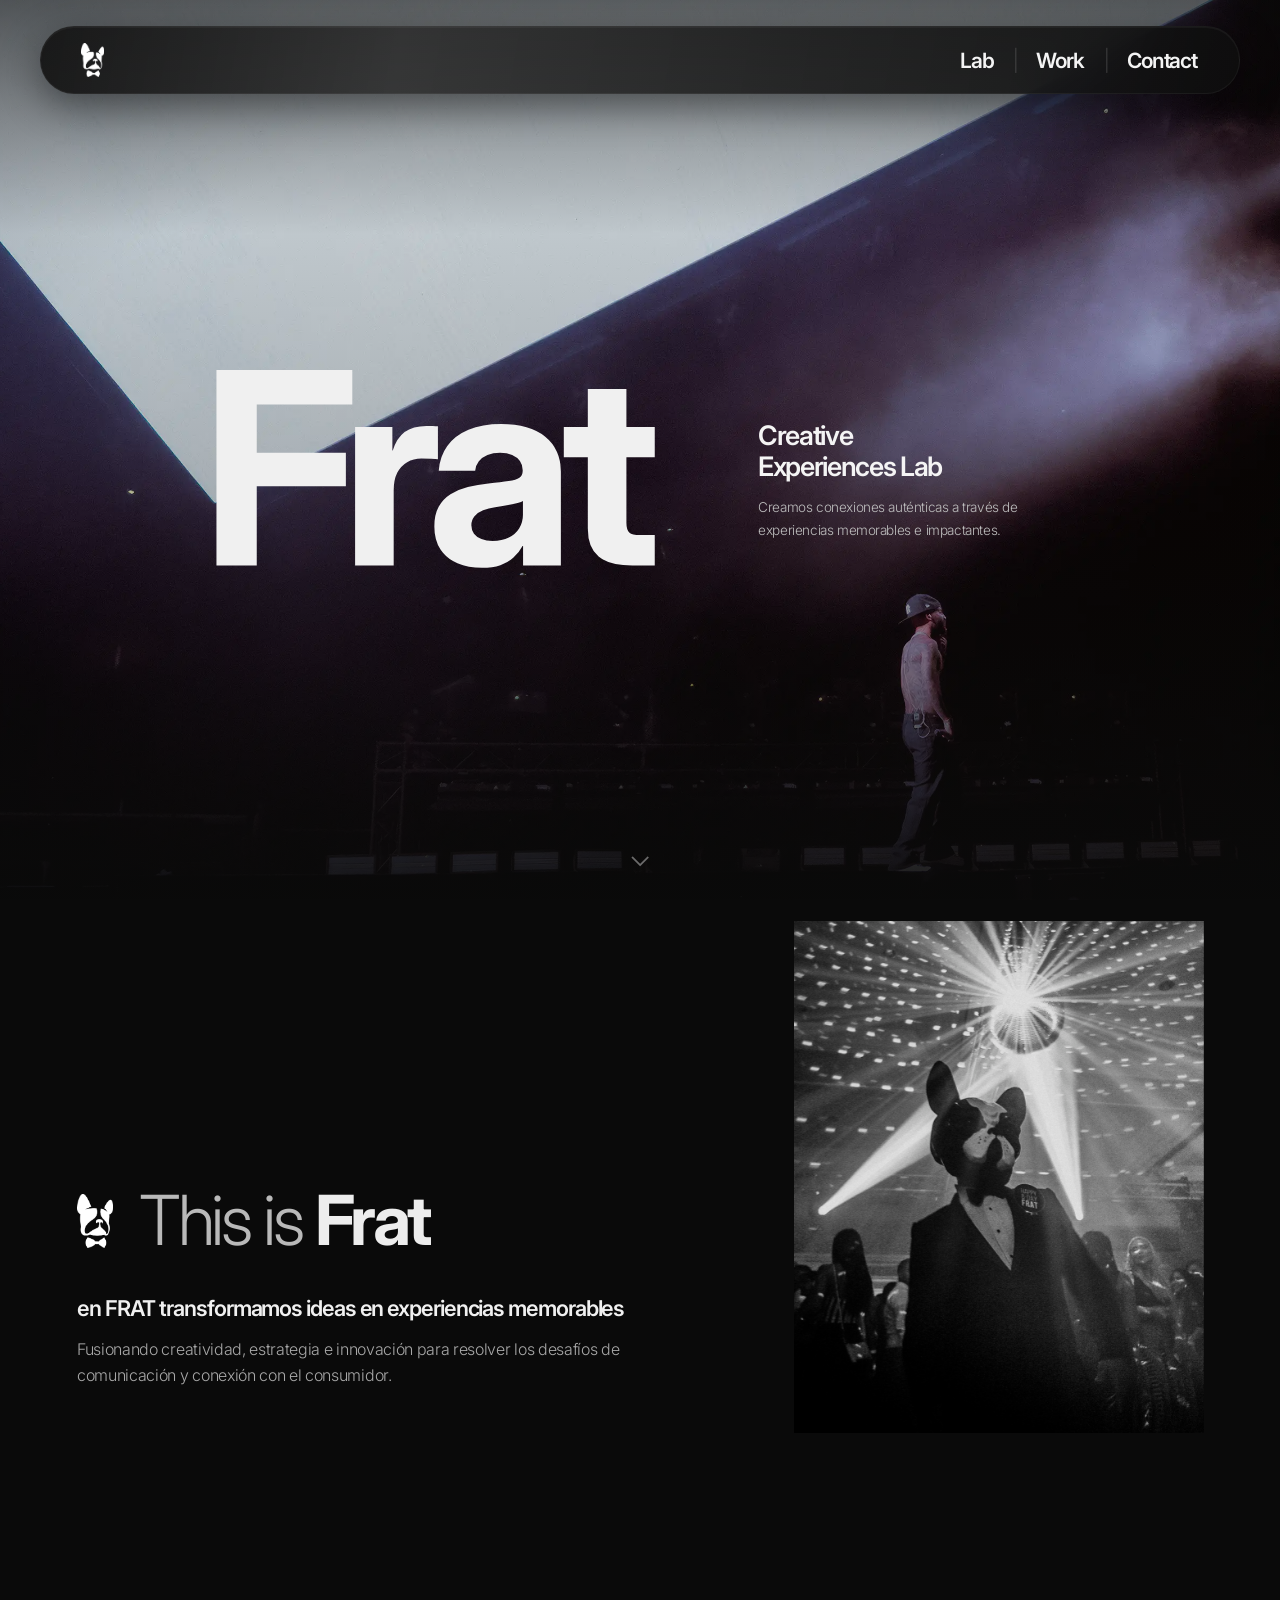
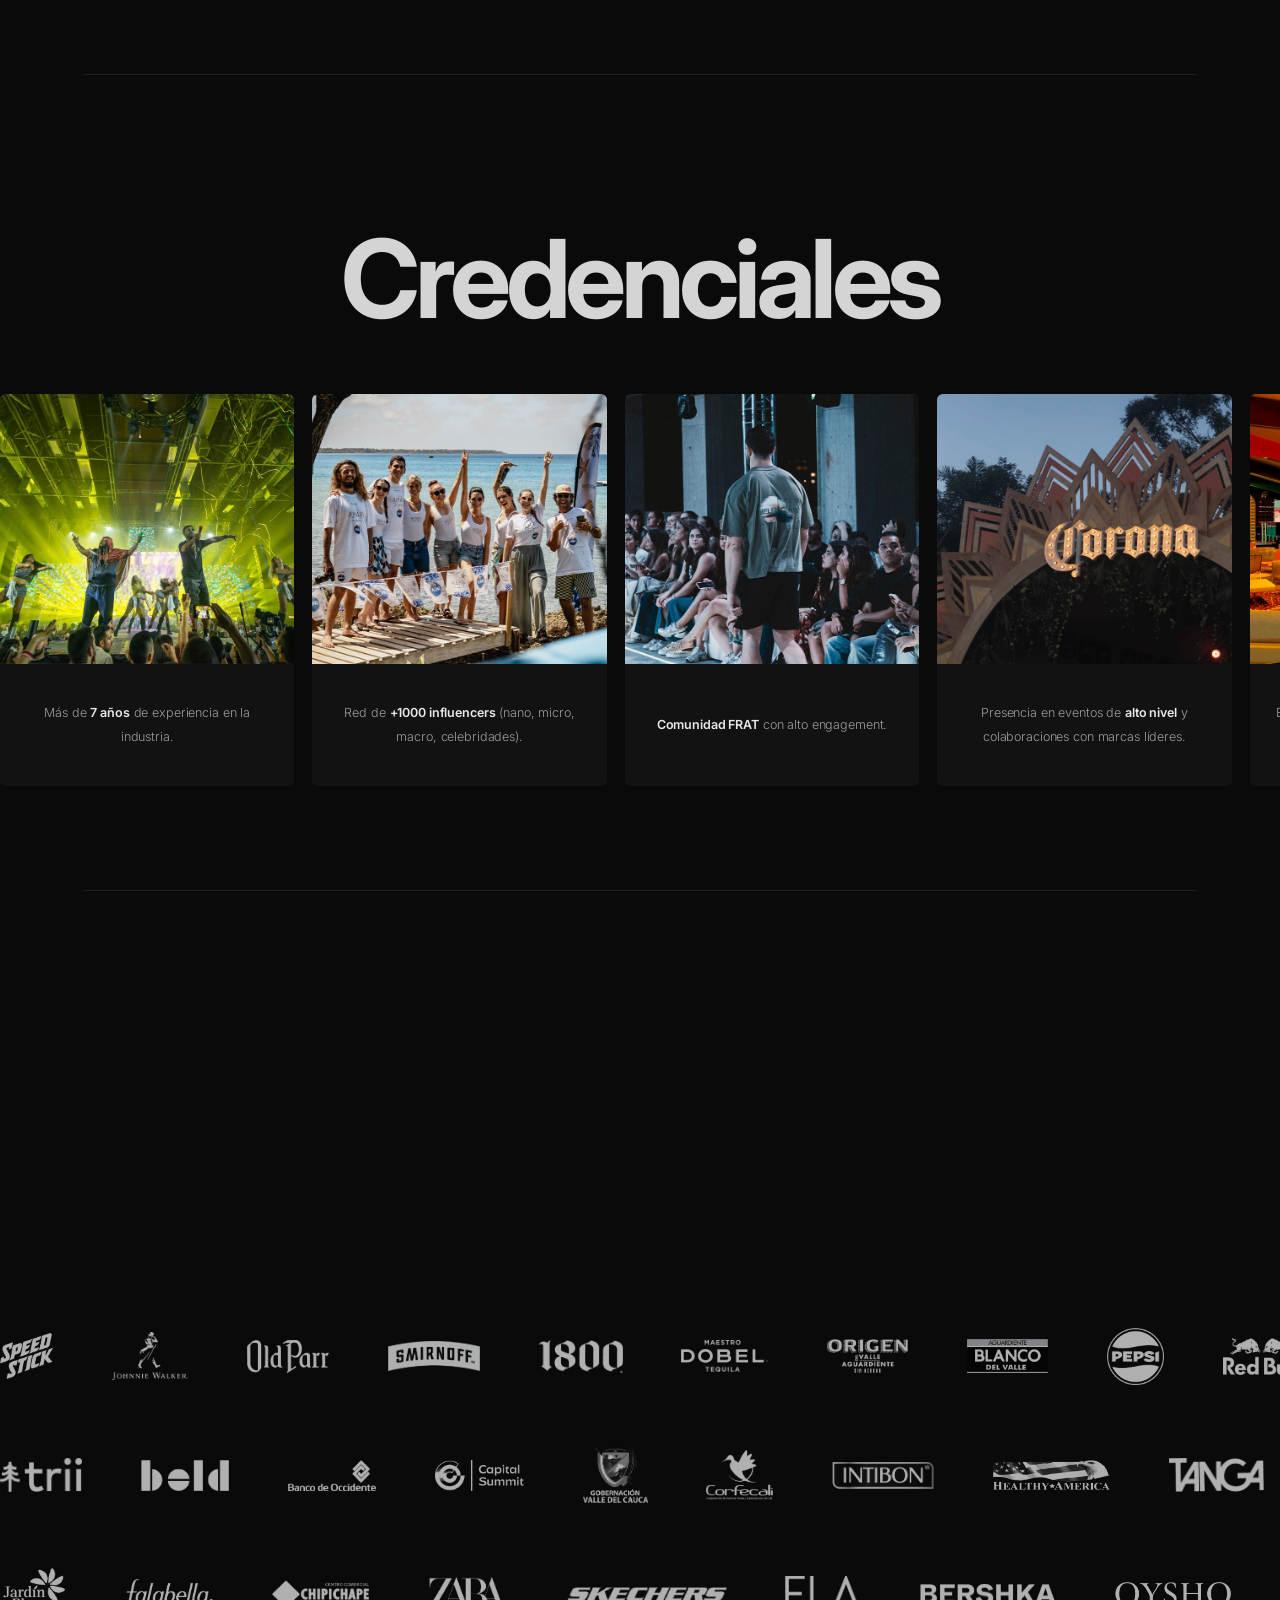
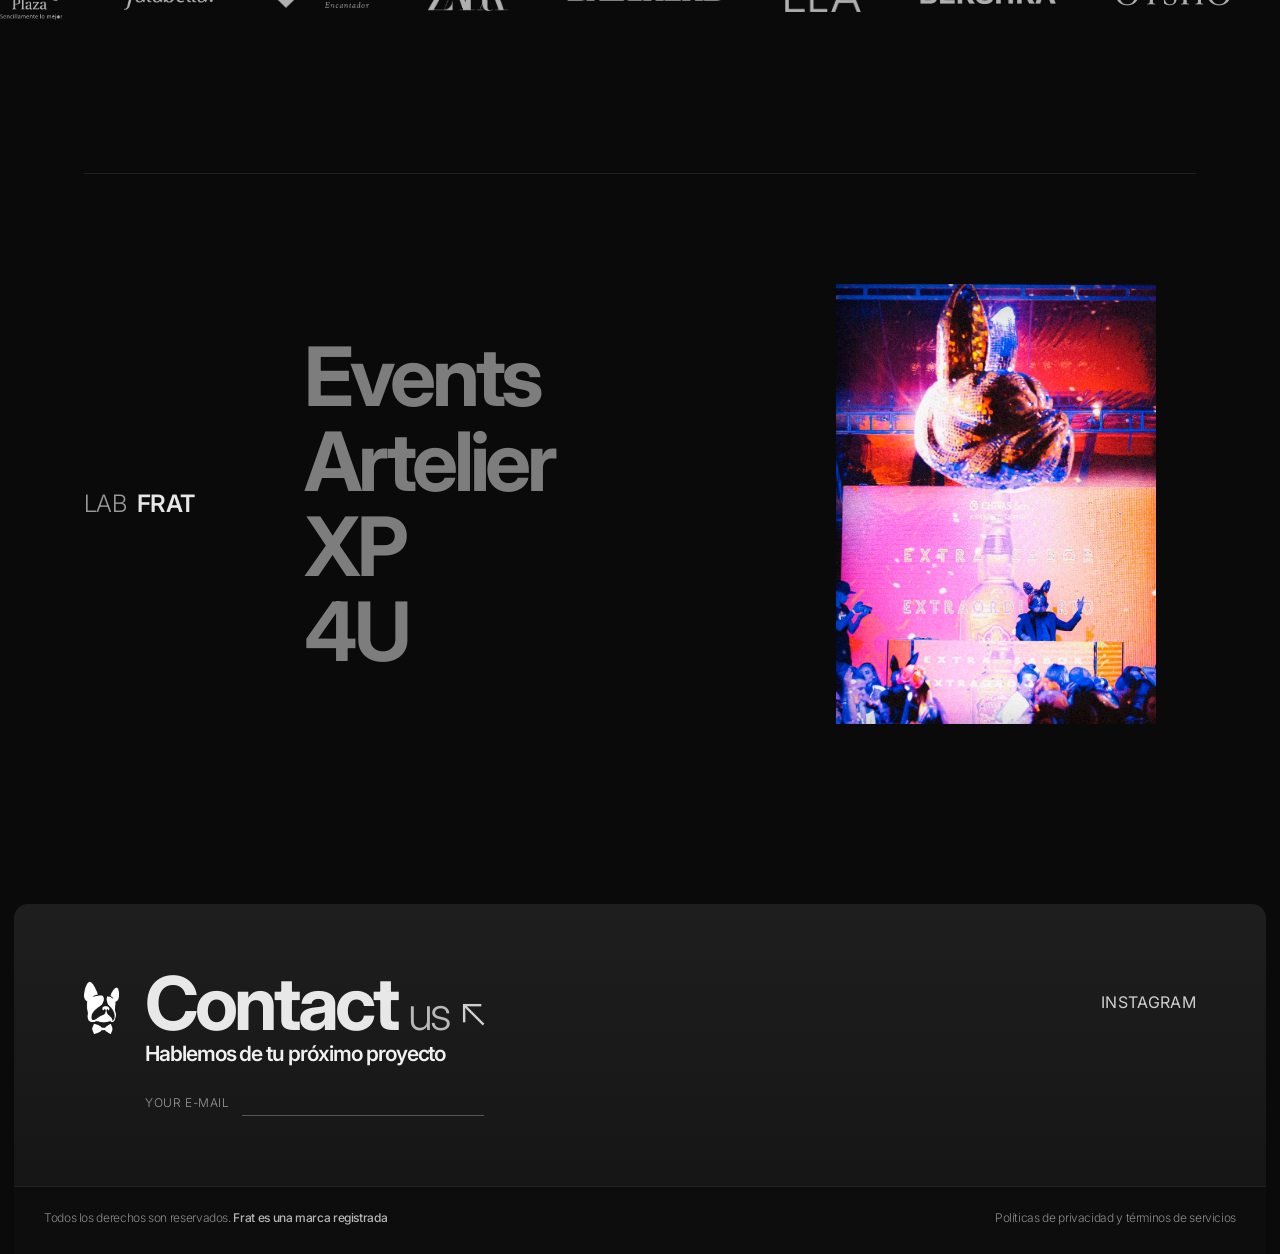
<file: index.html>
<!DOCTYPE html>
<html lang="es">
<head>
<meta charset="UTF-8" />
<meta name="viewport" content="width=device-width, initial-scale=1.0" />
<title>FRAT — Creative Experiences Lab</title>
<link rel="preconnect" href="https://fonts.googleapis.com" />
<link rel="preconnect" href="https://fonts.gstatic.com" crossorigin />
<link href="https://fonts.googleapis.com/css2?family=Playfair+Display:ital,wght@1,500;1,600&display=swap" rel="stylesheet" />
<link rel="stylesheet" href="styles.css" />
</head>
<body>

  <!-- ================================================================
       TOP NAVIGATION BAR
       En Home, el logo (perrito) abre el menú fullscreen.
       ================================================================ -->
  <header class="topbar over">
    <div class="barpill">
      <!-- LOGO FRAT — topbar (assets/logo-white.png) -->
      <a href="#" class="brandlogo" aria-label="Abrir menú">
        <img src="assets/logo-white.png" alt="FRAT" />
      </a>
      <nav class="navlinks">
        <a href="lab.html">Lab</a><span class="sep">|</span>
        <a href="work.html">Work</a><span class="sep">|</span>
        <a href="contact.html">Contact</a>
      </nav>
      <button class="menu-btn" aria-label="Abrir menú">Menu</button>
    </div>
  </header>


  <!-- ================================================================
       MENÚ FULLSCREEN  (ref: WEB_home_menu)
       ================================================================ -->
  <div class="menu-fullscreen" aria-hidden="true">
    <button class="menu-catcher" aria-label="Cerrar menú" tabindex="-1"></button>

    <div class="menu-left">
      <div class="top">
        <!-- LOGO FRAT — menú fullscreen (se ve negro vía CSS filter) -->
        <img src="assets/logo-white.png" alt="FRAT" class="logo-img" />
        <button class="close-btn">CLOSE</button>
      </div>

      <nav class="menu-nav">
        <div class="block">
          <div class="m-item">
            <span class="num">01</span>
            <a href="lab.html" class="t">Lab</a>
          </div>
          <div class="m-sub">
            <a href="lab-events.html">Events</a>
            <a href="lab-artelier.html">Artelier</a>
            <a href="lab-4u.html">4U</a>
            <a href="lab-xp.html">XP</a>
          </div>
        </div>
        <div class="block">
          <div class="m-item">
            <span class="num">02</span>
            <a href="work.html" class="t">Work</a>
          </div>
        </div>
        <div class="block">
          <div class="m-item">
            <span class="num">03</span>
            <a href="contact.html" class="t">Contact</a>
          </div>
        </div>
      </nav>

      <div class="social-row">
        <a href="#">INSTAGRAM</a> <span>|</span>
        <a href="#">FACEBOOK</a> <span>|</span>
        <a href="#">LINKEDIN</a>
      </div>
    </div>
  </div>


  <!-- ================================================================
       HERO PRINCIPAL  (ref: WEB_home) — capas con parallax
       ================================================================ -->
  <section class="home-hero">
    <!-- IMAGEN FONDO HERO — assets/imgs/home/fondo_home_1.webp -->
    <div class="bg" style="background-image:url('assets/imgs/home/fondo_home_1.webp')"></div>

    <!-- Lockup unificado: wordmark serif + tagline -->
    <div class="hero-lockup">
      <div class="giant">Frat</div>
      <div class="tagline">
        <h2>Creative<br>Experiences Lab</h2>
        <p>Creamos conexiones auténticas a través de experiencias memorables e impactantes.</p>
      </div>
    </div>

    <a href="#this" class="chev-link">⌄</a>
  </section>


  <!-- ================================================================
       THIS IS FRAT — manifiesto split (42% contenido / 58% imagen)
       ================================================================ -->
  <section class="this-frat" id="this">
    <div class="tf-content">
      <div class="head">
        <!-- LOGO THIS IS FRAT (assets/logo-white.png) -->
        <img src="assets/logo-white.png" alt="FRAT" class="logo-img" />
        <h2>This is <b>Frat</b></h2>
      </div>
      <p class="lead-strong">en FRAT transformamos ideas en experiencias memorables</p>
      <p class="lead-sub">Fusionando creatividad, estrategia e innovación para resolver los desafíos de comunicación y conexión con el consumidor.</p>
    </div>
    <div class="tf-media">
      <!-- IMAGEN THIS IS FRAT — assets/imgs/home/this-is-frat.webp (V 4:5) -->
      <img class="img" src="assets/imgs/home/this-is-frat.webp" alt="This is Frat" loading="lazy" />
    </div>
  </section>

  <div class="wrap"><div class="divider"></div></div>


  <!-- ================================================================
       CREDENCIALES — carrusel infinito (pausa al hover)
       ================================================================ -->
  <section class="section" style="padding-bottom:50px;">
    <h2 class="cred-title">Credenciales</h2>
    <div class="cred-strip">
      <div class="marquee cred-marquee" data-marquee data-speed="46">
        <div class="mq-track">
          <!-- IMAGEN CREDENCIAL 01 -->
          <div class="cred-card">
            <img class="img" src="assets/imgs/home/credencial-01.webp" alt="Credencial 01" loading="lazy" />
            <p><span>Más de <b>7 años</b> de experiencia en la industria.</span></p>
          </div>
          <!-- IMAGEN CREDENCIAL 02 -->
          <div class="cred-card">
            <img class="img" src="assets/imgs/home/credencial-02.webp" alt="Credencial 02" loading="lazy" />
            <p><span>Red de <b>+1000 influencers</b> (nano, micro, macro, celebridades).</span></p>
          </div>
          <!-- IMAGEN CREDENCIAL 03 -->
          <div class="cred-card">
            <img class="img" src="assets/imgs/home/credencial-03.webp" alt="Credencial 03" loading="lazy" />
            <p><span><b>Comunidad FRAT</b> con alto engagement.</span></p>
          </div>
          <!-- IMAGEN CREDENCIAL 04 -->
          <div class="cred-card">
            <img class="img" src="assets/imgs/home/credencial-04.webp" alt="Credencial 04" loading="lazy" />
            <p><span>Presencia en eventos de <b>alto nivel</b> y colaboraciones con marcas líderes.</span></p>
          </div>
          <!-- IMAGEN CREDENCIAL 05 -->
          <div class="cred-card">
            <img class="img" src="assets/imgs/home/credencial-05.webp" alt="Credencial 05" loading="lazy" />
            <p><span>Especialistas en activaciones que integran <b>creatividad, tecnología y estrategia.</b></span></p>
          </div>
        </div>
      </div>
    </div>
  </section>

  <div class="wrap"><div class="divider"></div></div>


  <!-- ================================================================
       FRIENDS & FAMILY — muro de marcas vivo (3 filas infinitas)

       SISTEMA DE LOGOS · 74 marcas en 3 carruseles por categoría:
         Fila 1 → CONSUMO (consumo masivo / F&B)        · 18 logos
         Fila 2 → CORPORACIONES (corporativo/institucional) · 43 logos
         Fila 3 → RETAIL (retail y experiencias)         · 13 logos
       Assets en assets/brands/<CATEGORIA>/Recurso NNN.webp
       Para añadir/quitar una marca: agregar/eliminar su <span class="brand-slot">.
       El carrusel, los hovers y el responsive se ajustan solos (app.js).
       ================================================================ -->
  <section class="ff-wall">
    <div class="wrap ff-head">
      <p class="ff-kicker">+70 marcas que confían en la cultura FRAT</p>
      <h2><b>Friends</b><br>&amp; Family</h2>
    </div>

    <!-- Fila 1 → izquierda · CONSUMO (F&B) -->
    <div class="marquee brand-row" data-marquee data-speed="64">
      <div class="mq-track">
        <span class="brand-slot"><img src="assets/brands/CONSUMO/Recurso%20133.webp" alt="" loading="lazy" /></span>
        <span class="brand-slot"><img src="assets/brands/CONSUMO/Recurso%20154.webp" alt="" loading="lazy" /></span>
        <span class="brand-slot"><img src="assets/brands/CONSUMO/Recurso%20155.webp" alt="" loading="lazy" /></span>
        <span class="brand-slot"><img src="assets/brands/CONSUMO/Recurso%20156.webp" alt="" loading="lazy" /></span>
        <span class="brand-slot"><img src="assets/brands/CONSUMO/Recurso%20157.webp" alt="" loading="lazy" /></span>
        <span class="brand-slot"><img src="assets/brands/CONSUMO/Recurso%20158.webp" alt="" loading="lazy" /></span>
        <span class="brand-slot"><img src="assets/brands/CONSUMO/Recurso%20159.webp" alt="" loading="lazy" /></span>
        <span class="brand-slot"><img src="assets/brands/CONSUMO/Recurso%20160.webp" alt="" loading="lazy" /></span>
        <span class="brand-slot"><img src="assets/brands/CONSUMO/Recurso%20161.webp" alt="" loading="lazy" /></span>
        <span class="brand-slot"><img src="assets/brands/CONSUMO/Recurso%20162.webp" alt="" loading="lazy" /></span>
        <span class="brand-slot"><img src="assets/brands/CONSUMO/Recurso%20163.webp" alt="" loading="lazy" /></span>
        <span class="brand-slot"><img src="assets/brands/CONSUMO/Recurso%20164.webp" alt="" loading="lazy" /></span>
        <span class="brand-slot"><img src="assets/brands/CONSUMO/Recurso%20165.webp" alt="" loading="lazy" /></span>
        <span class="brand-slot"><img src="assets/brands/CONSUMO/Recurso%20166.webp" alt="" loading="lazy" /></span>
        <span class="brand-slot"><img src="assets/brands/CONSUMO/Recurso%20167.webp" alt="" loading="lazy" /></span>
        <span class="brand-slot"><img src="assets/brands/CONSUMO/Recurso%20177.webp" alt="" loading="lazy" /></span>
        <span class="brand-slot"><img src="assets/brands/CONSUMO/Recurso%20178.webp" alt="" loading="lazy" /></span>
        <span class="brand-slot"><img src="assets/brands/CONSUMO/Recurso%20182.webp" alt="" loading="lazy" /></span>
      </div>
    </div>

    <!-- Fila 2 → derecha · CORPORACIONES (corporativo / institucional) -->
    <div class="marquee brand-row" data-marquee data-speed="86" data-reverse>
      <div class="mq-track">
        <span class="brand-slot"><img src="assets/brands/CORPORACIONES/Recurso%20112.webp" alt="" loading="lazy" /></span>
        <span class="brand-slot"><img src="assets/brands/CORPORACIONES/Recurso%20113.webp" alt="" loading="lazy" /></span>
        <span class="brand-slot"><img src="assets/brands/CORPORACIONES/Recurso%20114.webp" alt="" loading="lazy" /></span>
        <span class="brand-slot"><img src="assets/brands/CORPORACIONES/Recurso%20118.webp" alt="" loading="lazy" /></span>
        <span class="brand-slot"><img src="assets/brands/CORPORACIONES/Recurso%20119.webp" alt="" loading="lazy" /></span>
        <span class="brand-slot"><img src="assets/brands/CORPORACIONES/Recurso%20120.webp" alt="" loading="lazy" /></span>
        <span class="brand-slot"><img src="assets/brands/CORPORACIONES/Recurso%20121.webp" alt="" loading="lazy" /></span>
        <span class="brand-slot"><img src="assets/brands/CORPORACIONES/Recurso%20122.webp" alt="" loading="lazy" /></span>
        <span class="brand-slot"><img src="assets/brands/CORPORACIONES/Recurso%20123.webp" alt="" loading="lazy" /></span>
        <span class="brand-slot"><img src="assets/brands/CORPORACIONES/Recurso%20124.webp" alt="" loading="lazy" /></span>
        <span class="brand-slot"><img src="assets/brands/CORPORACIONES/Recurso%20125.webp" alt="" loading="lazy" /></span>
        <span class="brand-slot"><img src="assets/brands/CORPORACIONES/Recurso%20126.webp" alt="" loading="lazy" /></span>
        <span class="brand-slot"><img src="assets/brands/CORPORACIONES/Recurso%20127.webp" alt="" loading="lazy" /></span>
        <span class="brand-slot"><img src="assets/brands/CORPORACIONES/Recurso%20128.webp" alt="" loading="lazy" /></span>
        <span class="brand-slot"><img src="assets/brands/CORPORACIONES/Recurso%20129.webp" alt="" loading="lazy" /></span>
        <span class="brand-slot"><img src="assets/brands/CORPORACIONES/Recurso%20130.webp" alt="" loading="lazy" /></span>
        <span class="brand-slot"><img src="assets/brands/CORPORACIONES/Recurso%20131.webp" alt="" loading="lazy" /></span>
        <span class="brand-slot"><img src="assets/brands/CORPORACIONES/Recurso%20132.webp" alt="" loading="lazy" /></span>
        <span class="brand-slot"><img src="assets/brands/CORPORACIONES/Recurso%20134.webp" alt="" loading="lazy" /></span>
        <span class="brand-slot"><img src="assets/brands/CORPORACIONES/Recurso%20135.webp" alt="" loading="lazy" /></span>
        <span class="brand-slot"><img src="assets/brands/CORPORACIONES/Recurso%20136.webp" alt="" loading="lazy" /></span>
        <span class="brand-slot"><img src="assets/brands/CORPORACIONES/Recurso%20137.webp" alt="" loading="lazy" /></span>
        <span class="brand-slot"><img src="assets/brands/CORPORACIONES/Recurso%20138.webp" alt="" loading="lazy" /></span>
        <span class="brand-slot"><img src="assets/brands/CORPORACIONES/Recurso%20139.webp" alt="" loading="lazy" /></span>
        <span class="brand-slot"><img src="assets/brands/CORPORACIONES/Recurso%20140.webp" alt="" loading="lazy" /></span>
        <span class="brand-slot"><img src="assets/brands/CORPORACIONES/Recurso%20141.webp" alt="" loading="lazy" /></span>
        <span class="brand-slot"><img src="assets/brands/CORPORACIONES/Recurso%20142.webp" alt="" loading="lazy" /></span>
        <span class="brand-slot"><img src="assets/brands/CORPORACIONES/Recurso%20143.webp" alt="" loading="lazy" /></span>
        <span class="brand-slot"><img src="assets/brands/CORPORACIONES/Recurso%20144.webp" alt="" loading="lazy" /></span>
        <span class="brand-slot"><img src="assets/brands/CORPORACIONES/Recurso%20145.webp" alt="" loading="lazy" /></span>
        <span class="brand-slot"><img src="assets/brands/CORPORACIONES/Recurso%20146.webp" alt="" loading="lazy" /></span>
        <span class="brand-slot"><img src="assets/brands/CORPORACIONES/Recurso%20147.webp" alt="" loading="lazy" /></span>
        <span class="brand-slot"><img src="assets/brands/CORPORACIONES/Recurso%20148.webp" alt="" loading="lazy" /></span>
        <span class="brand-slot"><img src="assets/brands/CORPORACIONES/Recurso%20149.webp" alt="" loading="lazy" /></span>
        <span class="brand-slot"><img src="assets/brands/CORPORACIONES/Recurso%20150.webp" alt="" loading="lazy" /></span>
        <span class="brand-slot"><img src="assets/brands/CORPORACIONES/Recurso%20151.webp" alt="" loading="lazy" /></span>
        <span class="brand-slot"><img src="assets/brands/CORPORACIONES/Recurso%20152.webp" alt="" loading="lazy" /></span>
        <span class="brand-slot"><img src="assets/brands/CORPORACIONES/Recurso%20153.webp" alt="" loading="lazy" /></span>
        <span class="brand-slot"><img src="assets/brands/CORPORACIONES/Recurso%20179.webp" alt="" loading="lazy" /></span>
        <span class="brand-slot"><img src="assets/brands/CORPORACIONES/Recurso%20180.webp" alt="" loading="lazy" /></span>
        <span class="brand-slot"><img src="assets/brands/CORPORACIONES/Recurso%20183.webp" alt="" loading="lazy" /></span>
        <span class="brand-slot"><img src="assets/brands/CORPORACIONES/Recurso%20184.webp" alt="" loading="lazy" /></span>
        <span class="brand-slot"><img src="assets/brands/CORPORACIONES/Recurso%20185.webp" alt="" loading="lazy" /></span>
      </div>
    </div>

    <!-- Fila 3 → izquierda · RETAIL (retail y experiencias) -->
    <div class="marquee brand-row" data-marquee data-speed="58">
      <div class="mq-track">
        <span class="brand-slot"><img src="assets/brands/RETAIL/Recurso%20115.webp" alt="" loading="lazy" /></span>
        <span class="brand-slot"><img src="assets/brands/RETAIL/Recurso%20116.webp" alt="" loading="lazy" /></span>
        <span class="brand-slot"><img src="assets/brands/RETAIL/Recurso%20117.webp" alt="" loading="lazy" /></span>
        <span class="brand-slot"><img src="assets/brands/RETAIL/Recurso%20168.webp" alt="" loading="lazy" /></span>
        <span class="brand-slot"><img src="assets/brands/RETAIL/Recurso%20169.webp" alt="" loading="lazy" /></span>
        <span class="brand-slot"><img src="assets/brands/RETAIL/Recurso%20170.webp" alt="" loading="lazy" /></span>
        <span class="brand-slot"><img src="assets/brands/RETAIL/Recurso%20171.webp" alt="" loading="lazy" /></span>
        <span class="brand-slot"><img src="assets/brands/RETAIL/Recurso%20172.webp" alt="" loading="lazy" /></span>
        <span class="brand-slot"><img src="assets/brands/RETAIL/Recurso%20174.webp" alt="" loading="lazy" /></span>
        <span class="brand-slot"><img src="assets/brands/RETAIL/Recurso%20175.webp" alt="" loading="lazy" /></span>
        <span class="brand-slot"><img src="assets/brands/RETAIL/Recurso%20176.webp" alt="" loading="lazy" /></span>
        <span class="brand-slot"><img src="assets/brands/RETAIL/Recurso%20181.webp" alt="" loading="lazy" /></span>
        <span class="brand-slot"><img src="assets/brands/RETAIL/Recurso%20186.webp" alt="" loading="lazy" /></span>
      </div>
    </div>
  </section>

  <div class="wrap"><div class="divider"></div></div>


  <!-- ================================================================
       LAB FRAT
       ================================================================ -->
  <section class="wrap labfrat">
    <div class="label">LAB <b>FRAT</b></div>

    <!-- Al pasar el cursor sobre un servicio se actualiza la imagen del
         contenedor de la derecha; al salir vuelve la imagen por defecto.
         Ningún servicio queda seleccionado por defecto. -->
    <div class="list">
      <a href="lab-events.html"   data-svc="events">Events</a>
      <a href="lab-artelier.html" data-svc="artelier">Artelier</a>
      <a href="lab-xp.html"       data-svc="xp">XP</a>
      <a href="lab-4u.html"       data-svc="4u">4U</a>
    </div>

    <!-- ÁREA DE PREVIEW LAB FRAT — único contenedor de imagen (derecha).
         El hover de cada servicio activa su capa; al salir vuelve la default.
         Para usar fotos reales, sustituir el src de cada <img> por el asset
         final (el placeholder se oculta solo cuando la imagen carga). -->
    <div class="labfrat-preview img" data-lf-preview>
      <!-- DEFAULT IMAGE - LAB FRAT -->
      <figure class="lf-slide is-active" data-svc="default">
        <img src="assets/imgs/home/labfrat-default.webp" alt="Lab Frat" onerror="this.remove()" />
        <span class="ph" data-label="Imagen lab frat"></span>
      </figure>
      <!-- IMAGE: EVENTS -->
      <figure class="lf-slide" data-svc="events">
        <img src="assets/imgs/home/labfrat-events.webp" alt="Frat Events" onerror="this.remove()" />
        <span class="ph" data-label="Preview Events"></span>
      </figure>
      <!-- IMAGE: ARTELIER -->
      <figure class="lf-slide" data-svc="artelier">
        <img src="assets/imgs/home/labfrat-artelier.webp" alt="Frat Artelier" onerror="this.remove()" />
        <span class="ph" data-label="Preview Artelier"></span>
      </figure>
      <!-- IMAGE: XP -->
      <figure class="lf-slide" data-svc="xp">
        <img src="assets/imgs/home/labfrat-xp.webp" alt="Frat XP" onerror="this.remove()" />
        <span class="ph" data-label="Preview XP"></span>
      </figure>
      <!-- IMAGE: 4U -->
      <figure class="lf-slide" data-svc="4u">
        <img src="assets/imgs/home/labfrat-4u.webp" alt="Frat 4U" onerror="this.remove()" />
        <span class="ph" data-label="Preview 4U"></span>
      </figure>
    </div>
  </section>


  <!-- ================================================================
       CONTACT FOOTER  (banda gris + fila legal)
       ================================================================ -->
  <footer class="contact-foot">
    <div class="band">
      <div class="c-main">
        <!-- LOGO FRAT — footer -->
        <img src="assets/logo-white.png" alt="FRAT" class="logo-img" />
        <div>
          <h2>Contact <span class="thin">us</span> <span class="arr">↖</span></h2>
          <p class="sub">Hablemos de tu próximo proyecto</p>
          <label class="mail">
            <span>YOUR E-MAIL</span>
            <input class="line" type="email" placeholder="" />
          </label>
        </div>
      </div>
      <a class="social-link" href="#">INSTAGRAM</a>
    </div>
    <div class="legal">
      <span>Todos los derechos son reservados. <b>Frat es una marca registrada</b></span>
      <span>Políticas de privacidad y términos de servicios</span>
    </div>
  </footer>

  <script src="app.js"></script>
</body>
</html>
</file>
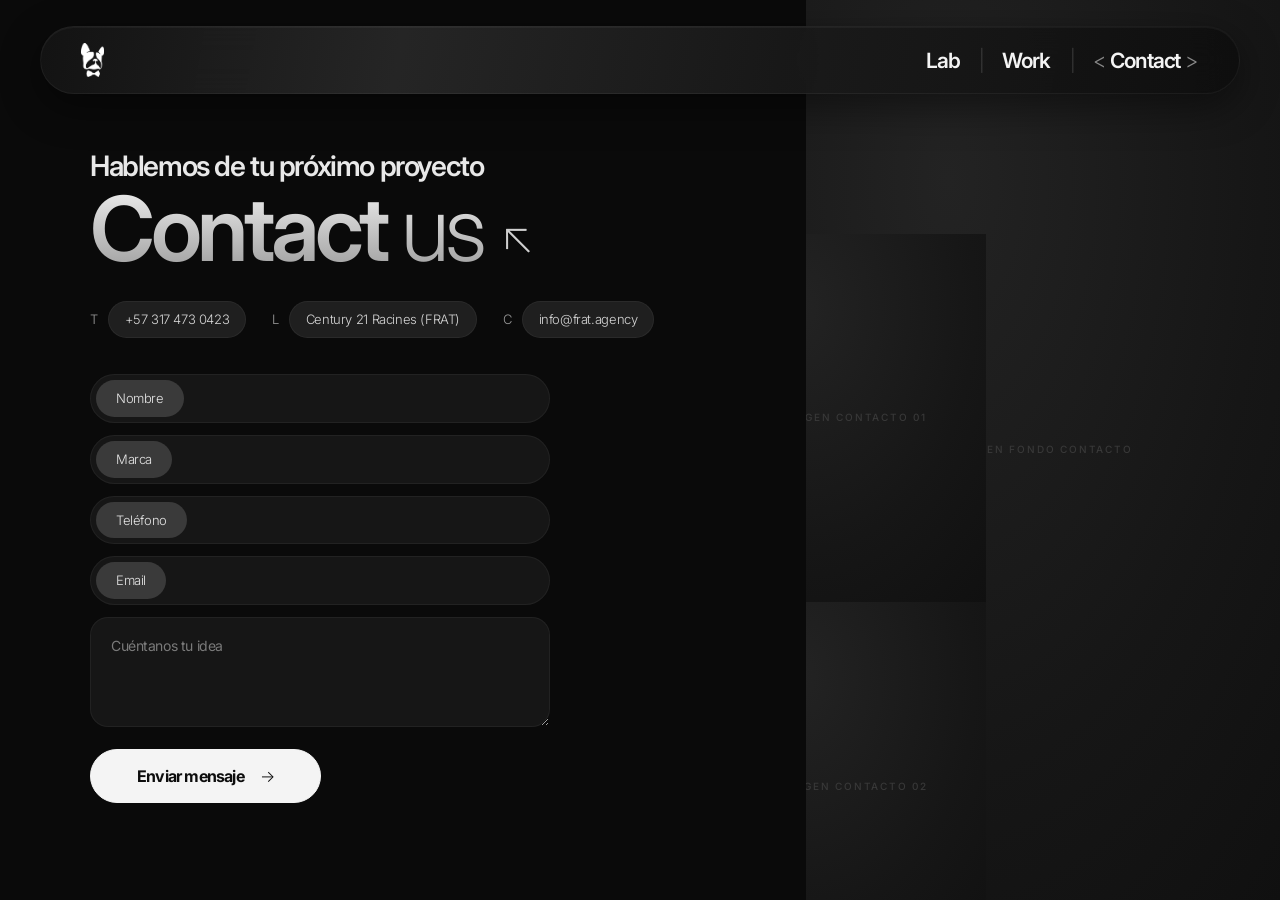
<file: contact.html>
<!DOCTYPE html>
<html lang="es">
<head>
<meta charset="UTF-8" />
<meta name="viewport" content="width=device-width, initial-scale=1.0" />
<title>FRAT — Contact</title>
<link rel="stylesheet" href="styles.css" />
</head>
<body>

  <header class="topbar over">
    <div class="barpill">
      <!-- LOGO FRAT — topbar -->
      <a href="index.html" class="brandlogo"><img src="assets/logo-white.png" alt="FRAT" /></a>
      <nav class="navlinks">
        <a href="lab.html">Lab</a><span class="sep">|</span>
        <a href="work.html">Work</a><span class="sep">|</span>
        <a href="contact.html" class="active">Contact</a>
      </nav>
      <button class="menu-btn" aria-label="Abrir menú">Menu</button>
    </div>
  </header>

  <div class="menu-fullscreen" aria-hidden="true">
    <button class="menu-catcher" aria-label="Cerrar menú" tabindex="-1"></button>
    <div class="menu-left">
      <div class="top">
        <!-- LOGO FRAT — menú fullscreen -->
        <img src="assets/logo-white.png" alt="FRAT" class="logo-img" />
        <button class="close-btn">CLOSE</button>
      </div>
      <nav class="menu-nav">
        <div class="block">
          <div class="m-item"><span class="num">01</span><a href="lab.html" class="t">Lab</a></div>
          <div class="m-sub">
            <a href="lab-events.html">Events</a>
            <a href="lab-artelier.html">Artelier</a>
            <a href="lab-4u.html">4U</a>
            <a href="lab-xp.html">XP</a>
          </div>
        </div>
        <div class="block"><div class="m-item"><span class="num">02</span><a href="work.html" class="t">Work</a></div></div>
        <div class="block"><div class="m-item"><span class="num">03</span><a href="contact.html" class="t">Contact</a></div></div>
      </nav>
      <div class="social-row">
        <a href="#">INSTAGRAM</a> <span>|</span>
        <a href="#">FACEBOOK</a> <span>|</span>
        <a href="#">LINKEDIN</a>
      </div>
    </div>
  </div>


  <!-- ================================================================
       CONTACT  (ref: WEB_Contact — split 63/37 con columna foto)
       ================================================================ -->
  <section class="contact-split">

    <div class="c-left">
      <p class="kicker">Hablemos de tu próximo proyecto</p>
      <h1 class="c-title">Contact <span class="thin">us</span> <span class="arr">↖</span></h1>

      <div class="c-meta">
        <span class="cm"><span class="k">T</span><span class="pill">+57 317 473 0423</span></span>
        <span class="cm"><span class="k">L</span><span class="pill">Century 21 Racines (FRAT)</span></span>
        <span class="cm"><span class="k">C</span><span class="pill">info@frat.agency</span></span>
      </div>

      <form class="c-form" action="#" method="post">
        <div class="frow">
          <span class="flabel">Nombre</span>
          <input type="text" name="nombre" autocomplete="name" />
        </div>
        <div class="frow">
          <span class="flabel">Marca</span>
          <input type="text" name="marca" autocomplete="organization" />
        </div>
        <div class="frow">
          <span class="flabel">Teléfono</span>
          <input type="tel" name="telefono" autocomplete="tel" />
        </div>
        <div class="frow">
          <span class="flabel">Email</span>
          <input type="email" name="email" autocomplete="email" />
        </div>
        <textarea class="farea" name="idea" placeholder="Cuéntanos tu idea" aria-label="Cuéntanos tu idea"></textarea>

        <!-- Acción final: jerarquía por peso/escala/borde, sin color de marca -->
        <button type="submit" class="fsubmit">
          <span class="fs-label">Enviar mensaje</span>
          <span class="ar" aria-hidden="true">→</span>
        </button>
      </form>
    </div>

    <div class="c-right">
      <!-- IMAGEN FONDO CONTACTO — luces bokeh cálidas / cabina DJ -->
      <div class="ph bgph" data-label="Imagen fondo contacto"></div>
      <div class="stack">
        <!-- IMAGEN CONTACTO 01 — bola disco (portrait) -->
        <div class="ph" data-label="Imagen contacto 01"></div>
        <!-- IMAGEN CONTACTO 02 — activación de marca (portrait) -->
        <div class="ph" data-label="Imagen contacto 02"></div>
      </div>
    </div>

  </section>

  <script src="app.js"></script>
</body>
</html>
</file>
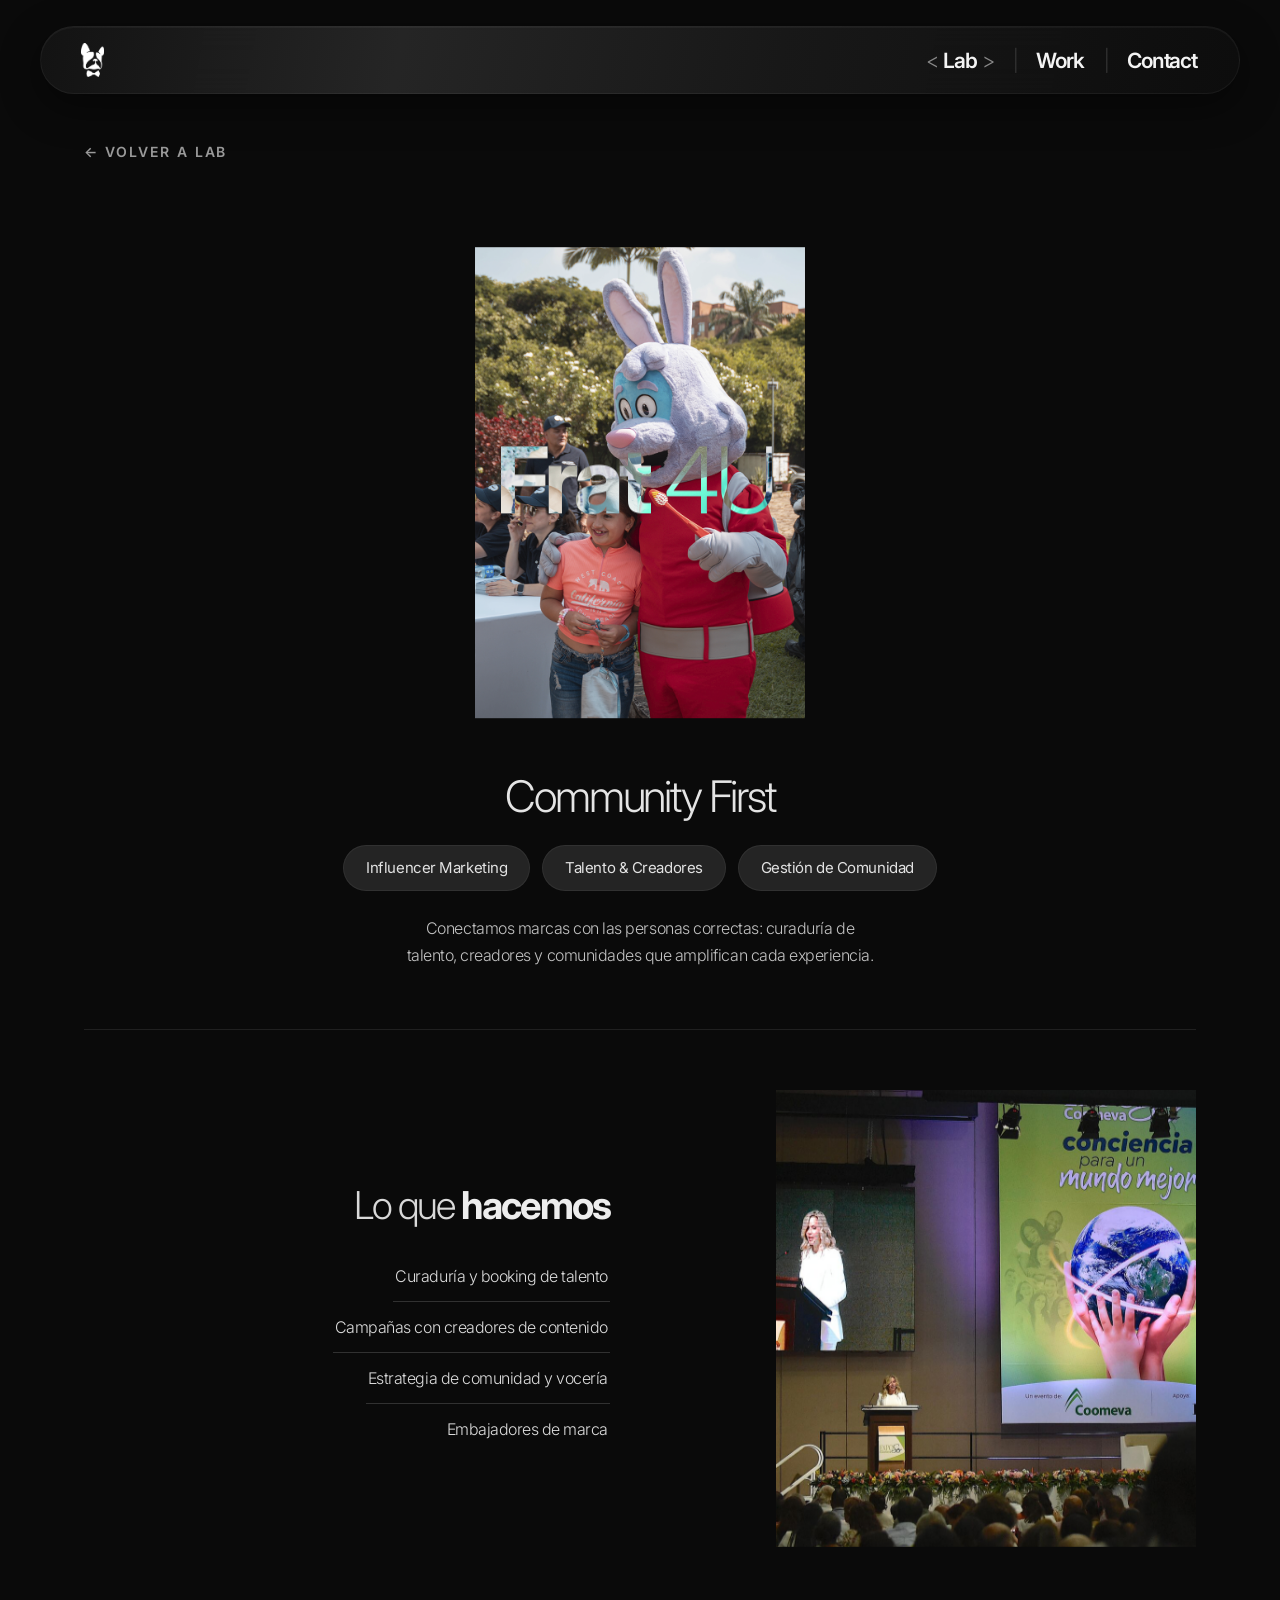
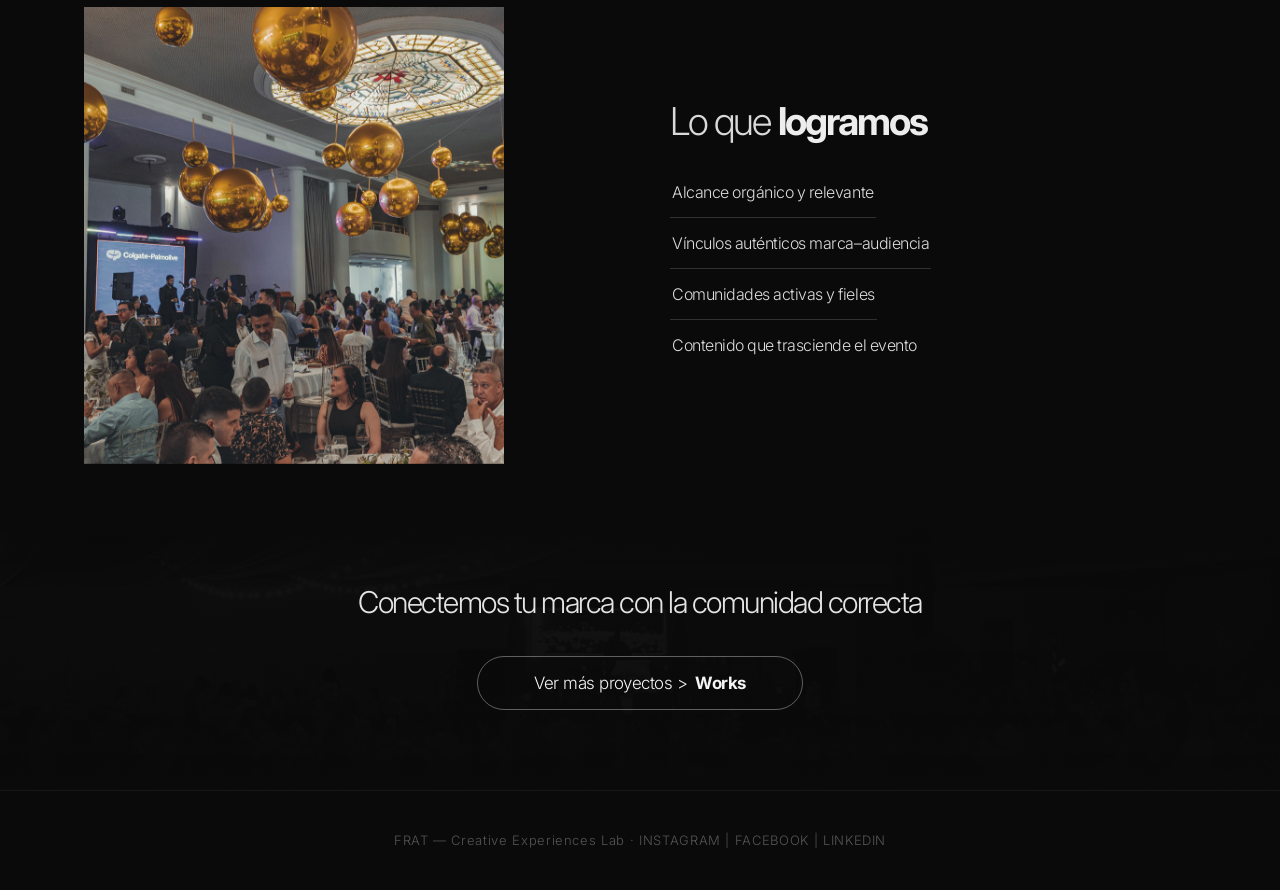
<file: lab-4u.html>
<!DOCTYPE html>
<html lang="es">
<head>
<meta charset="UTF-8" />
<meta name="viewport" content="width=device-width, initial-scale=1.0" />
<title>FRAT — Lab · 4U</title>
<link rel="stylesheet" href="styles.css" />
</head>
<body>

  <header class="topbar">
    <div class="barpill">
      <!-- LOGO FRAT — topbar -->
      <a href="index.html" class="brandlogo"><img src="assets/logo-white.png" alt="FRAT" /></a>
      <nav class="navlinks">
        <a href="lab.html" class="active">Lab</a><span class="sep">|</span>
        <a href="work.html">Work</a><span class="sep">|</span>
        <a href="contact.html">Contact</a>
      </nav>
      <button class="menu-btn" aria-label="Abrir menú">Menu</button>
    </div>
  </header>

  <div class="menu-fullscreen" aria-hidden="true">
    <button class="menu-catcher" aria-label="Cerrar menú" tabindex="-1"></button>
    <div class="menu-left">
      <div class="top">
        <!-- LOGO FRAT — menú fullscreen -->
        <img src="assets/logo-white.png" alt="FRAT" class="logo-img" />
        <button class="close-btn">CLOSE</button>
      </div>
      <nav class="menu-nav">
        <div class="block">
          <div class="m-item"><span class="num">01</span><a href="lab.html" class="t">Lab</a></div>
          <div class="m-sub">
            <a href="lab-events.html">Events</a>
            <a href="lab-artelier.html">Artelier</a>
            <a href="lab-4u.html">4U</a>
            <a href="lab-xp.html">XP</a>
          </div>
        </div>
        <div class="block"><div class="m-item"><span class="num">02</span><a href="work.html" class="t">Work</a></div></div>
        <div class="block"><div class="m-item"><span class="num">03</span><a href="contact.html" class="t">Contact</a></div></div>
      </nav>
      <div class="social-row">
        <a href="#">INSTAGRAM</a> <span>|</span>
        <a href="#">FACEBOOK</a> <span>|</span>
        <a href="#">LINKEDIN</a>
      </div>
    </div>
  </div>


  <!-- ===== FRAT 4U (sin referencia — patrón Artelier) ===== -->
  <div class="lab-back"><a class="back-link" href="lab.html">← VOLVER A LAB</a></div>

  <section class="lab-hero">
    <!-- IMAGEN HERO 4U — assets/imgs/lab-4u/hero.webp -->
    <img class="img" src="assets/imgs/lab-4u/hero.webp" alt="Frat 4U" />
    <h1 class="title"><span class="light">Frat</span> <span class="dim">4U</span></h1>
  </section>

  <div class="wrap lab-intro">
    <h2>Community First</h2>
    <div class="tags">
      <span class="tag">Influencer Marketing</span>
      <span class="tag">Talento &amp; Creadores</span>
      <span class="tag">Gestión de Comunidad</span>
    </div>
    <p class="lead">Conectamos marcas con las personas correctas: curaduría de talento, creadores y comunidades que amplifican cada experiencia.</p>
  </div>

  <div class="wrap"><div class="divider" style="margin-top:50px;"></div></div>

  <div class="wrap feature">
    <div>
      <h3 class="list-title" style="text-align:right;">Lo que <b>hacemos</b></h3>
      <div class="ulist r">
        <span>Curaduría y booking de talento</span>
        <span>Campañas con creadores de contenido</span>
        <span>Estrategia de comunidad y vocería</span>
        <span>Embajadores de marca</span>
      </div>
    </div>
    <!-- IMAGEN 4U HACEMOS — assets/imgs/lab-4u/lo-que-hacemos.webp -->
    <img class="img r" src="assets/imgs/lab-4u/lo-que-hacemos.webp" alt="Lo que hacemos" loading="lazy" />
  </div>

  <div class="wrap feature" style="padding-top:0;">
    <!-- IMAGEN 4U LOGRAMOS — assets/imgs/lab-4u/lo-que-logramos.webp -->
    <img class="img" src="assets/imgs/lab-4u/lo-que-logramos.webp" alt="Lo que logramos" loading="lazy" />
    <div>
      <h3 class="list-title">Lo que <b>logramos</b></h3>
      <div class="ulist">
        <span>Alcance orgánico y relevante</span>
        <span>Vínculos auténticos marca–audiencia</span>
        <span>Comunidades activas y fieles</span>
        <span>Contenido que trasciende el evento</span>
      </div>
    </div>
  </div>

  <!-- Banda de cierre con fondo (como Events/Artelier) + CTA -->
  <div class="hl-zone hl-cta">
    <!-- IMAGEN FONDO 4U — assets/imgs/lab-4u/highlights-bg.webp -->
    <div class="zone-bg" style="background-image:url('assets/imgs/lab-4u/highlights-bg.webp')"></div>
    <div class="wrap center">
      <p class="hl-cta-line">Conectemos tu marca con la comunidad correcta</p>
      <a class="btn-ghost" href="work.html">Ver más proyectos &gt; <b>Works</b></a>
    </div>
  </div>

  <footer class="simple">FRAT — Creative Experiences Lab · INSTAGRAM | FACEBOOK | LINKEDIN</footer>
  <script src="app.js"></script>
</body>
</html>
</file>
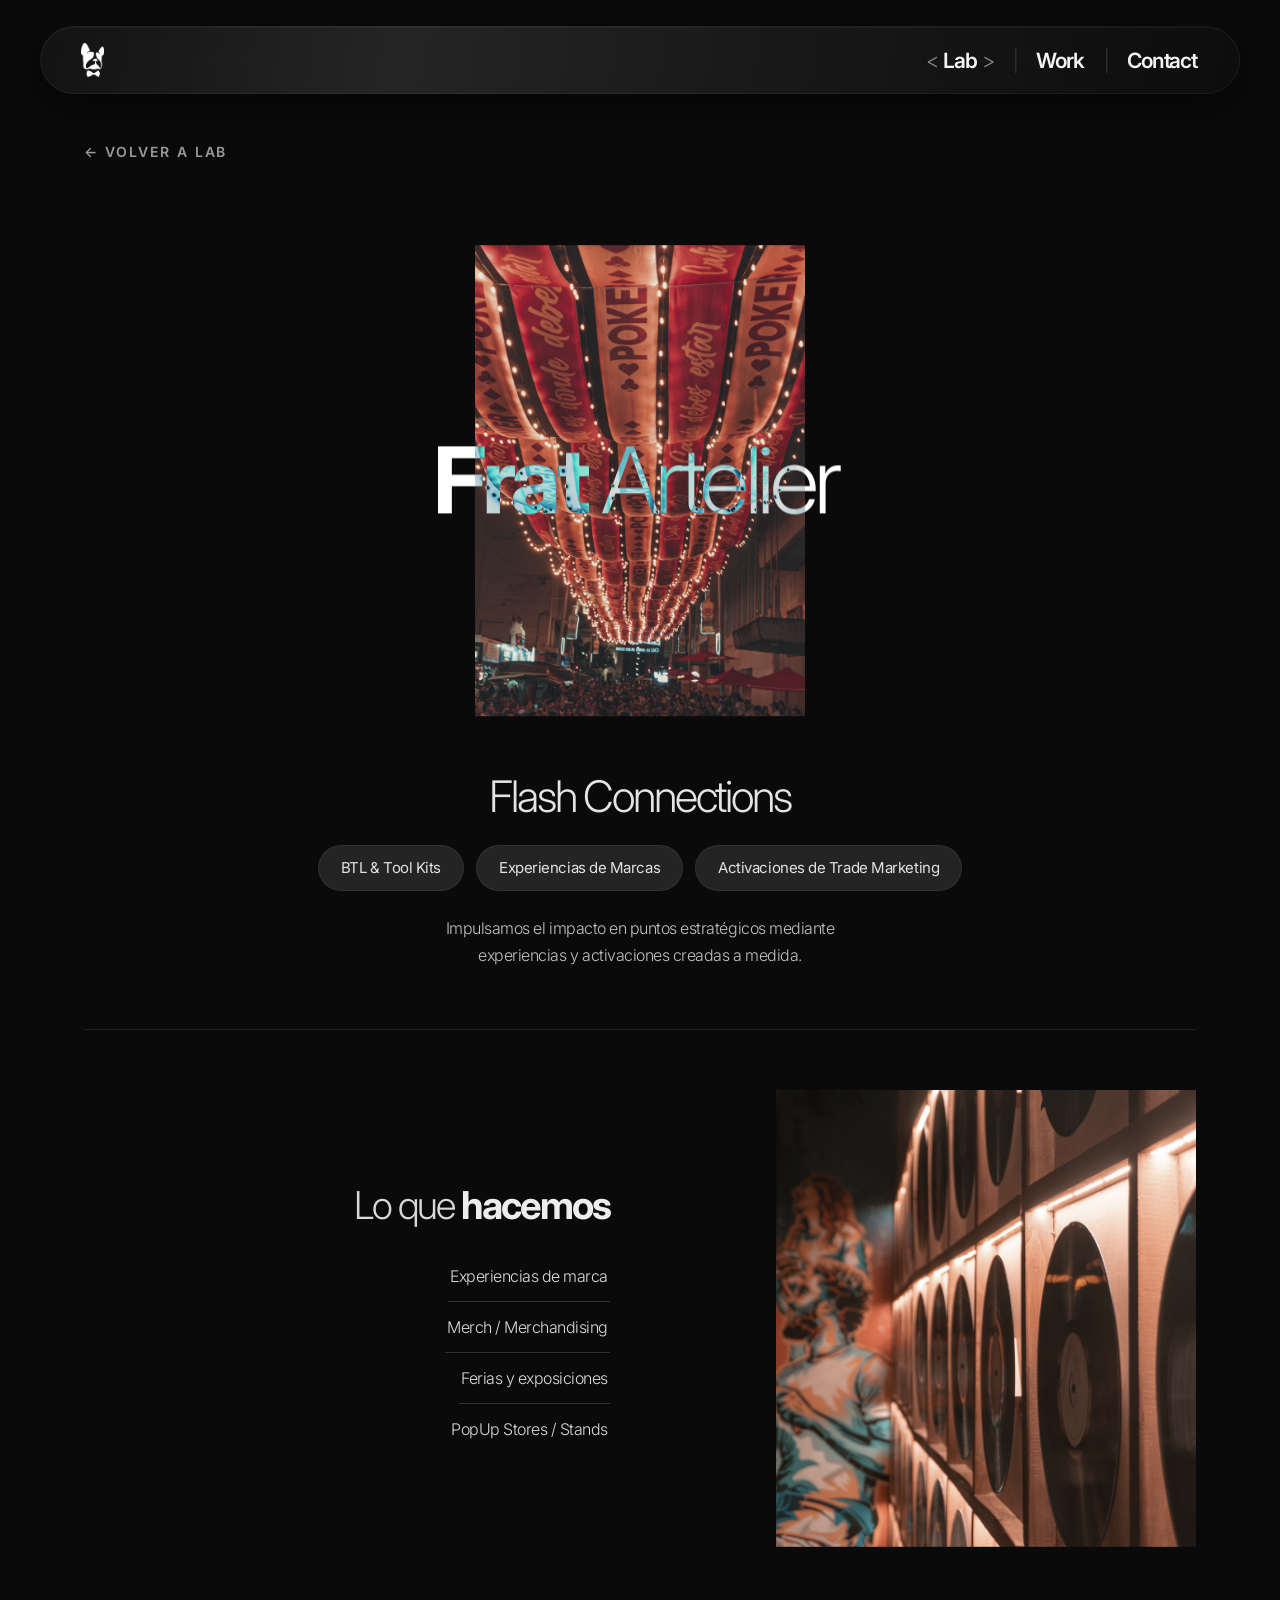
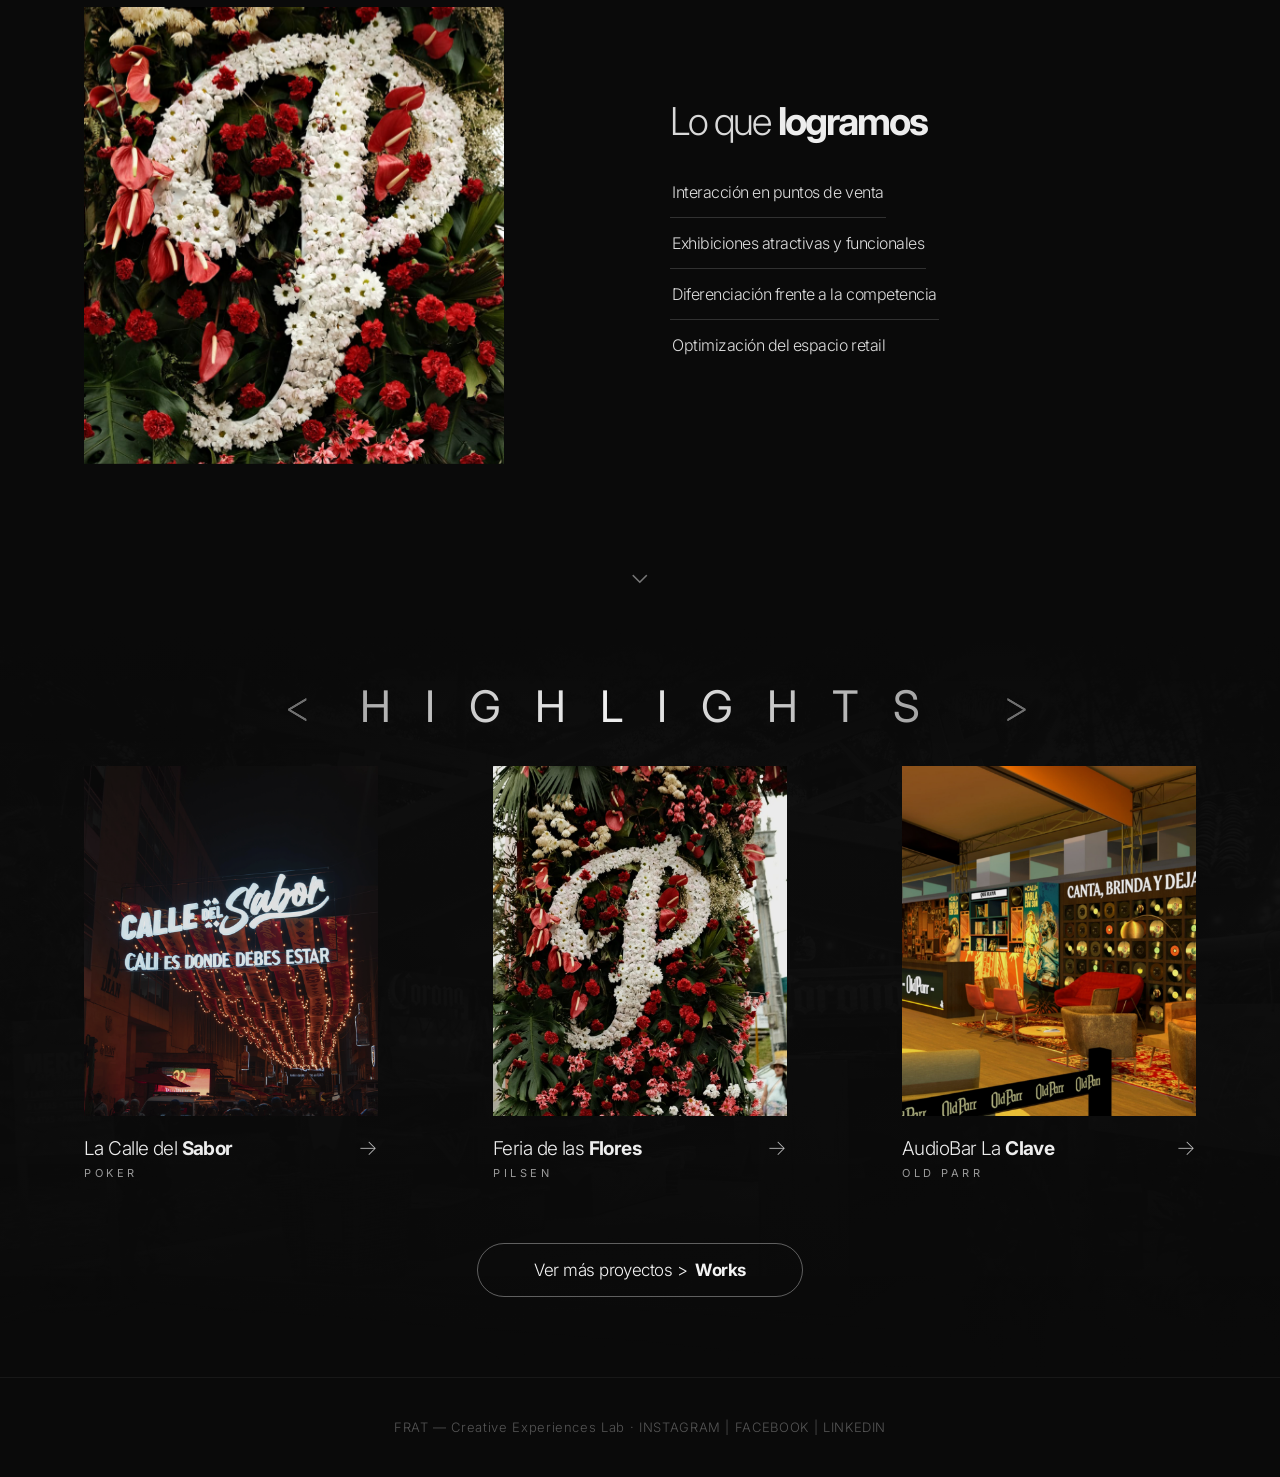
<file: lab-artelier.html>
<!DOCTYPE html>
<html lang="es">
<head>
<meta charset="UTF-8" />
<meta name="viewport" content="width=device-width, initial-scale=1.0" />
<title>FRAT — Lab · Artelier</title>
<link rel="stylesheet" href="styles.css" />
</head>
<body>

  <header class="topbar">
    <div class="barpill">
      <!-- LOGO FRAT — topbar -->
      <a href="index.html" class="brandlogo"><img src="assets/logo-white.png" alt="FRAT" /></a>
      <nav class="navlinks">
        <a href="lab.html" class="active">Lab</a><span class="sep">|</span>
        <a href="work.html">Work</a><span class="sep">|</span>
        <a href="contact.html">Contact</a>
      </nav>
      <button class="menu-btn" aria-label="Abrir menú">Menu</button>
    </div>
  </header>

  <div class="menu-fullscreen" aria-hidden="true">
    <button class="menu-catcher" aria-label="Cerrar menú" tabindex="-1"></button>
    <div class="menu-left">
      <div class="top">
        <!-- LOGO FRAT — menú fullscreen -->
        <img src="assets/logo-white.png" alt="FRAT" class="logo-img" />
        <button class="close-btn">CLOSE</button>
      </div>
      <nav class="menu-nav">
        <div class="block">
          <div class="m-item"><span class="num">01</span><a href="lab.html" class="t">Lab</a></div>
          <div class="m-sub">
            <a href="lab-events.html">Events</a>
            <a href="lab-artelier.html">Artelier</a>
            <a href="lab-4u.html">4U</a>
            <a href="lab-xp.html">XP</a>
          </div>
        </div>
        <div class="block"><div class="m-item"><span class="num">02</span><a href="work.html" class="t">Work</a></div></div>
        <div class="block"><div class="m-item"><span class="num">03</span><a href="contact.html" class="t">Contact</a></div></div>
      </nav>
      <div class="social-row">
        <a href="#">INSTAGRAM</a> <span>|</span>
        <a href="#">FACEBOOK</a> <span>|</span>
        <a href="#">LINKEDIN</a>
      </div>
    </div>
  </div>


  <!-- ===== FRAT ARTELIER (ref: WEB_frat artelier) ===== -->
  <div class="lab-back"><a class="back-link" href="lab.html">← VOLVER A LAB</a></div>

  <section class="lab-hero">
    <!-- IMAGEN HERO ARTELIER — assets/imgs/lab-artelier/hero.webp -->
    <img class="img" src="assets/imgs/lab-artelier/hero.webp" alt="Frat Artelier" />
    <h1 class="title"><span class="light">Frat</span> <span class="dim">Artelier</span></h1>
  </section>

  <div class="wrap lab-intro">
    <h2>Flash Connections</h2>
    <div class="tags">
      <span class="tag">BTL &amp; Tool Kits</span>
      <span class="tag">Experiencias de Marcas</span>
      <span class="tag">Activaciones de Trade Marketing</span>
    </div>
    <p class="lead">Impulsamos el impacto en puntos estratégicos mediante experiencias y activaciones creadas a medida.</p>
  </div>

  <div class="wrap"><div class="divider" style="margin-top:50px;"></div></div>

  <div class="wrap feature">
    <div>
      <h3 class="list-title" style="text-align:right;">Lo que <b>hacemos</b></h3>
      <div class="ulist r">
        <span>Experiencias de marca</span>
        <span>Merch / Merchandising</span>
        <span>Ferias y exposiciones</span>
        <span>PopUp Stores / Stands</span>
      </div>
    </div>
    <!-- IMAGEN LO QUE HACEMOS — assets/imgs/lab-artelier/lo-que-hacemos.webp -->
    <img class="img r" src="assets/imgs/lab-artelier/lo-que-hacemos.webp" alt="Lo que hacemos" loading="lazy" />
  </div>

  <div class="wrap feature" style="padding-top:0;">
    <!-- IMAGEN LO QUE LOGRAMOS — assets/imgs/lab-artelier/lo-que-logramos.webp -->
    <img class="img" src="assets/imgs/lab-artelier/lo-que-logramos.webp" alt="Lo que logramos" loading="lazy" />
    <div>
      <h3 class="list-title">Lo que <b>logramos</b></h3>
      <div class="ulist">
        <span>Interacción en puntos de venta</span>
        <span>Exhibiciones atractivas y funcionales</span>
        <span>Diferenciación frente a la competencia</span>
        <span>Optimización del espacio retail</span>
      </div>
    </div>
  </div>

  <div class="chev">⌄</div>

  <div class="hl-zone">
    <!-- IMAGEN FONDO HIGHLIGHTS ARTELIER — assets/imgs/lab-artelier/highlights-bg.webp -->
    <div class="zone-bg" style="background-image:url('assets/imgs/lab-artelier/highlights-bg.webp')"></div>
    <div class="wrap">
      <div class="hl-head"><span class="hl-title"><span class="hl-brk">&lt;</span> HIGHLIGHTS <span class="hl-brk">&gt;</span></span></div>
      <div class="hl-grid">
        <a class="hl-card" href="proyecto-calle-del-sabor.html" data-img="assets/imgs/lab-artelier/preview-calle-sabor.webp">
          <!-- IMAGEN HIGHLIGHT — assets/imgs/lab-artelier/highlight-calle-sabor.webp -->
          <img class="img" src="assets/imgs/lab-artelier/highlight-calle-sabor.webp" alt="La Calle del Sabor" loading="lazy" />
          <div class="name"><span>La Calle del <b>Sabor</b></span> <span class="arrow">→</span></div>
          <div class="sub">Poker</div>
        </a>
        <a class="hl-card" href="proyecto-feria-de-las-flores.html" data-img="assets/imgs/lab-artelier/preview-feria-flores.webp">
          <!-- IMAGEN HIGHLIGHT — assets/imgs/lab-artelier/highlight-feria-flores.webp -->
          <img class="img" src="assets/imgs/lab-artelier/highlight-feria-flores.webp" alt="Feria de las Flores" loading="lazy" />
          <div class="name"><span>Feria de las <b>Flores</b></span> <span class="arrow">→</span></div>
          <div class="sub">Pilsen</div>
        </a>
        <a class="hl-card" href="proyecto-audiobar-la-clave.html" data-img="assets/imgs/lab-artelier/preview-audiobar.webp">
          <!-- IMAGEN HIGHLIGHT — assets/imgs/lab-artelier/highlight-audiobar.webp -->
          <img class="img" src="assets/imgs/lab-artelier/highlight-audiobar.webp" alt="AudioBar La Clave" loading="lazy" />
          <div class="name"><span>AudioBar La <b>Clave</b></span> <span class="arrow">→</span></div>
          <div class="sub">Old Parr</div>
        </a>
      </div>
      <div class="center" style="margin-top:60px;">
        <a class="btn-ghost" href="work.html">Ver más proyectos &gt; <b>Works</b></a>
      </div>
    </div>
  </div>

  <footer class="simple">FRAT — Creative Experiences Lab · INSTAGRAM | FACEBOOK | LINKEDIN</footer>
  <script src="app.js"></script>
</body>
</html>
</file>
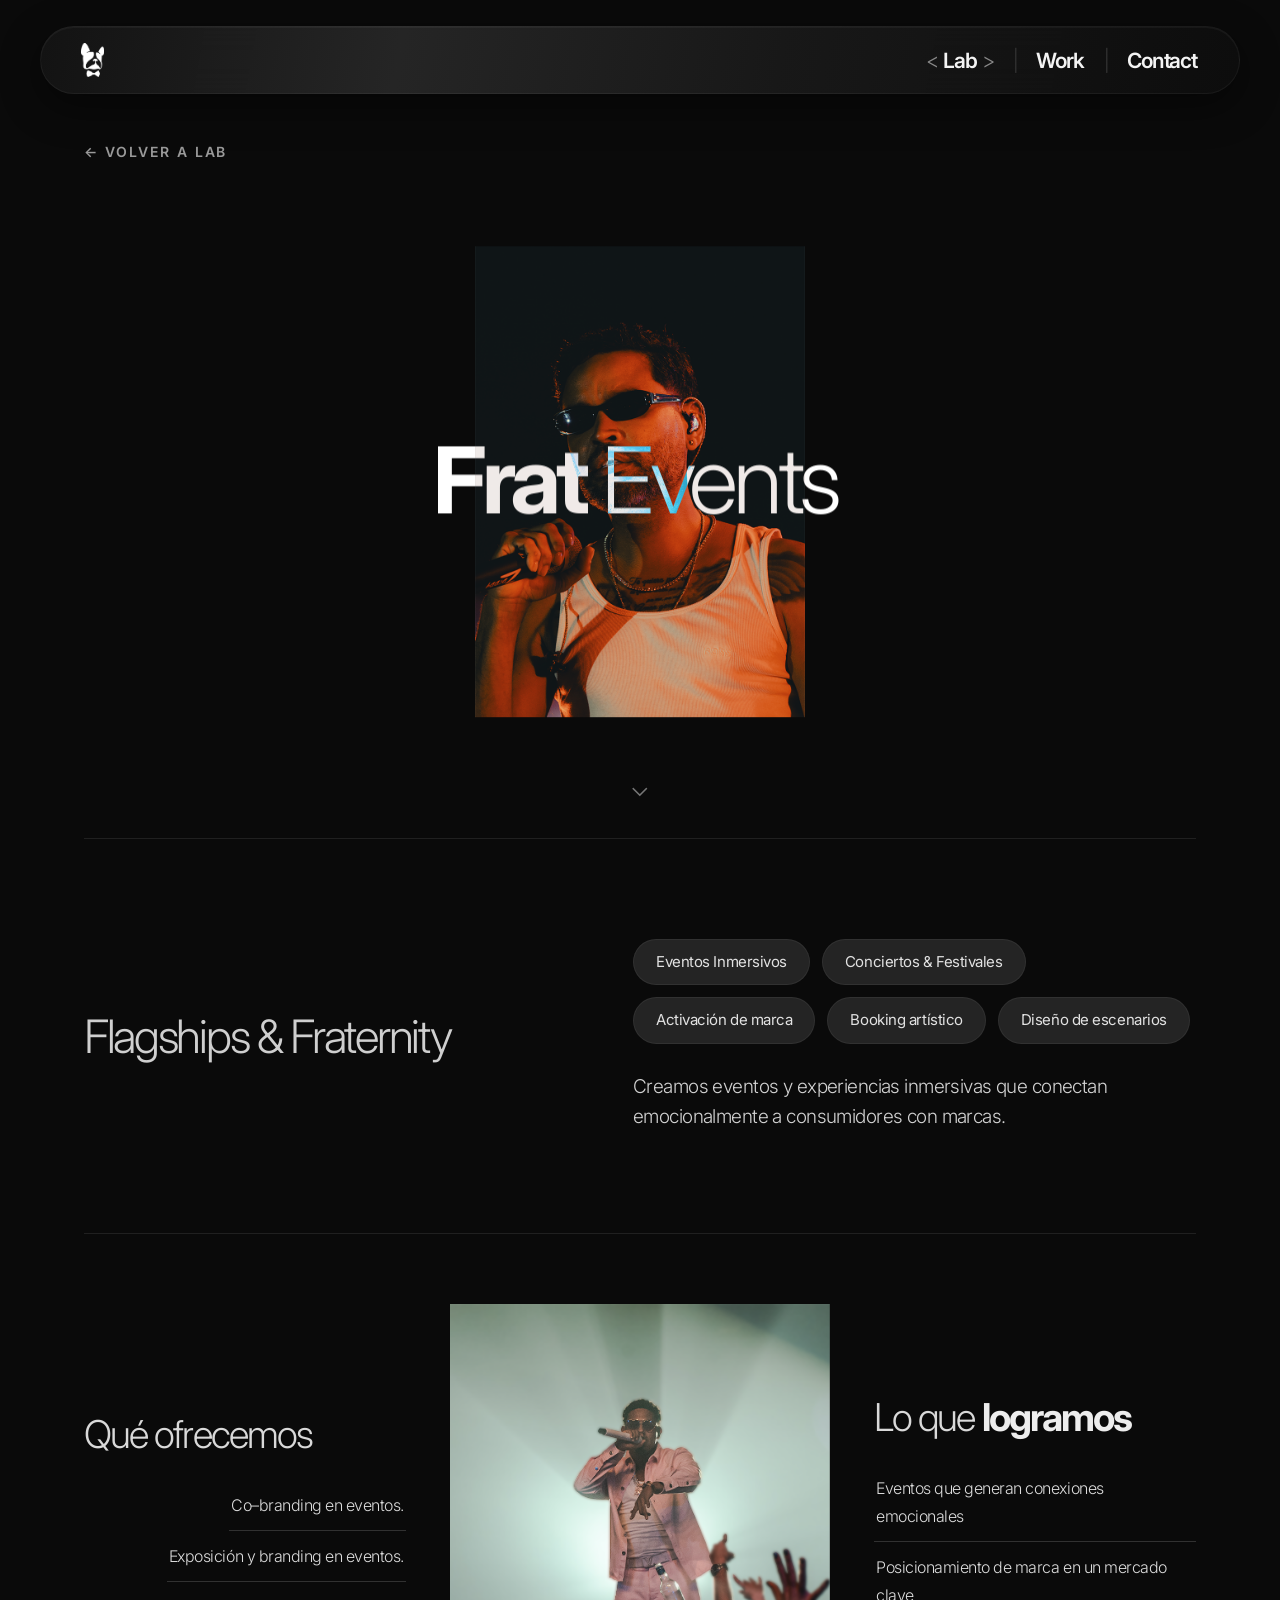
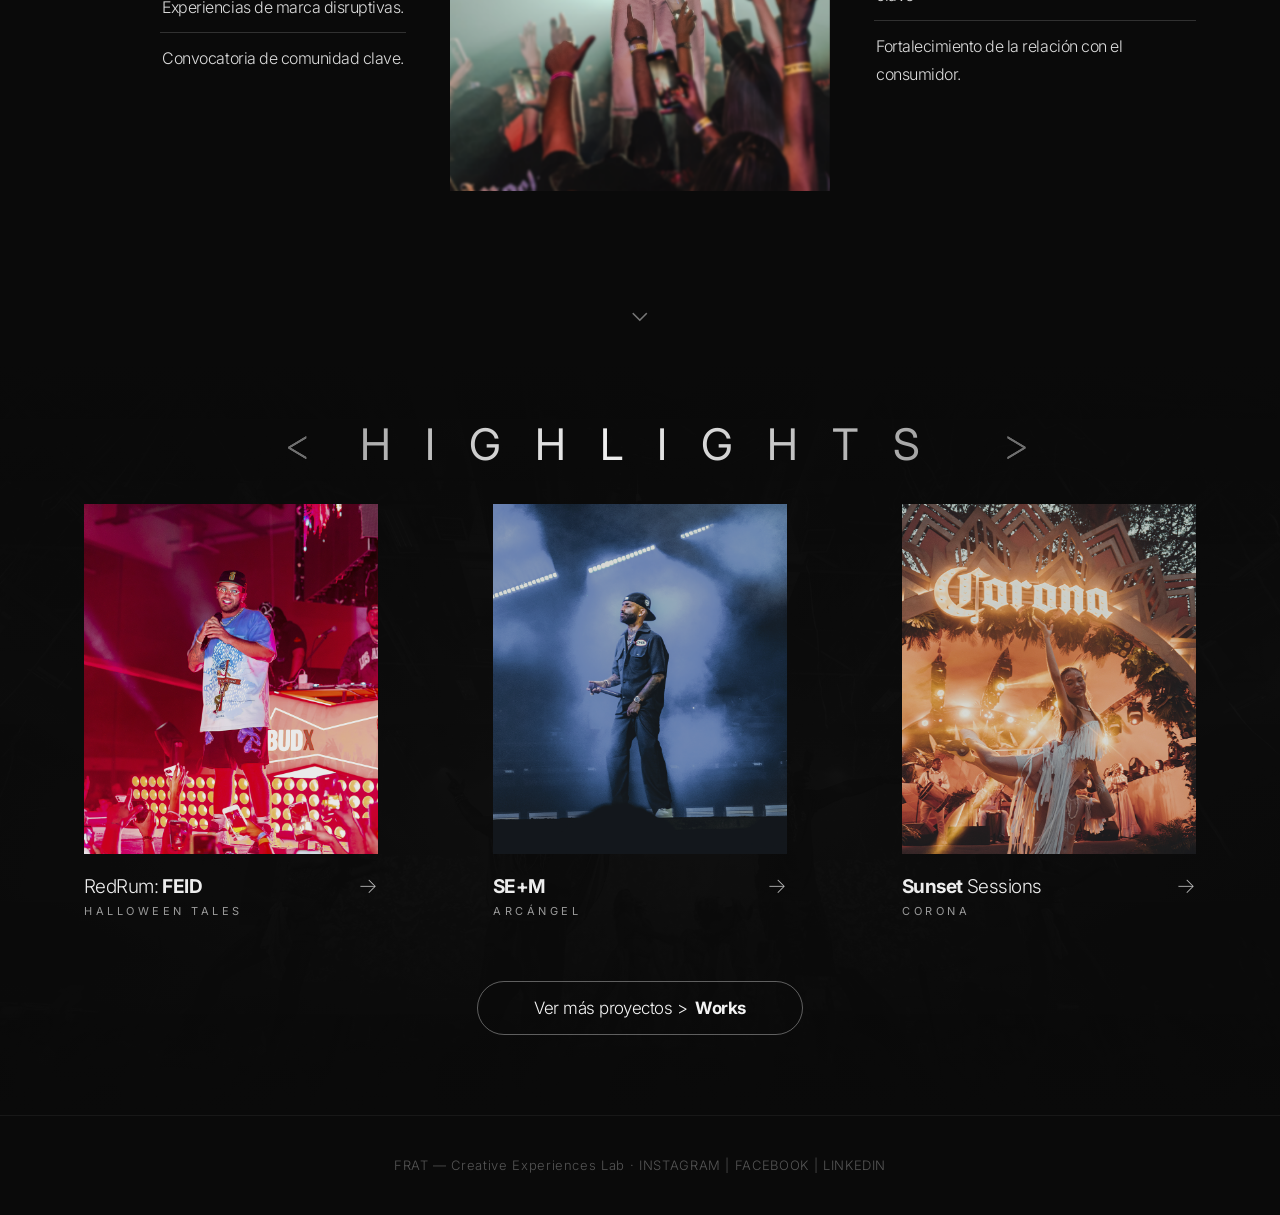
<file: lab-events.html>
<!DOCTYPE html>
<html lang="es">
<head>
<meta charset="UTF-8" />
<meta name="viewport" content="width=device-width, initial-scale=1.0" />
<title>FRAT — Lab · Events</title>
<link rel="stylesheet" href="styles.css" />
</head>
<body>

  <header class="topbar">
    <div class="barpill">
      <!-- LOGO FRAT — topbar -->
      <a href="index.html" class="brandlogo"><img src="assets/logo-white.png" alt="FRAT" /></a>
      <nav class="navlinks">
        <a href="lab.html" class="active">Lab</a><span class="sep">|</span>
        <a href="work.html">Work</a><span class="sep">|</span>
        <a href="contact.html">Contact</a>
      </nav>
      <button class="menu-btn" aria-label="Abrir menú">Menu</button>
    </div>
  </header>

  <div class="menu-fullscreen" aria-hidden="true">
    <button class="menu-catcher" aria-label="Cerrar menú" tabindex="-1"></button>
    <div class="menu-left">
      <div class="top">
        <!-- LOGO FRAT — menú fullscreen -->
        <img src="assets/logo-white.png" alt="FRAT" class="logo-img" />
        <button class="close-btn">CLOSE</button>
      </div>
      <nav class="menu-nav">
        <div class="block">
          <div class="m-item"><span class="num">01</span><a href="lab.html" class="t">Lab</a></div>
          <div class="m-sub">
            <a href="lab-events.html">Events</a>
            <a href="lab-artelier.html">Artelier</a>
            <a href="lab-4u.html">4U</a>
            <a href="lab-xp.html">XP</a>
          </div>
        </div>
        <div class="block"><div class="m-item"><span class="num">02</span><a href="work.html" class="t">Work</a></div></div>
        <div class="block"><div class="m-item"><span class="num">03</span><a href="contact.html" class="t">Contact</a></div></div>
      </nav>
      <div class="social-row">
        <a href="#">INSTAGRAM</a> <span>|</span>
        <a href="#">FACEBOOK</a> <span>|</span>
        <a href="#">LINKEDIN</a>
      </div>
    </div>
  </div>


  <!-- ===== FRAT EVENTS (ref: WEB_frat events) ===== -->
  <div class="lab-back"><a class="back-link" href="lab.html">← VOLVER A LAB</a></div>

  <section class="lab-hero">
    <!-- IMAGEN HERO EVENTS — assets/imgs/lab-events/hero.webp -->
    <img class="img" src="assets/imgs/lab-events/hero.webp" alt="Frat Events" />
    <h1 class="title"><span class="light">Frat</span> <span class="dim">Events</span></h1>
  </section>
  <div class="chev">⌄</div>

  <div class="wrap"><div class="divider"></div></div>

  <div class="wrap flagship">
    <h2>Flagships &amp; Fraternity</h2>
    <div>
      <div class="tags">
        <span class="tag">Eventos Inmersivos</span>
        <span class="tag">Conciertos &amp; Festivales</span>
        <span class="tag">Activación de marca</span>
        <span class="tag">Booking artístico</span>
        <span class="tag">Diseño de escenarios</span>
      </div>
      <p class="lead">Creamos eventos y experiencias inmersivas que conectan emocionalmente a consumidores con marcas.</p>
    </div>
  </div>

  <div class="wrap"><div class="divider"></div></div>

  <div class="wrap offer-3col">
    <div>
      <h3 class="list-title">Qué ofrecemos</h3>
      <div class="ulist r">
        <span>Co–branding en eventos.</span>
        <span>Exposición y branding en eventos.</span>
        <span>Experiencias de marca disruptivas.</span>
        <span>Convocatoria de comunidad clave.</span>
      </div>
    </div>
    <!-- IMAGEN QUÉ OFRECEMOS — assets/imgs/lab-events/que-ofrecemos.webp -->
    <img class="img" src="assets/imgs/lab-events/que-ofrecemos.webp" alt="Qué ofrecemos" loading="lazy" />
    <div>
      <h3 class="list-title">Lo que <b>logramos</b></h3>
      <div class="ulist">
        <span>Eventos que generan conexiones emocionales</span>
        <span>Posicionamiento de marca en un mercado clave</span>
        <span>Fortalecimiento de la relación con el consumidor.</span>
      </div>
    </div>
  </div>

  <div class="chev">⌄</div>

  <div class="hl-zone">
    <!-- IMAGEN FONDO HIGHLIGHTS EVENTS — assets/imgs/lab-events/highlights-bg.webp -->
    <div class="zone-bg" style="background-image:url('assets/imgs/lab-events/highlights-bg.webp')"></div>
    <div class="wrap">
      <div class="hl-head"><span class="hl-title"><span class="hl-brk">&lt;</span> HIGHLIGHTS <span class="hl-brk">&gt;</span></span></div>
      <div class="hl-grid">
        <a class="hl-card" href="proyecto-redrum-feid.html" data-img="assets/imgs/lab-events/preview-redrum.webp">
          <!-- IMAGEN HIGHLIGHT — assets/imgs/lab-events/highlight-redrum.webp -->
          <img class="img" src="assets/imgs/lab-events/highlight-redrum.webp" alt="RedRum: FEID" loading="lazy" />
          <div class="name"><span>RedRum: <b>FEID</b></span> <span class="arrow">→</span></div>
          <div class="sub">Halloween Tales</div>
        </a>
        <a class="hl-card" href="proyecto-sem-arcangel.html" data-img="assets/imgs/lab-events/preview-sem.webp">
          <!-- IMAGEN HIGHLIGHT — assets/imgs/lab-events/highlight-sem.webp -->
          <img class="img" src="assets/imgs/lab-events/highlight-sem.webp" alt="SE+M" loading="lazy" />
          <div class="name"><span><b>SE+M</b></span> <span class="arrow">→</span></div>
          <div class="sub">Arcángel</div>
        </a>
        <a class="hl-card" href="proyecto-corona-sunsets.html" data-img="assets/imgs/lab-events/preview-sunset.webp">
          <!-- IMAGEN HIGHLIGHT — assets/imgs/lab-events/highlight-sunset.webp -->
          <img class="img" src="assets/imgs/lab-events/highlight-sunset.webp" alt="Sunset Sessions" loading="lazy" />
          <div class="name"><span><b>Sunset</b> Sessions</span> <span class="arrow">→</span></div>
          <div class="sub">Corona</div>
        </a>
      </div>
      <div class="center" style="margin-top:60px;">
        <a class="btn-ghost" href="work.html">Ver más proyectos &gt; <b>Works</b></a>
      </div>
    </div>
  </div>

  <footer class="simple">FRAT — Creative Experiences Lab · INSTAGRAM | FACEBOOK | LINKEDIN</footer>
  <script src="app.js"></script>
</body>
</html>
</file>
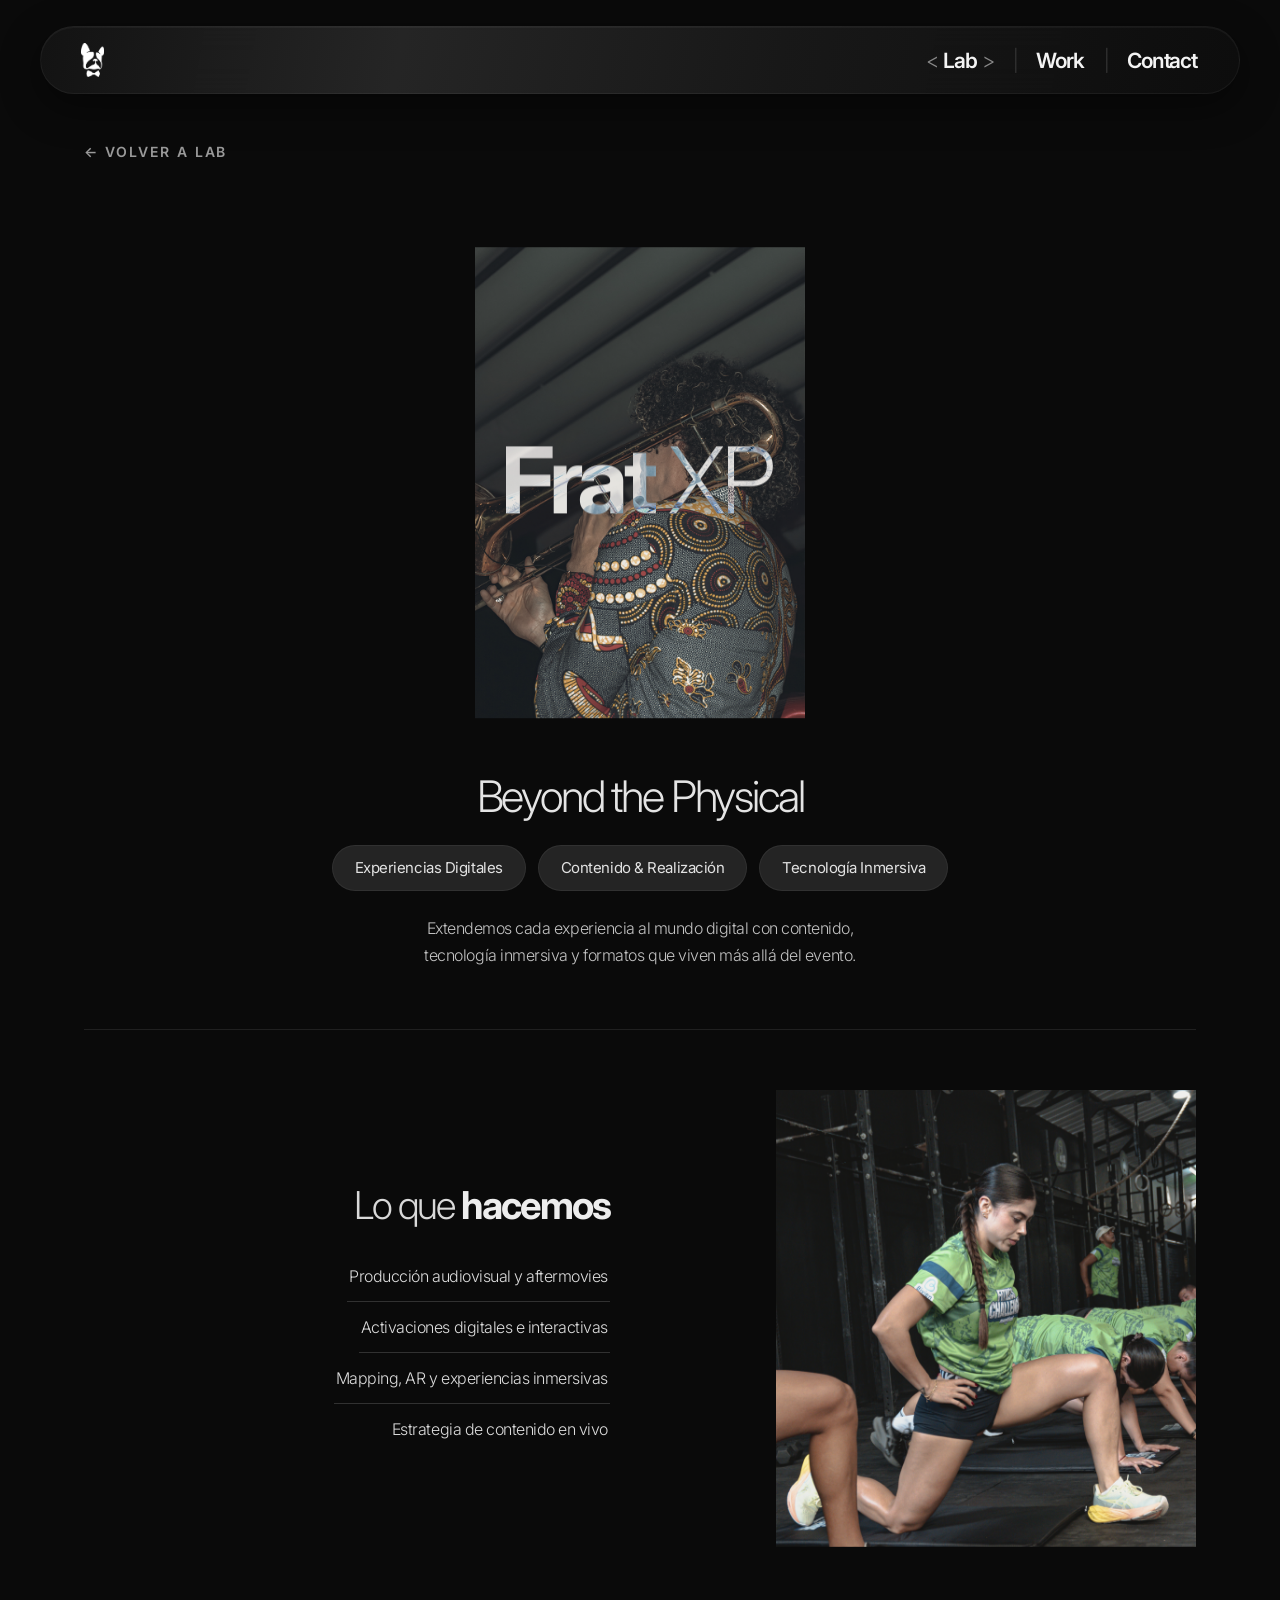
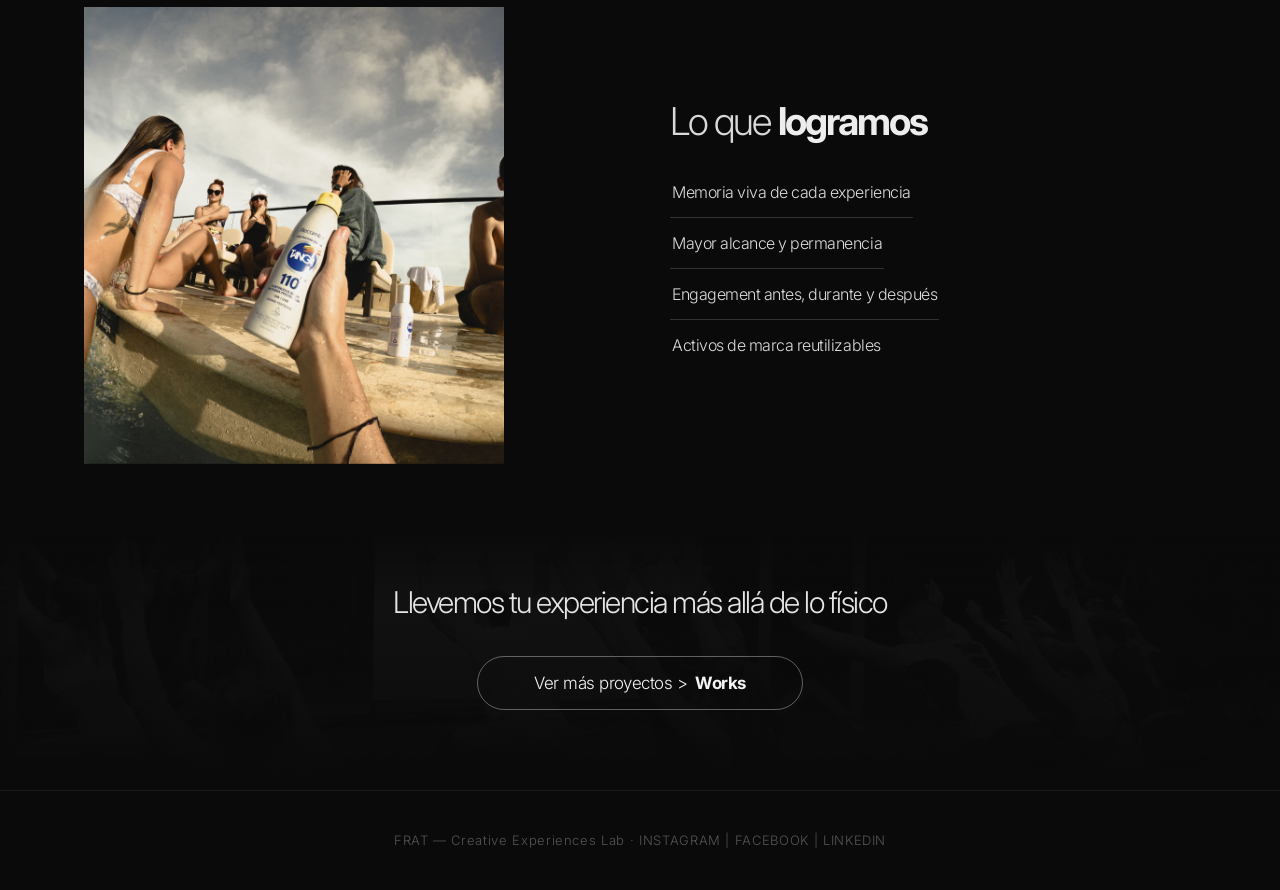
<file: lab-xp.html>
<!DOCTYPE html>
<html lang="es">
<head>
<meta charset="UTF-8" />
<meta name="viewport" content="width=device-width, initial-scale=1.0" />
<title>FRAT — Lab · XP</title>
<link rel="stylesheet" href="styles.css" />
</head>
<body>

  <header class="topbar">
    <div class="barpill">
      <!-- LOGO FRAT — topbar -->
      <a href="index.html" class="brandlogo"><img src="assets/logo-white.png" alt="FRAT" /></a>
      <nav class="navlinks">
        <a href="lab.html" class="active">Lab</a><span class="sep">|</span>
        <a href="work.html">Work</a><span class="sep">|</span>
        <a href="contact.html">Contact</a>
      </nav>
      <button class="menu-btn" aria-label="Abrir menú">Menu</button>
    </div>
  </header>

  <div class="menu-fullscreen" aria-hidden="true">
    <button class="menu-catcher" aria-label="Cerrar menú" tabindex="-1"></button>
    <div class="menu-left">
      <div class="top">
        <!-- LOGO FRAT — menú fullscreen -->
        <img src="assets/logo-white.png" alt="FRAT" class="logo-img" />
        <button class="close-btn">CLOSE</button>
      </div>
      <nav class="menu-nav">
        <div class="block">
          <div class="m-item"><span class="num">01</span><a href="lab.html" class="t">Lab</a></div>
          <div class="m-sub">
            <a href="lab-events.html">Events</a>
            <a href="lab-artelier.html">Artelier</a>
            <a href="lab-4u.html">4U</a>
            <a href="lab-xp.html">XP</a>
          </div>
        </div>
        <div class="block"><div class="m-item"><span class="num">02</span><a href="work.html" class="t">Work</a></div></div>
        <div class="block"><div class="m-item"><span class="num">03</span><a href="contact.html" class="t">Contact</a></div></div>
      </nav>
      <div class="social-row">
        <a href="#">INSTAGRAM</a> <span>|</span>
        <a href="#">FACEBOOK</a> <span>|</span>
        <a href="#">LINKEDIN</a>
      </div>
    </div>
  </div>


  <!-- ===== FRAT XP (sin referencia — patrón Artelier) ===== -->
  <div class="lab-back"><a class="back-link" href="lab.html">← VOLVER A LAB</a></div>

  <section class="lab-hero">
    <!-- IMAGEN HERO XP — assets/imgs/lab-xp/hero.webp -->
    <img class="img" src="assets/imgs/lab-xp/hero.webp" alt="Frat XP" />
    <h1 class="title"><span class="light">Frat</span> <span class="dim">XP</span></h1>
  </section>

  <div class="wrap lab-intro">
    <h2>Beyond the Physical</h2>
    <div class="tags">
      <span class="tag">Experiencias Digitales</span>
      <span class="tag">Contenido &amp; Realización</span>
      <span class="tag">Tecnología Inmersiva</span>
    </div>
    <p class="lead">Extendemos cada experiencia al mundo digital con contenido, tecnología inmersiva y formatos que viven más allá del evento.</p>
  </div>

  <div class="wrap"><div class="divider" style="margin-top:50px;"></div></div>

  <div class="wrap feature">
    <div>
      <h3 class="list-title" style="text-align:right;">Lo que <b>hacemos</b></h3>
      <div class="ulist r">
        <span>Producción audiovisual y aftermovies</span>
        <span>Activaciones digitales e interactivas</span>
        <span>Mapping, AR y experiencias inmersivas</span>
        <span>Estrategia de contenido en vivo</span>
      </div>
    </div>
    <!-- IMAGEN XP HACEMOS — assets/imgs/lab-xp/lo-que-hacemos.webp -->
    <img class="img r" src="assets/imgs/lab-xp/lo-que-hacemos.webp" alt="Lo que hacemos" loading="lazy" />
  </div>

  <div class="wrap feature" style="padding-top:0;">
    <!-- IMAGEN XP LOGRAMOS — assets/imgs/lab-xp/lo-que-logramos.webp -->
    <img class="img" src="assets/imgs/lab-xp/lo-que-logramos.webp" alt="Lo que logramos" loading="lazy" />
    <div>
      <h3 class="list-title">Lo que <b>logramos</b></h3>
      <div class="ulist">
        <span>Memoria viva de cada experiencia</span>
        <span>Mayor alcance y permanencia</span>
        <span>Engagement antes, durante y después</span>
        <span>Activos de marca reutilizables</span>
      </div>
    </div>
  </div>

  <!-- Banda de cierre con fondo (como Events/Artelier) + CTA -->
  <div class="hl-zone hl-cta">
    <!-- IMAGEN FONDO XP — assets/imgs/lab-xp/highlights-bg.webp -->
    <div class="zone-bg" style="background-image:url('assets/imgs/lab-xp/highlights-bg.webp')"></div>
    <div class="wrap center">
      <p class="hl-cta-line">Llevemos tu experiencia más allá de lo físico</p>
      <a class="btn-ghost" href="work.html">Ver más proyectos &gt; <b>Works</b></a>
    </div>
  </div>

  <footer class="simple">FRAT — Creative Experiences Lab · INSTAGRAM | FACEBOOK | LINKEDIN</footer>
  <script src="app.js"></script>
</body>
</html>
</file>
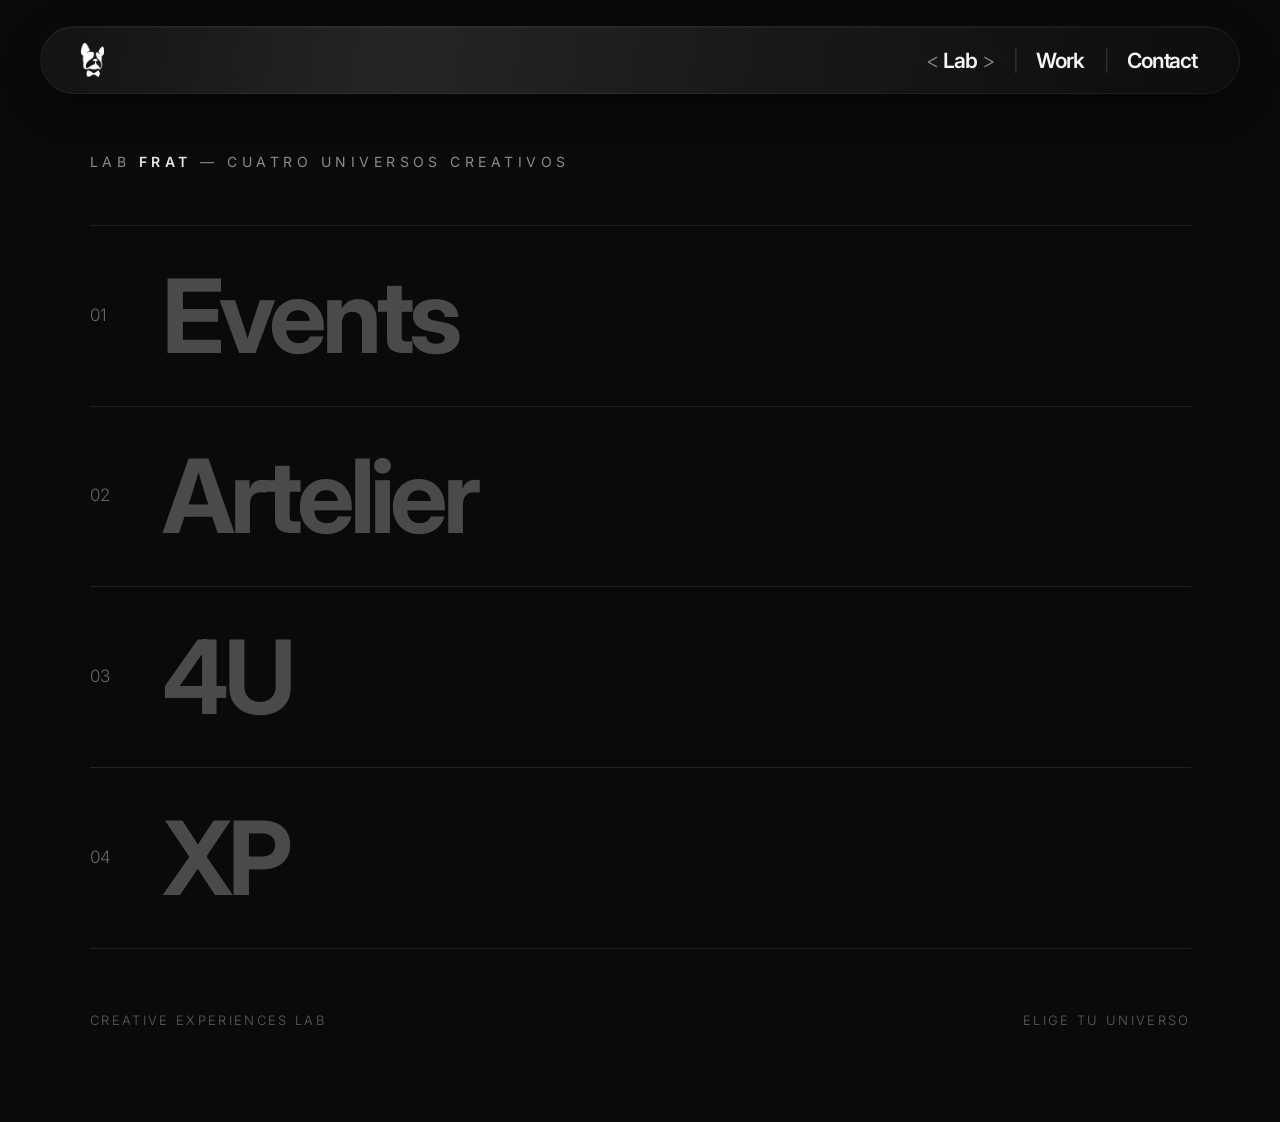
<file: lab.html>
<!DOCTYPE html>
<html lang="es">
<head>
<meta charset="UTF-8" />
<meta name="viewport" content="width=device-width, initial-scale=1.0" />
<title>FRAT — Lab</title>
<link rel="stylesheet" href="styles.css" />
</head>
<body>

  <header class="topbar over">
    <div class="barpill">
      <!-- LOGO FRAT — topbar -->
      <a href="index.html" class="brandlogo"><img src="assets/logo-white.png" alt="FRAT" /></a>
      <nav class="navlinks">
        <a href="lab.html" class="active">Lab</a><span class="sep">|</span>
        <a href="work.html">Work</a><span class="sep">|</span>
        <a href="contact.html">Contact</a>
      </nav>
      <button class="menu-btn" aria-label="Abrir menú">Menu</button>
    </div>
  </header>

  <div class="menu-fullscreen" aria-hidden="true">
    <button class="menu-catcher" aria-label="Cerrar menú" tabindex="-1"></button>
    <div class="menu-left">
      <div class="top">
        <!-- LOGO FRAT — menú fullscreen -->
        <img src="assets/logo-white.png" alt="FRAT" class="logo-img" />
        <button class="close-btn">CLOSE</button>
      </div>
      <nav class="menu-nav">
        <div class="block">
          <div class="m-item"><span class="num">01</span><a href="lab.html" class="t">Lab</a></div>
          <div class="m-sub">
            <a href="lab-events.html">Events</a>
            <a href="lab-artelier.html">Artelier</a>
            <a href="lab-4u.html">4U</a>
            <a href="lab-xp.html">XP</a>
          </div>
        </div>
        <div class="block"><div class="m-item"><span class="num">02</span><a href="work.html" class="t">Work</a></div></div>
        <div class="block"><div class="m-item"><span class="num">03</span><a href="contact.html" class="t">Contact</a></div></div>
      </nav>
      <div class="social-row">
        <a href="#">INSTAGRAM</a> <span>|</span>
        <a href="#">FACEBOOK</a> <span>|</span>
        <a href="#">LINKEDIN</a>
      </div>
    </div>
  </div>


  <!-- ================================================================
       LAB — SELECTOR DE SERVICIOS
       Puerta de entrada fullscreen: cuatro universos creativos.
       Hover: tipografía animada + descripción + preview que sigue
       el cursor (imagen contextual). Click: transición cinematográfica
       hacia la página dedicada de cada servicio.
       ================================================================ -->
  <section class="svc-screen">
    <p class="svc-kicker">LAB <b>FRAT</b> — Cuatro universos creativos</p>

    <nav class="svc-list" aria-label="Servicios FRAT">
      <!-- IMAGEN PREVIEW EVENTS — concierto / festival (se muestra en el preview flotante) -->
      <a class="svc-item" href="lab-events.html" data-preview="Frat Events — conciertos &amp; festivales" data-img="assets/imgs/lab-events/hero.webp">
        <span class="num">01</span>
        <span class="name">Events</span>
        <span class="desc">Conciertos, festivales y experiencias inmersivas que conectan emocionalmente a consumidores con marcas.</span>
        <span class="arr">→</span>
      </a>

      <!-- IMAGEN PREVIEW ARTELIER — activación / popup -->
      <a class="svc-item" href="lab-artelier.html" data-preview="Frat Artelier — flash connections" data-img="assets/imgs/lab-artelier/hero.webp">
        <span class="num">02</span>
        <span class="name">Artelier</span>
        <span class="desc">BTL, trade marketing y activaciones a medida que impulsan el impacto en puntos estratégicos.</span>
        <span class="arr">→</span>
      </a>

      <!-- IMAGEN PREVIEW 4U — comunidad / creadores -->
      <a class="svc-item" href="lab-4u.html" data-preview="Frat 4U — community first" data-img="assets/imgs/lab-4u/hero.webp">
        <span class="num">03</span>
        <span class="name">4U</span>
        <span class="desc">Talento, creadores y comunidades que amplifican cada experiencia con conexiones auténticas.</span>
        <span class="arr">→</span>
      </a>

      <!-- IMAGEN PREVIEW XP — experiencia digital -->
      <a class="svc-item" href="lab-xp.html" data-preview="Frat XP — beyond the physical" data-img="assets/imgs/lab-xp/hero.webp">
        <span class="num">04</span>
        <span class="name">XP</span>
        <span class="desc">Contenido, tecnología inmersiva y formatos digitales que viven más allá del evento.</span>
        <span class="arr">→</span>
      </a>
    </nav>

    <div class="svc-foot">
      <span>Creative Experiences Lab</span>
      <span>Elige tu universo</span>
    </div>
  </section>

  <script src="app.js"></script>
</body>
</html>
</file>
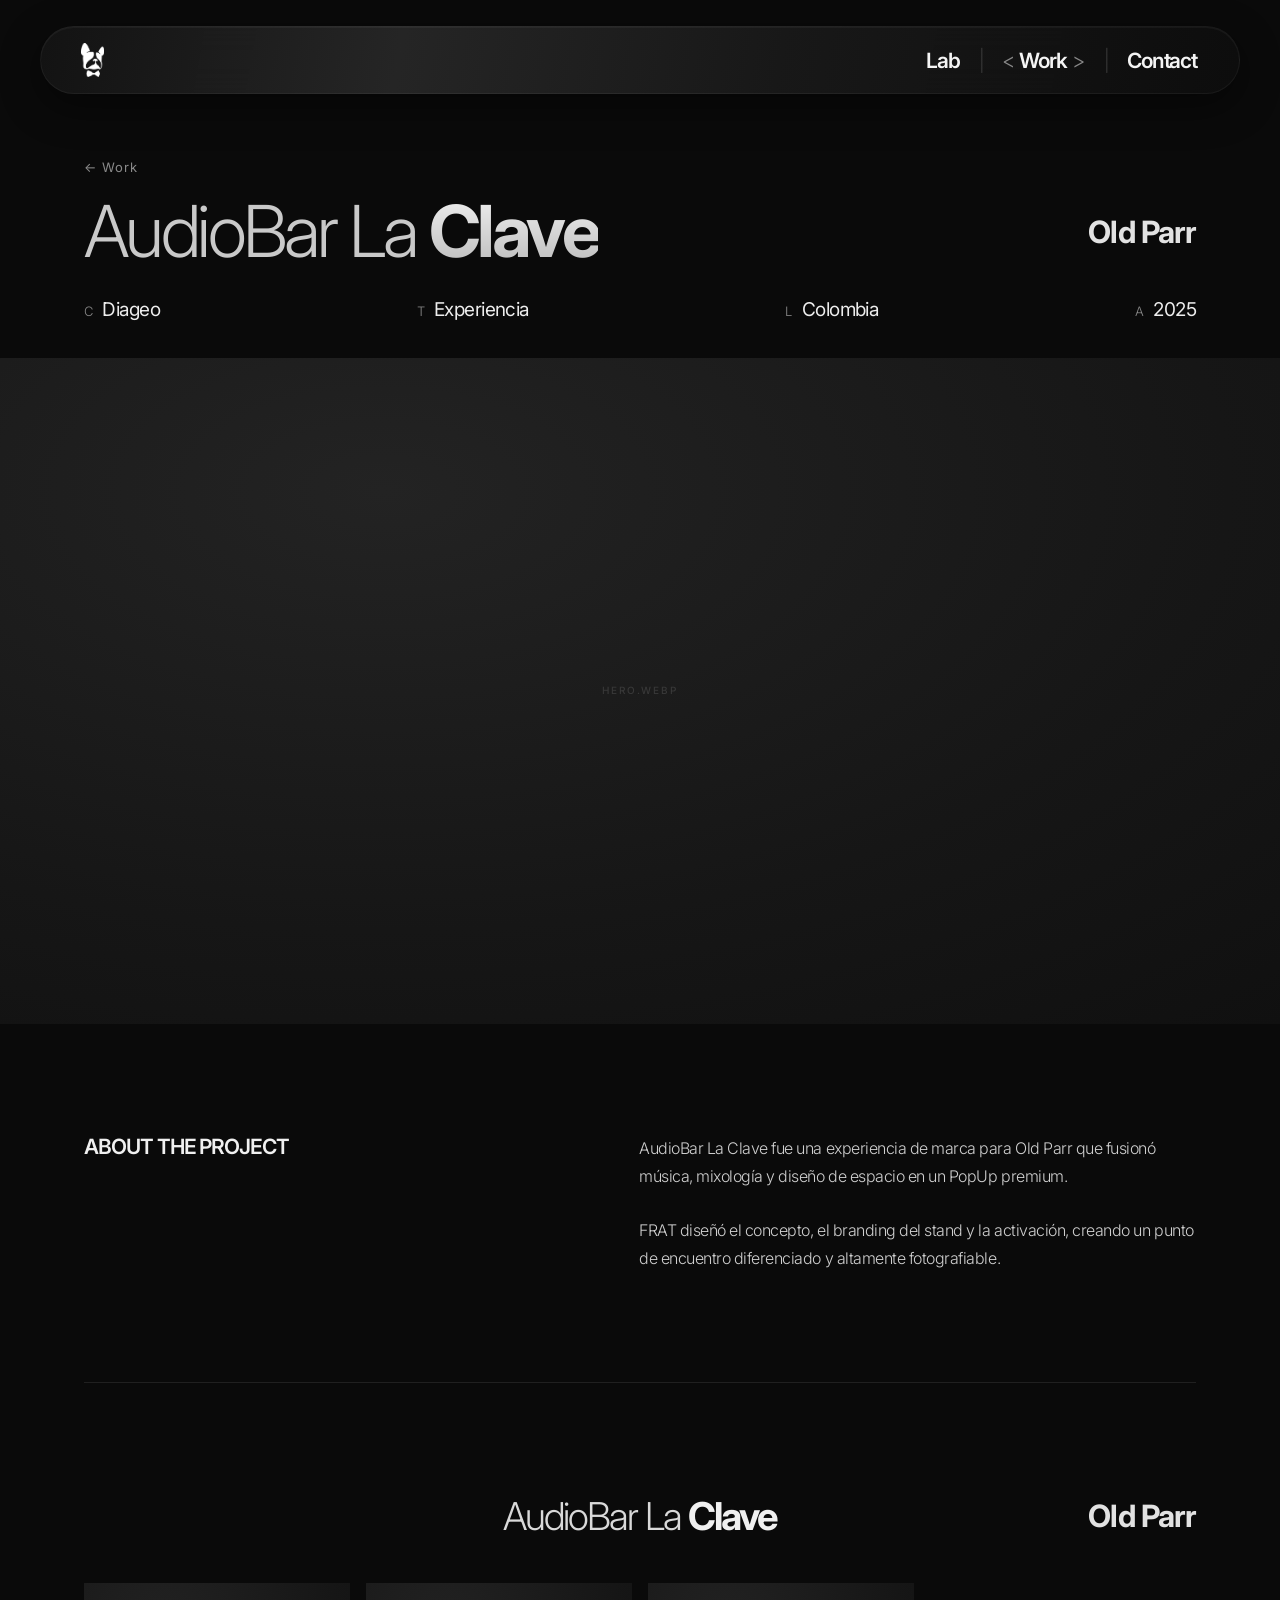
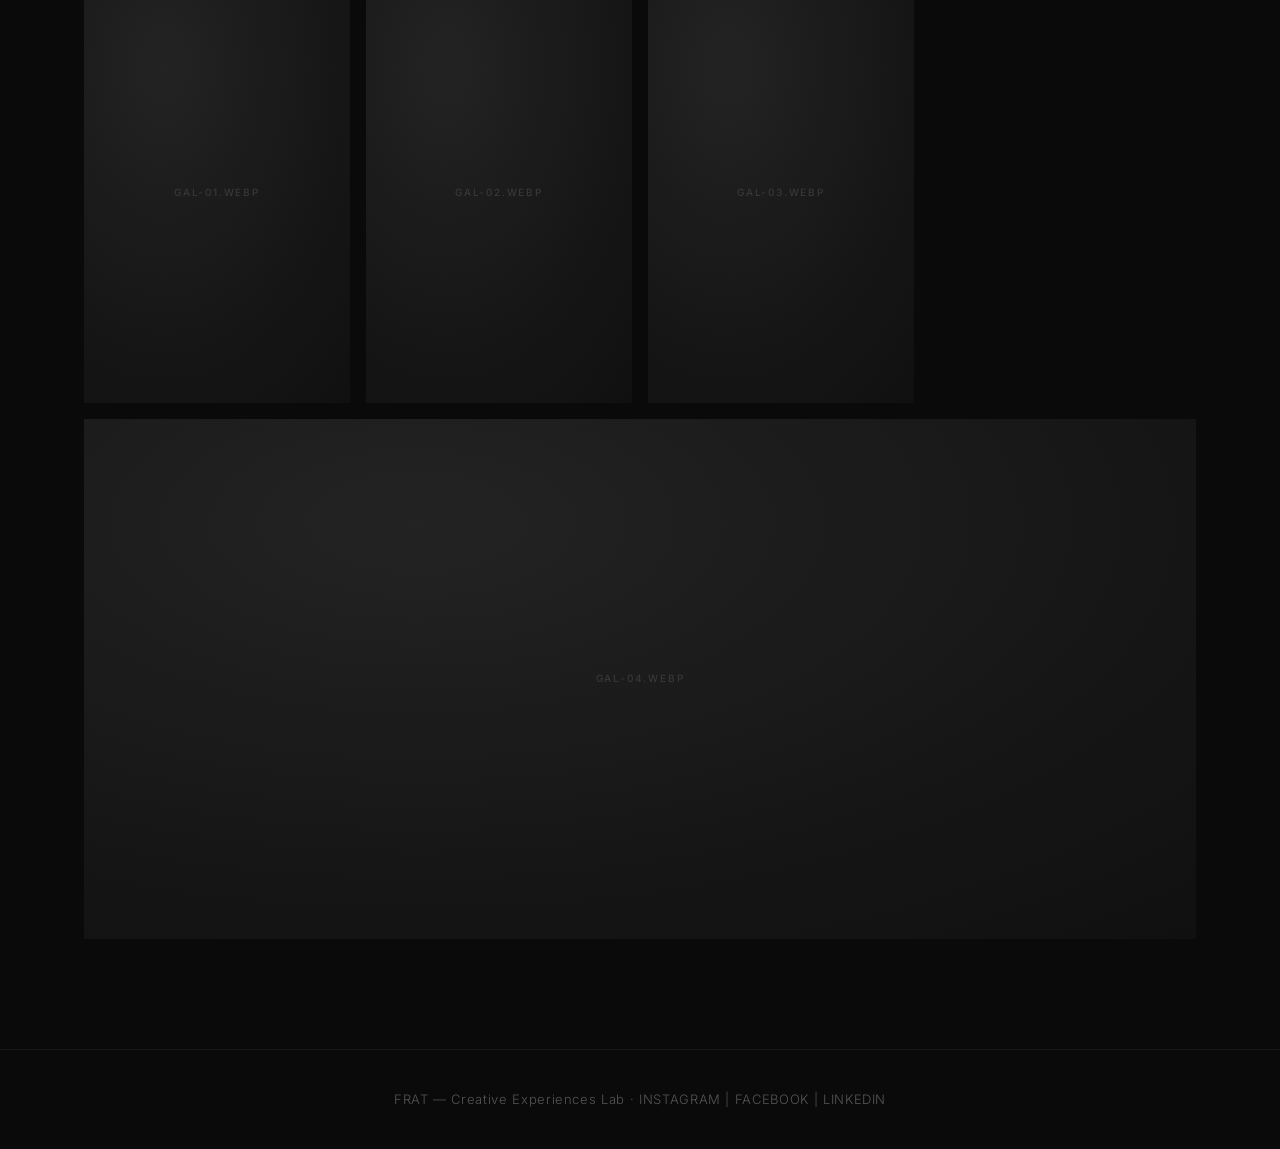
<file: proyecto-audiobar-la-clave.html>
<!DOCTYPE html>
<html lang="es">
<head>
<meta charset="UTF-8" />
<meta name="viewport" content="width=device-width, initial-scale=1.0" />
<title>FRAT — AudioBar La Clave</title>
<link rel="stylesheet" href="styles.css" />
</head>
<body>

  <header class="topbar">
    <div class="barpill">
      <!-- LOGO FRAT — topbar -->
      <a href="index.html" class="brandlogo"><img src="assets/logo-white.png" alt="FRAT" /></a>
      <nav class="navlinks">
        <a href="lab.html">Lab</a><span class="sep">|</span>
        <a href="work.html" class="active">Work</a><span class="sep">|</span>
        <a href="contact.html">Contact</a>
      </nav>
      <button class="menu-btn" aria-label="Abrir menú">Menu</button>
    </div>
  </header>

  <div class="menu-fullscreen" aria-hidden="true">
    <button class="menu-catcher" aria-label="Cerrar menú" tabindex="-1"></button>
    <div class="menu-left">
      <div class="top">
        <!-- LOGO FRAT — menú fullscreen -->
        <img src="assets/logo-white.png" alt="FRAT" class="logo-img" />
        <button class="close-btn">CLOSE</button>
      </div>
      <nav class="menu-nav">
        <div class="block">
          <div class="m-item"><span class="num">01</span><a href="lab.html" class="t">Lab</a></div>
          <div class="m-sub">
            <a href="lab-events.html">Events</a>
            <a href="lab-artelier.html">Artelier</a>
            <a href="lab-4u.html">4U</a>
            <a href="lab-xp.html">XP</a>
          </div>
        </div>
        <div class="block"><div class="m-item"><span class="num">02</span><a href="work.html" class="t">Work</a></div></div>
        <div class="block"><div class="m-item"><span class="num">03</span><a href="contact.html" class="t">Contact</a></div></div>
      </nav>
      <div class="social-row">
        <a href="#">INSTAGRAM</a> <span>|</span>
        <a href="#">FACEBOOK</a> <span>|</span>
        <a href="#">LINKEDIN</a>
      </div>
    </div>
  </div>


  <!-- ===== CABECERA PROYECTO ===== -->
  <section class="wrap proj-head">
    <a class="back-link" href="work.html">← Work</a>
    <div class="proj-title-row">
      <h1 class="proj-title">AudioBar La <b>Clave</b></h1>
      <!-- LOGO MARCA — Old Parr -->
      <span class="proj-brand">Old Parr</span>
    </div>
    <div class="proj-meta">
      <span><span class="k">C</span>Diageo</span>
      <span><span class="k">T</span>Experiencia</span>
      <span><span class="k">L</span>Colombia</span>
      <span><span class="k">A</span>2025</span>
    </div>
  </section>

  <!-- IMAGEN HERO PROYECTO — AudioBar / barricas (full-bleed) · proyectos/audiobar-la-clave/images/hero.webp -->
  <div class="proj-hero"><div class="ph img" data-label="hero.webp"></div></div>

  <section class="wrap about">
    <h3 class="label">ABOUT THE PROJECT</h3>
    <div class="lead">
      <p>AudioBar La Clave fue una experiencia de marca para Old Parr que fusionó música, mixología y diseño de espacio en un PopUp premium.</p>
      <p>FRAT diseñó el concepto, el branding del stand y la activación, creando un punto de encuentro diferenciado y altamente fotografiable.</p>
    </div>
  </section>

  <div class="wrap"><div class="divider"></div></div>

  <!-- ===== GALERÍA ===== -->
  <section class="wrap section">
    <div class="gallery-head">
      <h3 class="gallery-title">AudioBar La <b>Clave</b></h3>
      <!-- LOGO MARCA — Old Parr -->
      <span class="proj-brand">Old Parr</span>
    </div>
    <div class="gallery-masonry">
      <!-- GALERÍA 01 -->
      <div class="ph img g-e" data-label="gal-01.webp"></div>
      <!-- GALERÍA 02 -->
      <div class="ph img g-f" data-label="gal-02.webp"></div>
      <!-- GALERÍA 03 -->
      <div class="ph img g-g" data-label="gal-03.webp"></div>
      <!-- GALERÍA 04 (ancha) -->
      <div class="ph img g-full" data-label="gal-04.webp"></div>
    </div>
  </section>

  <footer class="simple">FRAT — Creative Experiences Lab · INSTAGRAM | FACEBOOK | LINKEDIN</footer>
  <script src="app.js"></script>
</body>
</html>
</file>
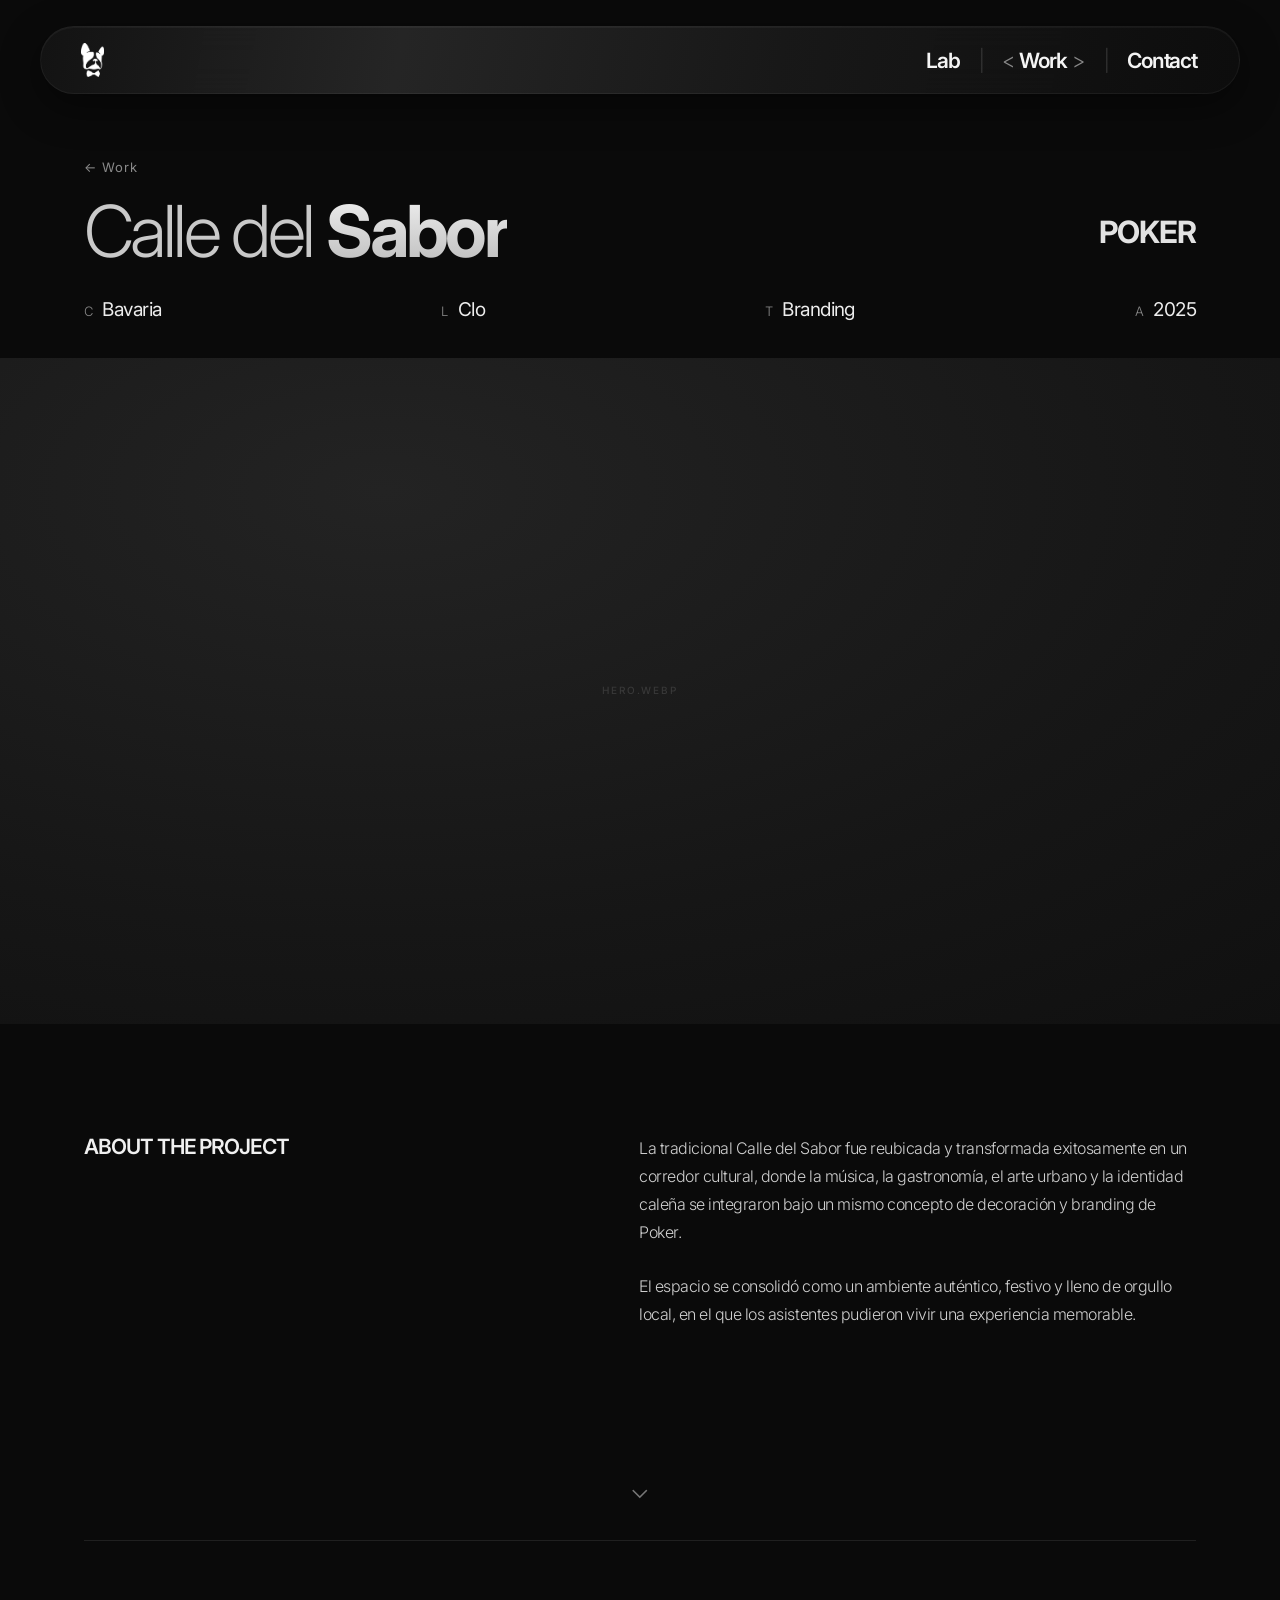
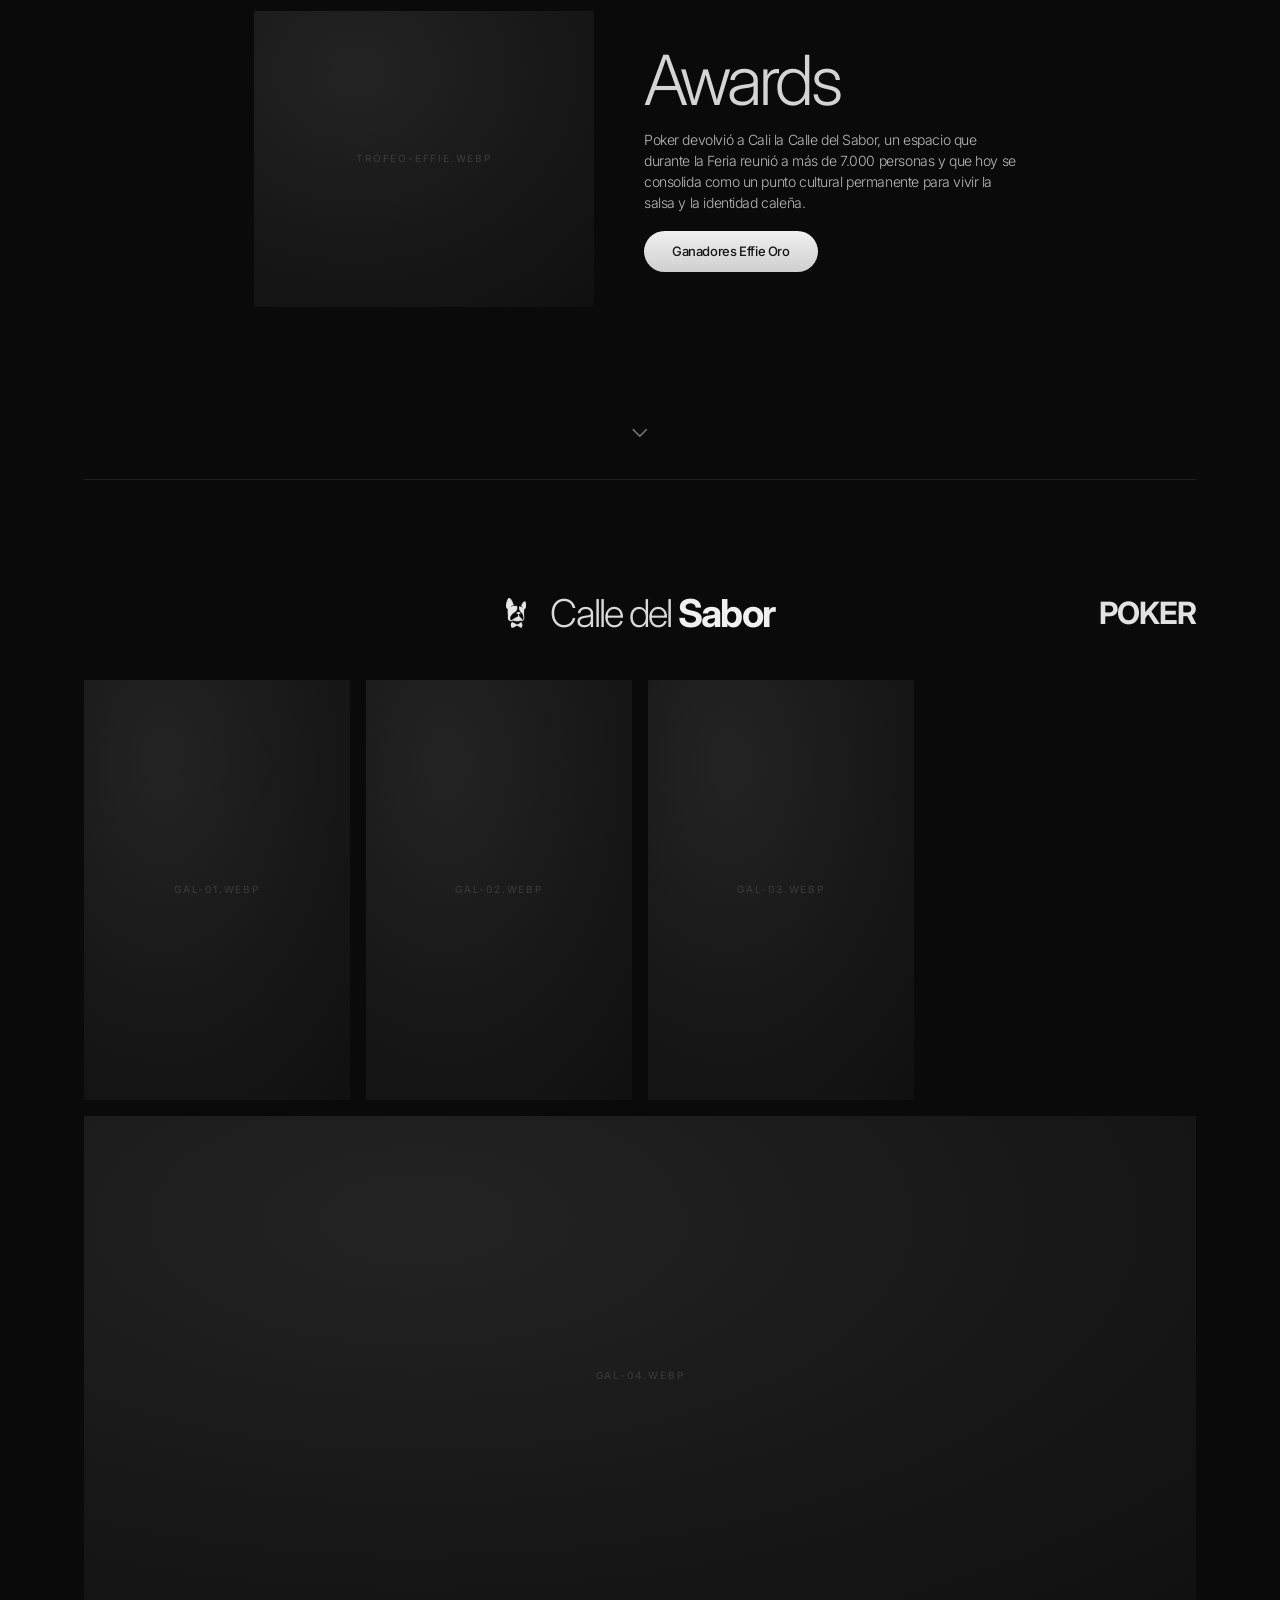
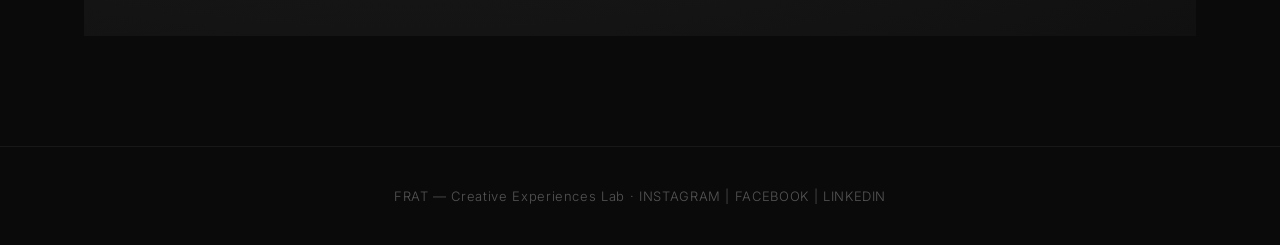
<file: proyecto-calle-del-sabor.html>
<!DOCTYPE html>
<html lang="es">
<head>
<meta charset="UTF-8" />
<meta name="viewport" content="width=device-width, initial-scale=1.0" />
<title>FRAT — Calle del Sabor</title>
<link rel="stylesheet" href="styles.css" />
</head>
<body>

  <header class="topbar">
    <div class="barpill">
      <!-- LOGO FRAT — topbar -->
      <a href="index.html" class="brandlogo"><img src="assets/logo-white.png" alt="FRAT" /></a>
      <nav class="navlinks">
        <a href="lab.html">Lab</a><span class="sep">|</span>
        <a href="work.html" class="active">Work</a><span class="sep">|</span>
        <a href="contact.html">Contact</a>
      </nav>
      <button class="menu-btn" aria-label="Abrir menú">Menu</button>
    </div>
  </header>

  <div class="menu-fullscreen" aria-hidden="true">
    <button class="menu-catcher" aria-label="Cerrar menú" tabindex="-1"></button>
    <div class="menu-left">
      <div class="top">
        <!-- LOGO FRAT — menú fullscreen -->
        <img src="assets/logo-white.png" alt="FRAT" class="logo-img" />
        <button class="close-btn">CLOSE</button>
      </div>
      <nav class="menu-nav">
        <div class="block">
          <div class="m-item"><span class="num">01</span><a href="lab.html" class="t">Lab</a></div>
          <div class="m-sub">
            <a href="lab-events.html">Events</a>
            <a href="lab-artelier.html">Artelier</a>
            <a href="lab-4u.html">4U</a>
            <a href="lab-xp.html">XP</a>
          </div>
        </div>
        <div class="block"><div class="m-item"><span class="num">02</span><a href="work.html" class="t">Work</a></div></div>
        <div class="block"><div class="m-item"><span class="num">03</span><a href="contact.html" class="t">Contact</a></div></div>
      </nav>
      <div class="social-row">
        <a href="#">INSTAGRAM</a> <span>|</span>
        <a href="#">FACEBOOK</a> <span>|</span>
        <a href="#">LINKEDIN</a>
      </div>
    </div>
  </div>


  <!-- ===== CABECERA PROYECTO (ref: WEB_ evento_mobile) ===== -->
  <section class="wrap proj-head">
    <a class="back-link" href="work.html">← Work</a>
    <div class="proj-title-row">
      <h1 class="proj-title">Calle del <b>Sabor</b></h1>
      <!-- LOGO MARCA — POKER (reemplazar por wordmark blanco real) -->
      <span class="proj-brand">POKER</span>
    </div>
    <div class="proj-meta">
      <span><span class="k">C</span>Bavaria</span>
      <span><span class="k">L</span>Clo</span>
      <span><span class="k">T</span>Branding</span>
      <span><span class="k">A</span>2025</span>
    </div>
  </section>

  <!-- IMAGEN HERO PROYECTO — banderines Poker iluminados (full-bleed) · proyectos/calle-del-sabor/images/hero.webp -->
  <div class="proj-hero"><div class="ph img" data-label="hero.webp"></div></div>

  <section class="wrap about">
    <h3 class="label">ABOUT THE PROJECT</h3>
    <div class="lead">
      <p>La tradicional Calle del Sabor fue reubicada y transformada exitosamente en un corredor cultural, donde la música, la gastronomía, el arte urbano y la identidad caleña se integraron bajo un mismo concepto de decoración y branding de Poker.</p>
      <p>El espacio se consolidó como un ambiente auténtico, festivo y lleno de orgullo local, en el que los asistentes pudieron vivir una experiencia memorable.</p>
    </div>
  </section>

  <div class="chev">⌄</div>
  <div class="wrap"><div class="divider"></div></div>

  <!-- ===== AWARDS (Effie Oro) ===== -->
  <section class="wrap awards">
    <!-- IMAGEN TROFEO EFFIE · proyectos/calle-del-sabor/images/trofeo-effie.webp -->
    <div class="ph img" data-label="trofeo-effie.webp"></div>
    <div class="txt">
      <h2 class="awards-big">Awards</h2>
      <p class="awards-desc">Poker devolvió a Cali la Calle del Sabor, un espacio que durante la Feria reunió a más de 7.000 personas y que hoy se consolida como un punto cultural permanente para vivir la salsa y la identidad caleña.</p>
      <span class="pill-gold">Ganadores Effie Oro</span>
    </div>
  </section>

  <div class="chev">⌄</div>
  <div class="wrap"><div class="divider"></div></div>

  <!-- ===== GALERÍA ===== -->
  <section class="wrap section">
    <div class="gallery-head">
      <!-- LOGO FRAT — galería -->
      <img src="assets/logo-white.png" alt="FRAT" class="glogo" />
      <h3 class="gallery-title">Calle del <b>Sabor</b></h3>
      <!-- LOGO MARCA — POKER -->
      <span class="proj-brand">POKER</span>
    </div>
    <div class="gallery-masonry">
      <!-- GALERÍA — banderines desde abajo -->
      <div class="ph img g-e" data-label="gal-01.webp"></div>
      <!-- GALERÍA — corredor de luces -->
      <div class="ph img g-f" data-label="gal-02.webp"></div>
      <!-- GALERÍA — letrero Calle del Sabor -->
      <div class="ph img g-g" data-label="gal-03.webp"></div>
      <!-- GALERÍA — techo de banderines (ancha) -->
      <div class="ph img g-full" data-label="gal-04.webp"></div>
    </div>
  </section>

  <footer class="simple">FRAT — Creative Experiences Lab · INSTAGRAM | FACEBOOK | LINKEDIN</footer>
  <script src="app.js"></script>
</body>
</html>
</file>
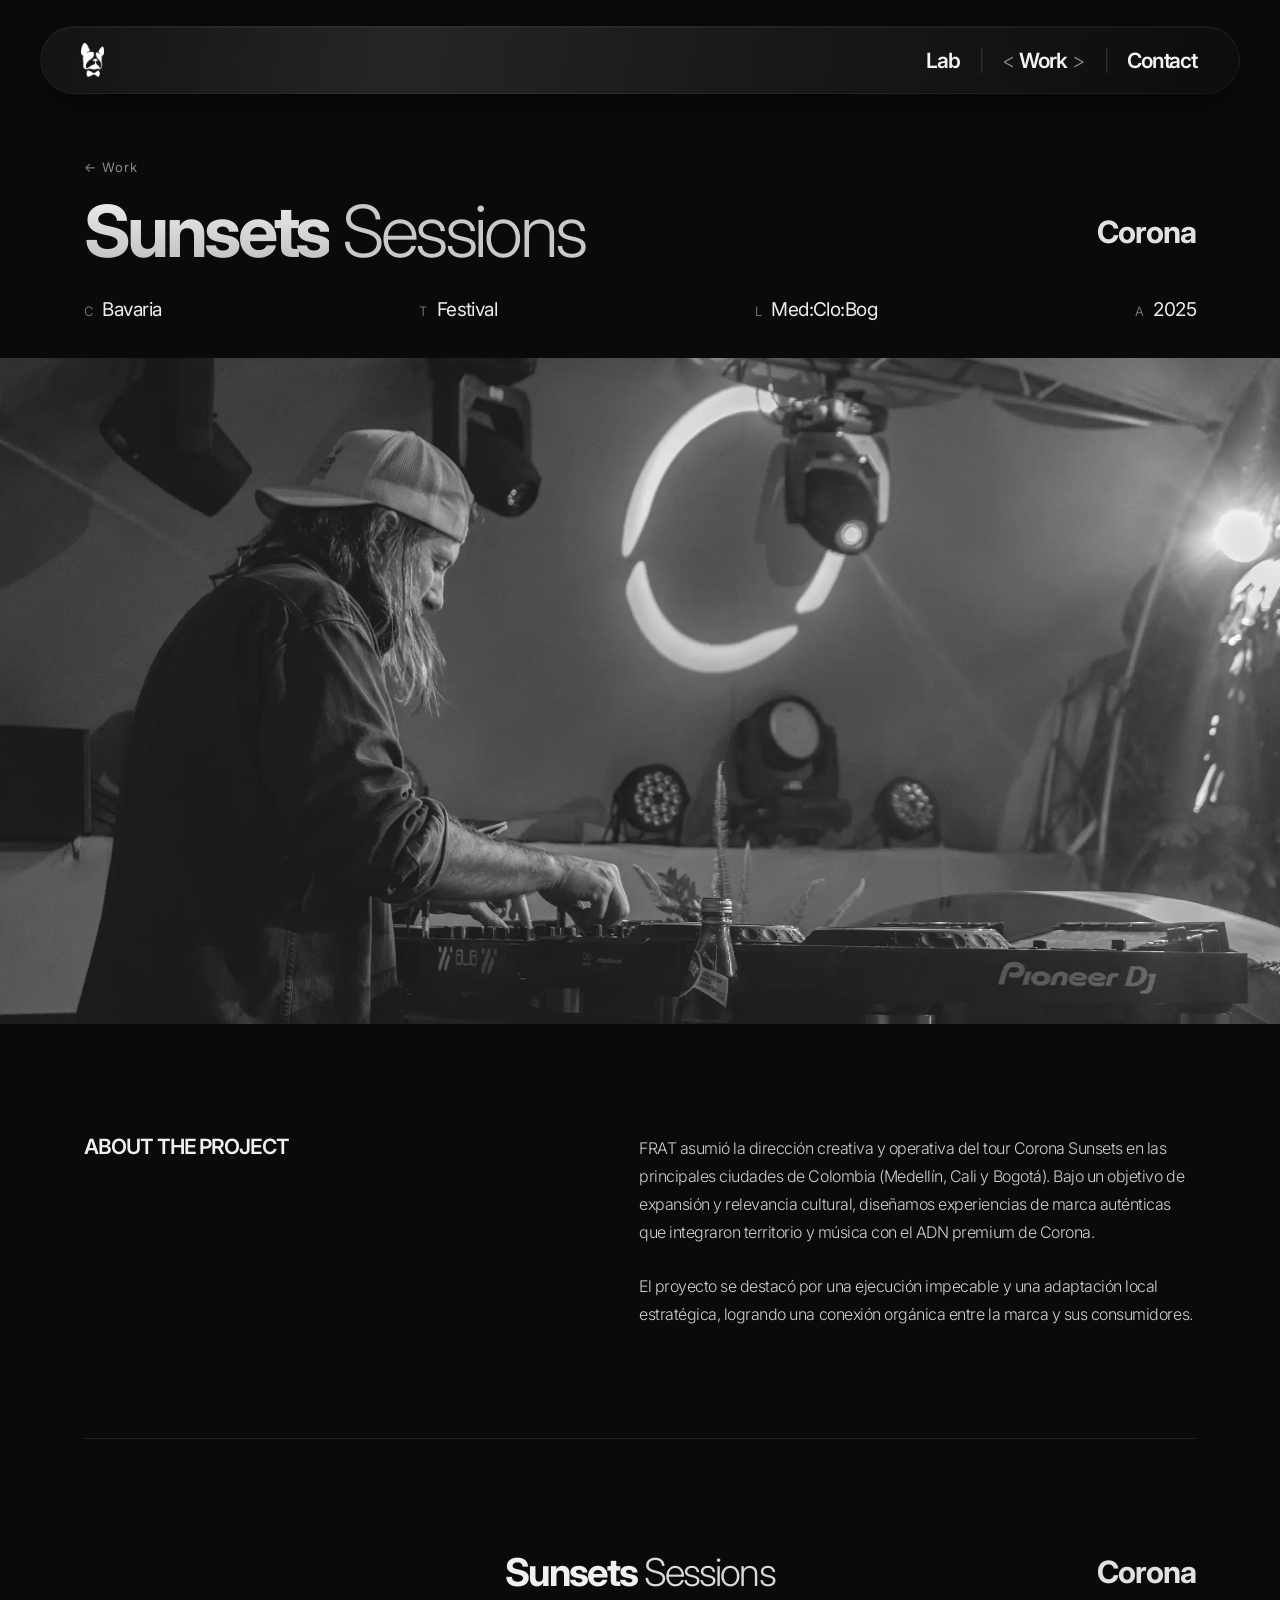
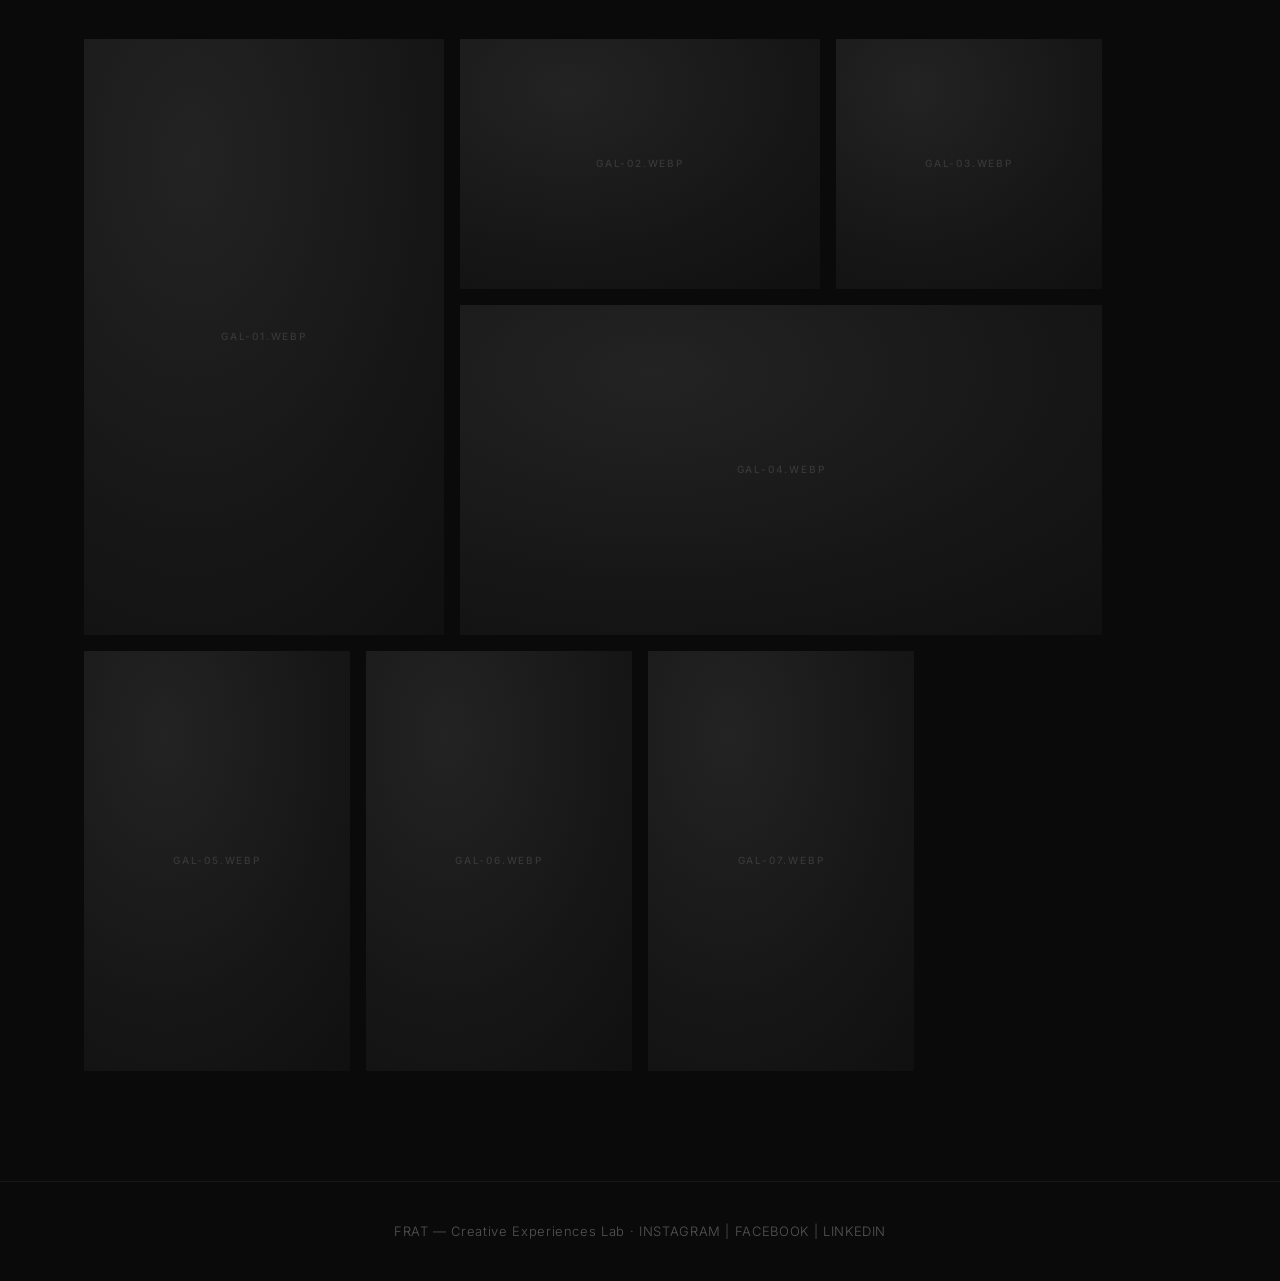
<file: proyecto-corona-sunsets.html>
<!DOCTYPE html>
<html lang="es">
<head>
<meta charset="UTF-8" />
<meta name="viewport" content="width=device-width, initial-scale=1.0" />
<title>FRAT — Sunsets Sessions</title>
<link rel="stylesheet" href="styles.css" />
</head>
<body>

  <header class="topbar">
    <div class="barpill">
      <!-- LOGO FRAT — topbar -->
      <a href="index.html" class="brandlogo"><img src="assets/logo-white.png" alt="FRAT" /></a>
      <nav class="navlinks">
        <a href="lab.html">Lab</a><span class="sep">|</span>
        <a href="work.html" class="active">Work</a><span class="sep">|</span>
        <a href="contact.html">Contact</a>
      </nav>
      <button class="menu-btn" aria-label="Abrir menú">Menu</button>
    </div>
  </header>

  <div class="menu-fullscreen" aria-hidden="true">
    <button class="menu-catcher" aria-label="Cerrar menú" tabindex="-1"></button>
    <div class="menu-left">
      <div class="top">
        <!-- LOGO FRAT — menú fullscreen -->
        <img src="assets/logo-white.png" alt="FRAT" class="logo-img" />
        <button class="close-btn">CLOSE</button>
      </div>
      <nav class="menu-nav">
        <div class="block">
          <div class="m-item"><span class="num">01</span><a href="lab.html" class="t">Lab</a></div>
          <div class="m-sub">
            <a href="lab-events.html">Events</a>
            <a href="lab-artelier.html">Artelier</a>
            <a href="lab-4u.html">4U</a>
            <a href="lab-xp.html">XP</a>
          </div>
        </div>
        <div class="block"><div class="m-item"><span class="num">02</span><a href="work.html" class="t">Work</a></div></div>
        <div class="block"><div class="m-item"><span class="num">03</span><a href="contact.html" class="t">Contact</a></div></div>
      </nav>
      <div class="social-row">
        <a href="#">INSTAGRAM</a> <span>|</span>
        <a href="#">FACEBOOK</a> <span>|</span>
        <a href="#">LINKEDIN</a>
      </div>
    </div>
  </div>


  <!-- ===== CABECERA PROYECTO (ref: WEB_evento) ===== -->
  <section class="wrap proj-head">
    <a class="back-link" href="work.html">← Work</a>
    <div class="proj-title-row">
      <h1 class="proj-title"><b>Sunsets</b> Sessions</h1>
      <!-- LOGO MARCA — Corona (reemplazar por wordmark blanco real) -->
      <span class="proj-brand">Corona</span>
    </div>
    <div class="proj-meta">
      <span><span class="k">C</span>Bavaria</span>
      <span><span class="k">T</span>Festival</span>
      <span><span class="k">L</span>Med:Clo:Bog</span>
      <span><span class="k">A</span>2025</span>
    </div>
  </section>

  <!-- IMAGEN HERO PROYECTO — DJ set B/N (full-bleed) · proyectos/corona-sunsets/images/hero.webp (2400×1200) -->
  <div class="proj-hero"><img class="img" src="proyectos/corona-sunsets/images/hero.webp" alt="Sunsets Sessions — Corona" /></div>

  <section class="wrap about">
    <h3 class="label">ABOUT THE PROJECT</h3>
    <div class="lead">
      <p>FRAT asumió la dirección creativa y operativa del tour Corona Sunsets en las principales ciudades de Colombia (Medellín, Cali y Bogotá). Bajo un objetivo de expansión y relevancia cultural, diseñamos experiencias de marca auténticas que integraron territorio y música con el ADN premium de Corona.</p>
      <p>El proyecto se destacó por una ejecución impecable y una adaptación local estratégica, logrando una conexión orgánica entre la marca y sus consumidores.</p>
    </div>
  </section>

  <div class="wrap"><div class="divider"></div></div>

  <!-- ===== GALERÍA ===== -->
  <section class="wrap section">
    <div class="gallery-head">
      <h3 class="gallery-title"><b>Sunsets</b> Sessions</h3>
      <!-- LOGO MARCA — Corona -->
      <span class="proj-brand">Corona</span>
    </div>
    <div class="gallery-masonry">
      <!-- GALERÍA — escenario silleta (alta) -->
      <div class="ph img g-a" data-label="gal-01.webp"></div>
      <!-- GALERÍA — asistentes -->
      <div class="ph img g-b" data-label="gal-02.webp"></div>
      <!-- GALERÍA — lounge -->
      <div class="ph img g-c" data-label="gal-03.webp"></div>
      <!-- GALERÍA — letrero Sunsets Sessions (ancha) -->
      <div class="ph img g-d" data-label="gal-04.webp"></div>
      <!-- GALERÍA — bailarín -->
      <div class="ph img g-e" data-label="gal-05.webp"></div>
      <!-- GALERÍA — DJ -->
      <div class="ph img g-f" data-label="gal-06.webp"></div>
      <!-- GALERÍA — arco Corona -->
      <div class="ph img g-g" data-label="gal-07.webp"></div>
    </div>
  </section>

  <footer class="simple">FRAT — Creative Experiences Lab · INSTAGRAM | FACEBOOK | LINKEDIN</footer>
  <script src="app.js"></script>
</body>
</html>
</file>
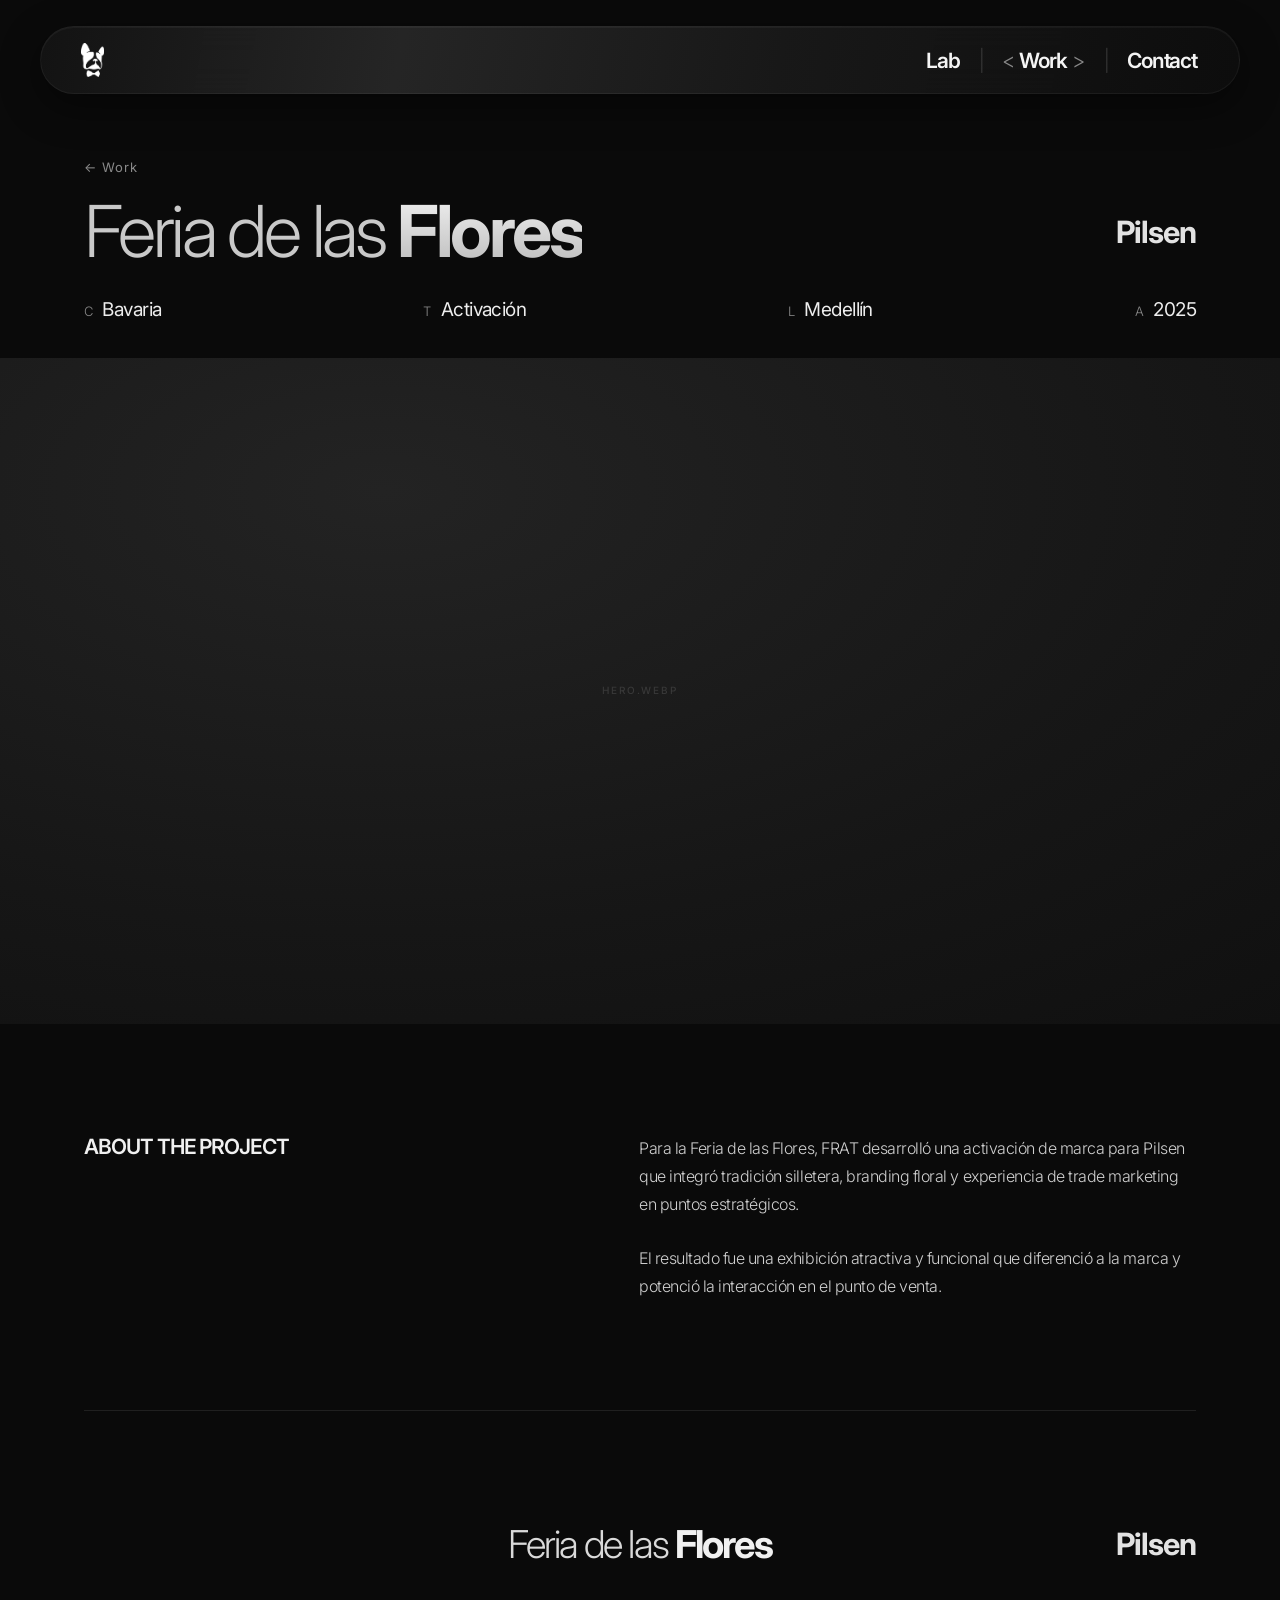
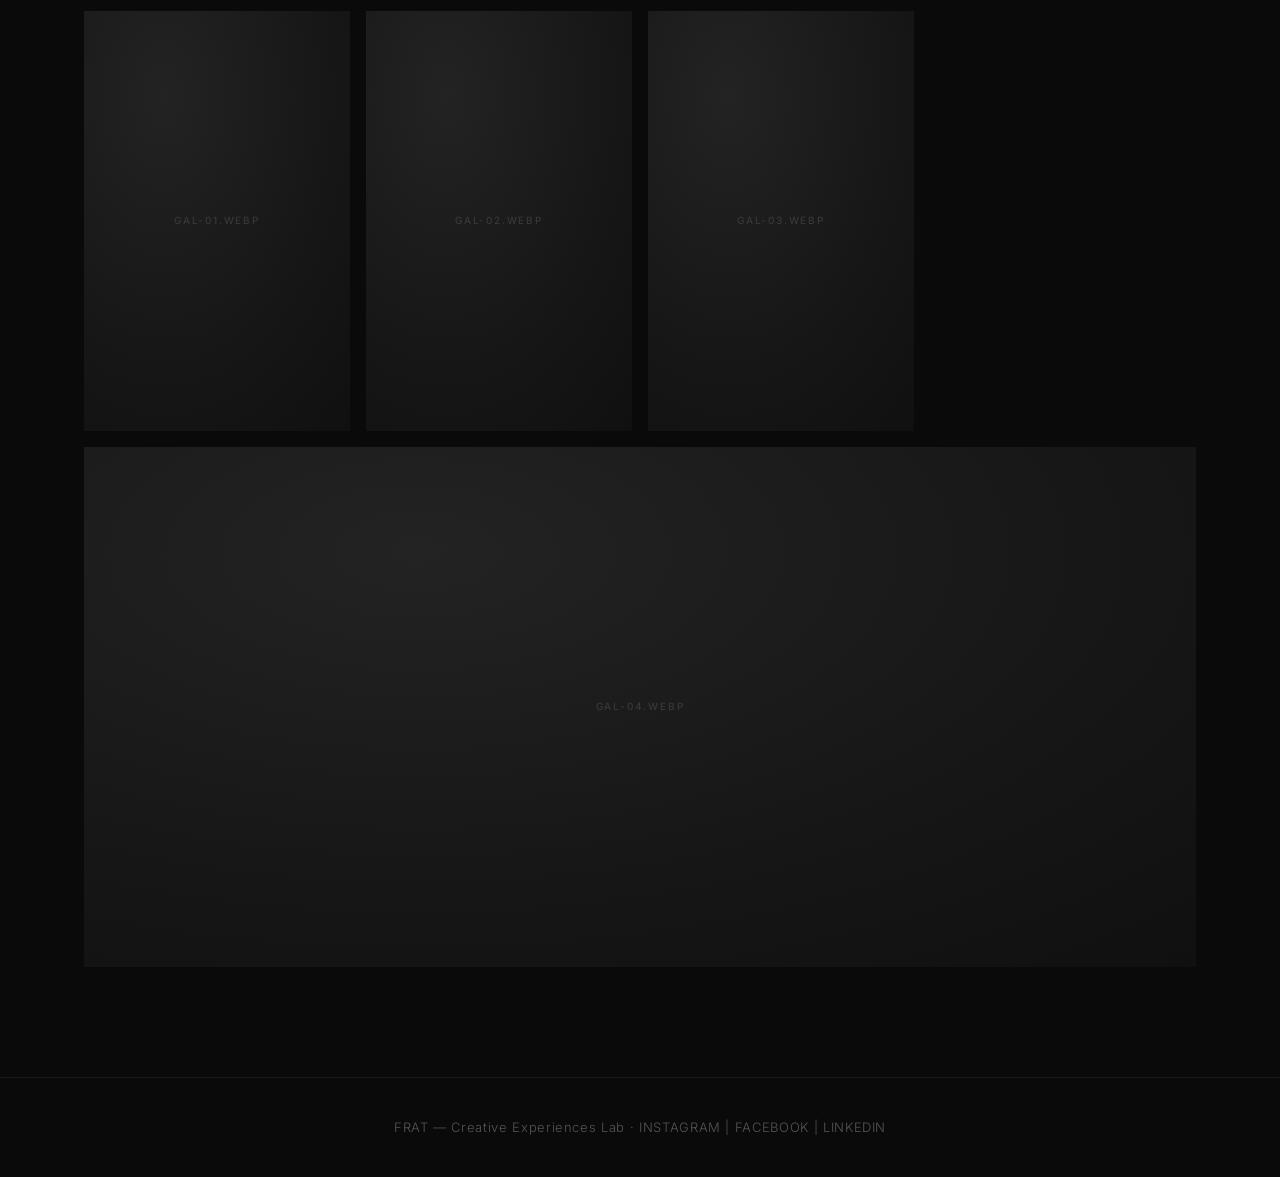
<file: proyecto-feria-de-las-flores.html>
<!DOCTYPE html>
<html lang="es">
<head>
<meta charset="UTF-8" />
<meta name="viewport" content="width=device-width, initial-scale=1.0" />
<title>FRAT — Feria de las Flores</title>
<link rel="stylesheet" href="styles.css" />
</head>
<body>

  <header class="topbar">
    <div class="barpill">
      <!-- LOGO FRAT — topbar -->
      <a href="index.html" class="brandlogo"><img src="assets/logo-white.png" alt="FRAT" /></a>
      <nav class="navlinks">
        <a href="lab.html">Lab</a><span class="sep">|</span>
        <a href="work.html" class="active">Work</a><span class="sep">|</span>
        <a href="contact.html">Contact</a>
      </nav>
      <button class="menu-btn" aria-label="Abrir menú">Menu</button>
    </div>
  </header>

  <div class="menu-fullscreen" aria-hidden="true">
    <button class="menu-catcher" aria-label="Cerrar menú" tabindex="-1"></button>
    <div class="menu-left">
      <div class="top">
        <!-- LOGO FRAT — menú fullscreen -->
        <img src="assets/logo-white.png" alt="FRAT" class="logo-img" />
        <button class="close-btn">CLOSE</button>
      </div>
      <nav class="menu-nav">
        <div class="block">
          <div class="m-item"><span class="num">01</span><a href="lab.html" class="t">Lab</a></div>
          <div class="m-sub">
            <a href="lab-events.html">Events</a>
            <a href="lab-artelier.html">Artelier</a>
            <a href="lab-4u.html">4U</a>
            <a href="lab-xp.html">XP</a>
          </div>
        </div>
        <div class="block"><div class="m-item"><span class="num">02</span><a href="work.html" class="t">Work</a></div></div>
        <div class="block"><div class="m-item"><span class="num">03</span><a href="contact.html" class="t">Contact</a></div></div>
      </nav>
      <div class="social-row">
        <a href="#">INSTAGRAM</a> <span>|</span>
        <a href="#">FACEBOOK</a> <span>|</span>
        <a href="#">LINKEDIN</a>
      </div>
    </div>
  </div>


  <!-- ===== CABECERA PROYECTO ===== -->
  <section class="wrap proj-head">
    <a class="back-link" href="work.html">← Work</a>
    <div class="proj-title-row">
      <h1 class="proj-title">Feria de las <b>Flores</b></h1>
      <!-- LOGO MARCA — Pilsen -->
      <span class="proj-brand">Pilsen</span>
    </div>
    <div class="proj-meta">
      <span><span class="k">C</span>Bavaria</span>
      <span><span class="k">T</span>Activación</span>
      <span><span class="k">L</span>Medellín</span>
      <span><span class="k">A</span>2025</span>
    </div>
  </section>

  <!-- IMAGEN HERO PROYECTO — silleta floral Pilsen (full-bleed) · proyectos/feria-de-las-flores/images/hero.webp -->
  <div class="proj-hero"><div class="ph img" data-label="hero.webp"></div></div>

  <section class="wrap about">
    <h3 class="label">ABOUT THE PROJECT</h3>
    <div class="lead">
      <p>Para la Feria de las Flores, FRAT desarrolló una activación de marca para Pilsen que integró tradición silletera, branding floral y experiencia de trade marketing en puntos estratégicos.</p>
      <p>El resultado fue una exhibición atractiva y funcional que diferenció a la marca y potenció la interacción en el punto de venta.</p>
    </div>
  </section>

  <div class="wrap"><div class="divider"></div></div>

  <!-- ===== GALERÍA ===== -->
  <section class="wrap section">
    <div class="gallery-head">
      <h3 class="gallery-title">Feria de las <b>Flores</b></h3>
      <!-- LOGO MARCA — Pilsen -->
      <span class="proj-brand">Pilsen</span>
    </div>
    <div class="gallery-masonry">
      <!-- GALERÍA 01 -->
      <div class="ph img g-e" data-label="gal-01.webp"></div>
      <!-- GALERÍA 02 -->
      <div class="ph img g-f" data-label="gal-02.webp"></div>
      <!-- GALERÍA 03 -->
      <div class="ph img g-g" data-label="gal-03.webp"></div>
      <!-- GALERÍA 04 (ancha) -->
      <div class="ph img g-full" data-label="gal-04.webp"></div>
    </div>
  </section>

  <footer class="simple">FRAT — Creative Experiences Lab · INSTAGRAM | FACEBOOK | LINKEDIN</footer>
  <script src="app.js"></script>
</body>
</html>
</file>
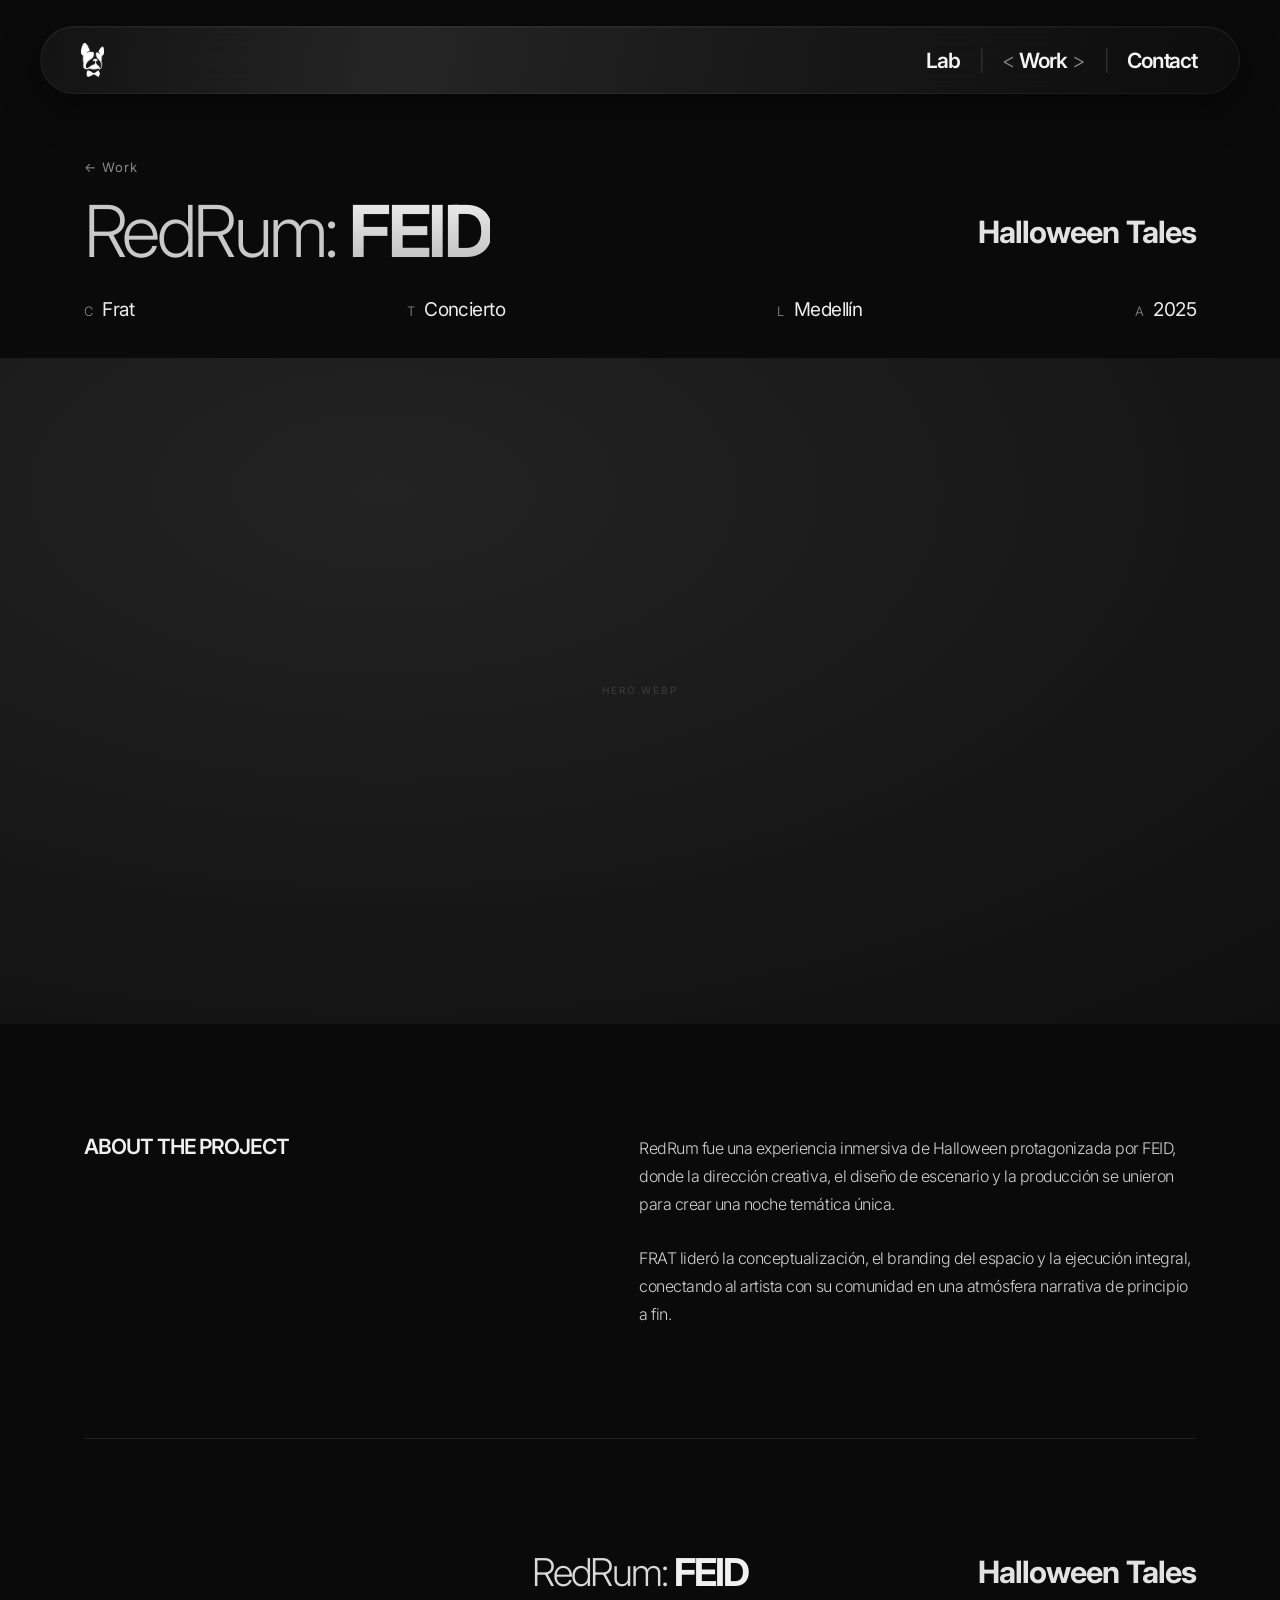
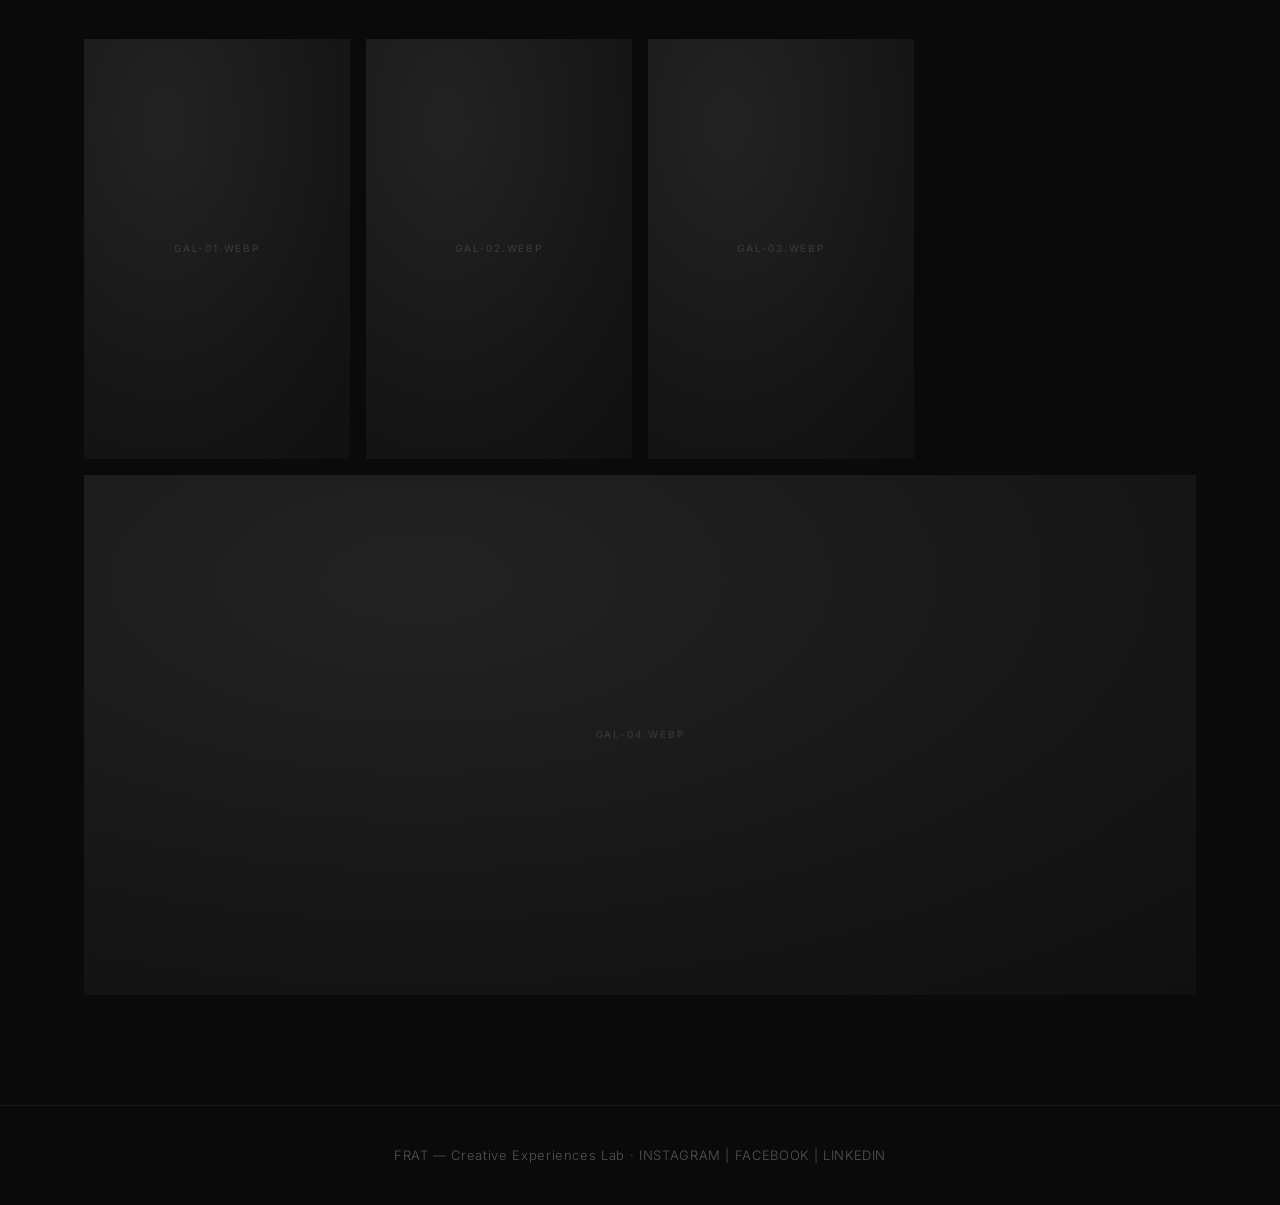
<file: proyecto-redrum-feid.html>
<!DOCTYPE html>
<html lang="es">
<head>
<meta charset="UTF-8" />
<meta name="viewport" content="width=device-width, initial-scale=1.0" />
<title>FRAT — RedRum: FEID</title>
<link rel="stylesheet" href="styles.css" />
</head>
<body>

  <header class="topbar">
    <div class="barpill">
      <!-- LOGO FRAT — topbar -->
      <a href="index.html" class="brandlogo"><img src="assets/logo-white.png" alt="FRAT" /></a>
      <nav class="navlinks">
        <a href="lab.html">Lab</a><span class="sep">|</span>
        <a href="work.html" class="active">Work</a><span class="sep">|</span>
        <a href="contact.html">Contact</a>
      </nav>
      <button class="menu-btn" aria-label="Abrir menú">Menu</button>
    </div>
  </header>

  <div class="menu-fullscreen" aria-hidden="true">
    <button class="menu-catcher" aria-label="Cerrar menú" tabindex="-1"></button>
    <div class="menu-left">
      <div class="top">
        <!-- LOGO FRAT — menú fullscreen -->
        <img src="assets/logo-white.png" alt="FRAT" class="logo-img" />
        <button class="close-btn">CLOSE</button>
      </div>
      <nav class="menu-nav">
        <div class="block">
          <div class="m-item"><span class="num">01</span><a href="lab.html" class="t">Lab</a></div>
          <div class="m-sub">
            <a href="lab-events.html">Events</a>
            <a href="lab-artelier.html">Artelier</a>
            <a href="lab-4u.html">4U</a>
            <a href="lab-xp.html">XP</a>
          </div>
        </div>
        <div class="block"><div class="m-item"><span class="num">02</span><a href="work.html" class="t">Work</a></div></div>
        <div class="block"><div class="m-item"><span class="num">03</span><a href="contact.html" class="t">Contact</a></div></div>
      </nav>
      <div class="social-row">
        <a href="#">INSTAGRAM</a> <span>|</span>
        <a href="#">FACEBOOK</a> <span>|</span>
        <a href="#">LINKEDIN</a>
      </div>
    </div>
  </div>


  <!-- ===== CABECERA PROYECTO ===== -->
  <section class="wrap proj-head">
    <a class="back-link" href="work.html">← Work</a>
    <div class="proj-title-row">
      <h1 class="proj-title">RedRum: <b>FEID</b></h1>
      <!-- LOGO MARCA — Halloween Tales -->
      <span class="proj-brand">Halloween Tales</span>
    </div>
    <div class="proj-meta">
      <span><span class="k">C</span>Frat</span>
      <span><span class="k">T</span>Concierto</span>
      <span><span class="k">L</span>Medellín</span>
      <span><span class="k">A</span>2025</span>
    </div>
  </section>

  <!-- IMAGEN HERO PROYECTO — FEID en escenario (full-bleed) · proyectos/redrum-feid/images/hero.webp -->
  <div class="proj-hero"><div class="ph img" data-label="hero.webp"></div></div>

  <section class="wrap about">
    <h3 class="label">ABOUT THE PROJECT</h3>
    <div class="lead">
      <p>RedRum fue una experiencia inmersiva de Halloween protagonizada por FEID, donde la dirección creativa, el diseño de escenario y la producción se unieron para crear una noche temática única.</p>
      <p>FRAT lideró la conceptualización, el branding del espacio y la ejecución integral, conectando al artista con su comunidad en una atmósfera narrativa de principio a fin.</p>
    </div>
  </section>

  <div class="wrap"><div class="divider"></div></div>

  <!-- ===== GALERÍA ===== -->
  <section class="wrap section">
    <div class="gallery-head">
      <h3 class="gallery-title">RedRum: <b>FEID</b></h3>
      <!-- LOGO MARCA — Halloween Tales -->
      <span class="proj-brand">Halloween Tales</span>
    </div>
    <div class="gallery-masonry">
      <!-- GALERÍA 01 -->
      <div class="ph img g-e" data-label="gal-01.webp"></div>
      <!-- GALERÍA 02 -->
      <div class="ph img g-f" data-label="gal-02.webp"></div>
      <!-- GALERÍA 03 -->
      <div class="ph img g-g" data-label="gal-03.webp"></div>
      <!-- GALERÍA 04 (ancha) -->
      <div class="ph img g-full" data-label="gal-04.webp"></div>
    </div>
  </section>

  <footer class="simple">FRAT — Creative Experiences Lab · INSTAGRAM | FACEBOOK | LINKEDIN</footer>
  <script src="app.js"></script>
</body>
</html>
</file>
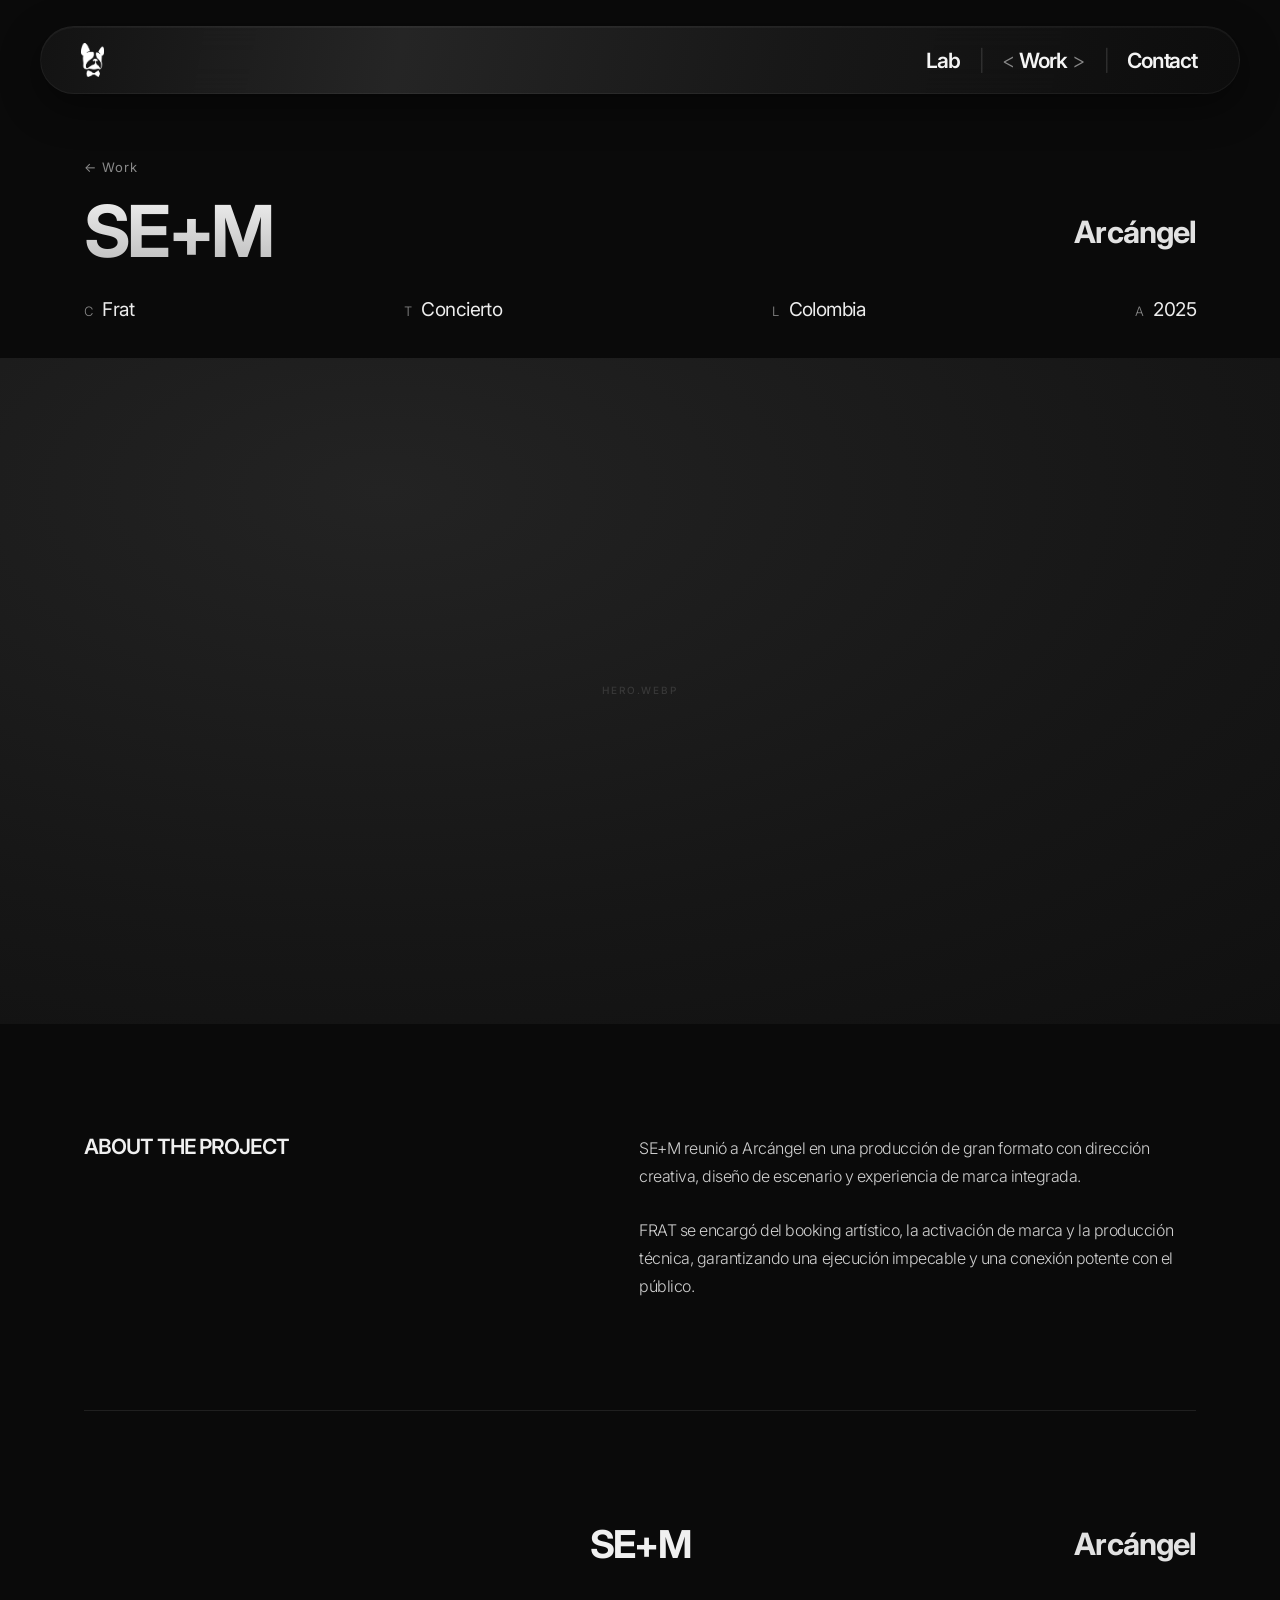
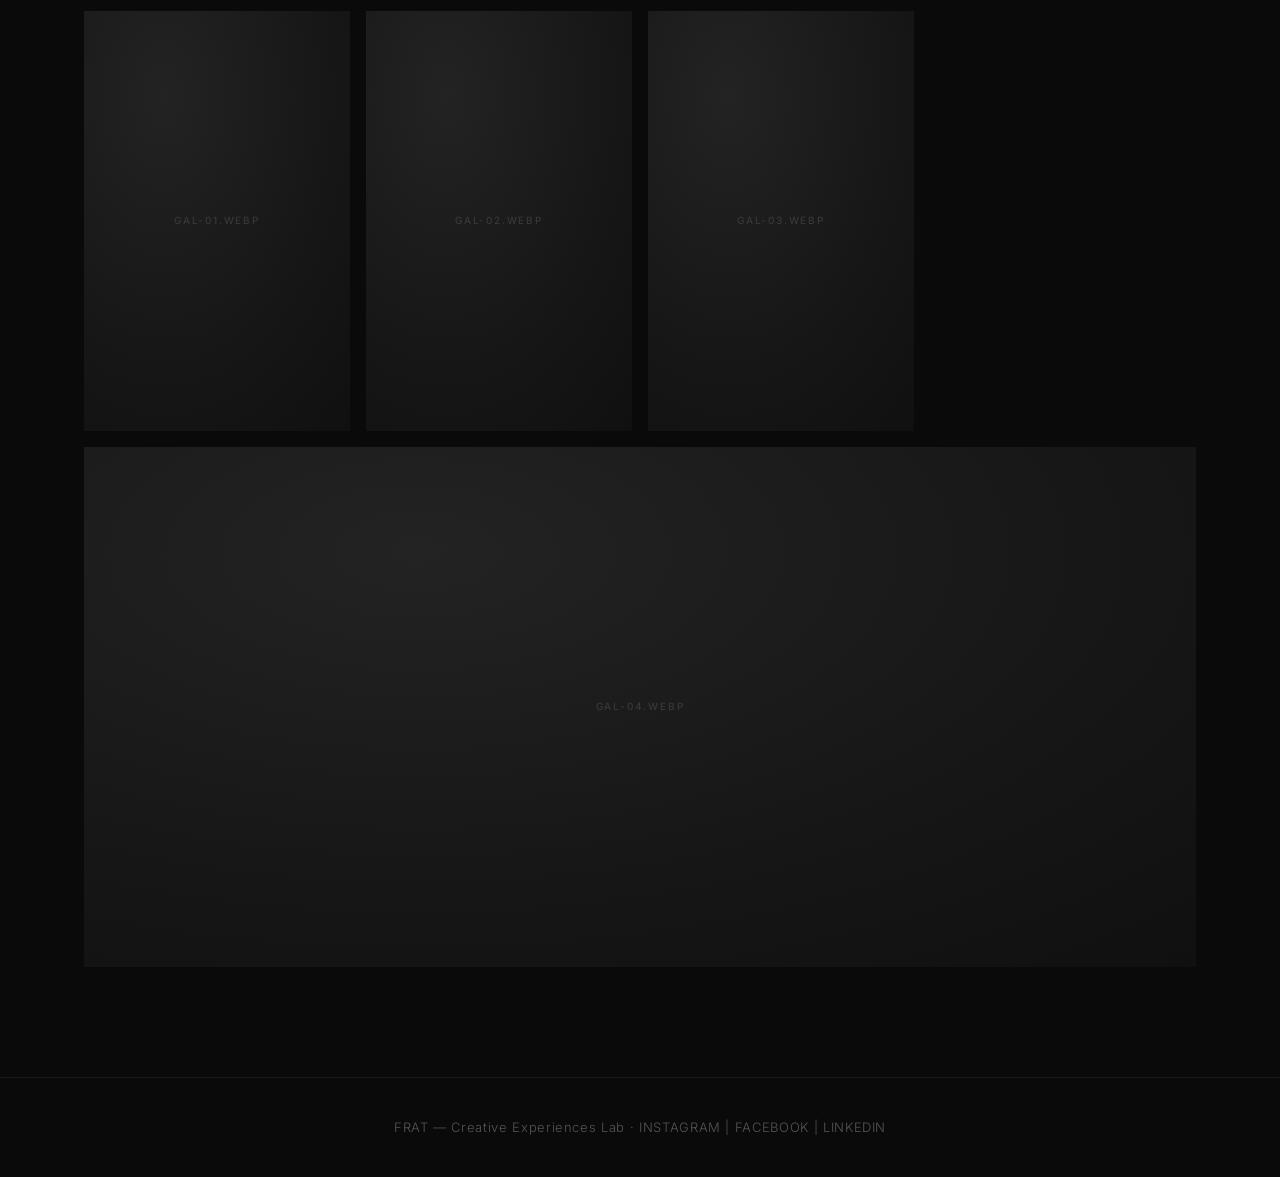
<file: proyecto-sem-arcangel.html>
<!DOCTYPE html>
<html lang="es">
<head>
<meta charset="UTF-8" />
<meta name="viewport" content="width=device-width, initial-scale=1.0" />
<title>FRAT — SE+M (Arcángel)</title>
<link rel="stylesheet" href="styles.css" />
</head>
<body>

  <header class="topbar">
    <div class="barpill">
      <!-- LOGO FRAT — topbar -->
      <a href="index.html" class="brandlogo"><img src="assets/logo-white.png" alt="FRAT" /></a>
      <nav class="navlinks">
        <a href="lab.html">Lab</a><span class="sep">|</span>
        <a href="work.html" class="active">Work</a><span class="sep">|</span>
        <a href="contact.html">Contact</a>
      </nav>
      <button class="menu-btn" aria-label="Abrir menú">Menu</button>
    </div>
  </header>

  <div class="menu-fullscreen" aria-hidden="true">
    <button class="menu-catcher" aria-label="Cerrar menú" tabindex="-1"></button>
    <div class="menu-left">
      <div class="top">
        <!-- LOGO FRAT — menú fullscreen -->
        <img src="assets/logo-white.png" alt="FRAT" class="logo-img" />
        <button class="close-btn">CLOSE</button>
      </div>
      <nav class="menu-nav">
        <div class="block">
          <div class="m-item"><span class="num">01</span><a href="lab.html" class="t">Lab</a></div>
          <div class="m-sub">
            <a href="lab-events.html">Events</a>
            <a href="lab-artelier.html">Artelier</a>
            <a href="lab-4u.html">4U</a>
            <a href="lab-xp.html">XP</a>
          </div>
        </div>
        <div class="block"><div class="m-item"><span class="num">02</span><a href="work.html" class="t">Work</a></div></div>
        <div class="block"><div class="m-item"><span class="num">03</span><a href="contact.html" class="t">Contact</a></div></div>
      </nav>
      <div class="social-row">
        <a href="#">INSTAGRAM</a> <span>|</span>
        <a href="#">FACEBOOK</a> <span>|</span>
        <a href="#">LINKEDIN</a>
      </div>
    </div>
  </div>


  <!-- ===== CABECERA PROYECTO ===== -->
  <section class="wrap proj-head">
    <a class="back-link" href="work.html">← Work</a>
    <div class="proj-title-row">
      <h1 class="proj-title"><b>SE+M</b></h1>
      <!-- LOGO MARCA — Arcángel -->
      <span class="proj-brand">Arcángel</span>
    </div>
    <div class="proj-meta">
      <span><span class="k">C</span>Frat</span>
      <span><span class="k">T</span>Concierto</span>
      <span><span class="k">L</span>Colombia</span>
      <span><span class="k">A</span>2025</span>
    </div>
  </section>

  <!-- IMAGEN HERO PROYECTO — Arcángel en escenario (full-bleed) · proyectos/sem-arcangel/images/hero.webp -->
  <div class="proj-hero"><div class="ph img" data-label="hero.webp"></div></div>

  <section class="wrap about">
    <h3 class="label">ABOUT THE PROJECT</h3>
    <div class="lead">
      <p>SE+M reunió a Arcángel en una producción de gran formato con dirección creativa, diseño de escenario y experiencia de marca integrada.</p>
      <p>FRAT se encargó del booking artístico, la activación de marca y la producción técnica, garantizando una ejecución impecable y una conexión potente con el público.</p>
    </div>
  </section>

  <div class="wrap"><div class="divider"></div></div>

  <!-- ===== GALERÍA ===== -->
  <section class="wrap section">
    <div class="gallery-head">
      <h3 class="gallery-title"><b>SE+M</b></h3>
      <!-- LOGO MARCA — Arcángel -->
      <span class="proj-brand">Arcángel</span>
    </div>
    <div class="gallery-masonry">
      <!-- GALERÍA 01 -->
      <div class="ph img g-e" data-label="gal-01.webp"></div>
      <!-- GALERÍA 02 -->
      <div class="ph img g-f" data-label="gal-02.webp"></div>
      <!-- GALERÍA 03 -->
      <div class="ph img g-g" data-label="gal-03.webp"></div>
      <!-- GALERÍA 04 (ancha) -->
      <div class="ph img g-full" data-label="gal-04.webp"></div>
    </div>
  </section>

  <footer class="simple">FRAT — Creative Experiences Lab · INSTAGRAM | FACEBOOK | LINKEDIN</footer>
  <script src="app.js"></script>
</body>
</html>
</file>
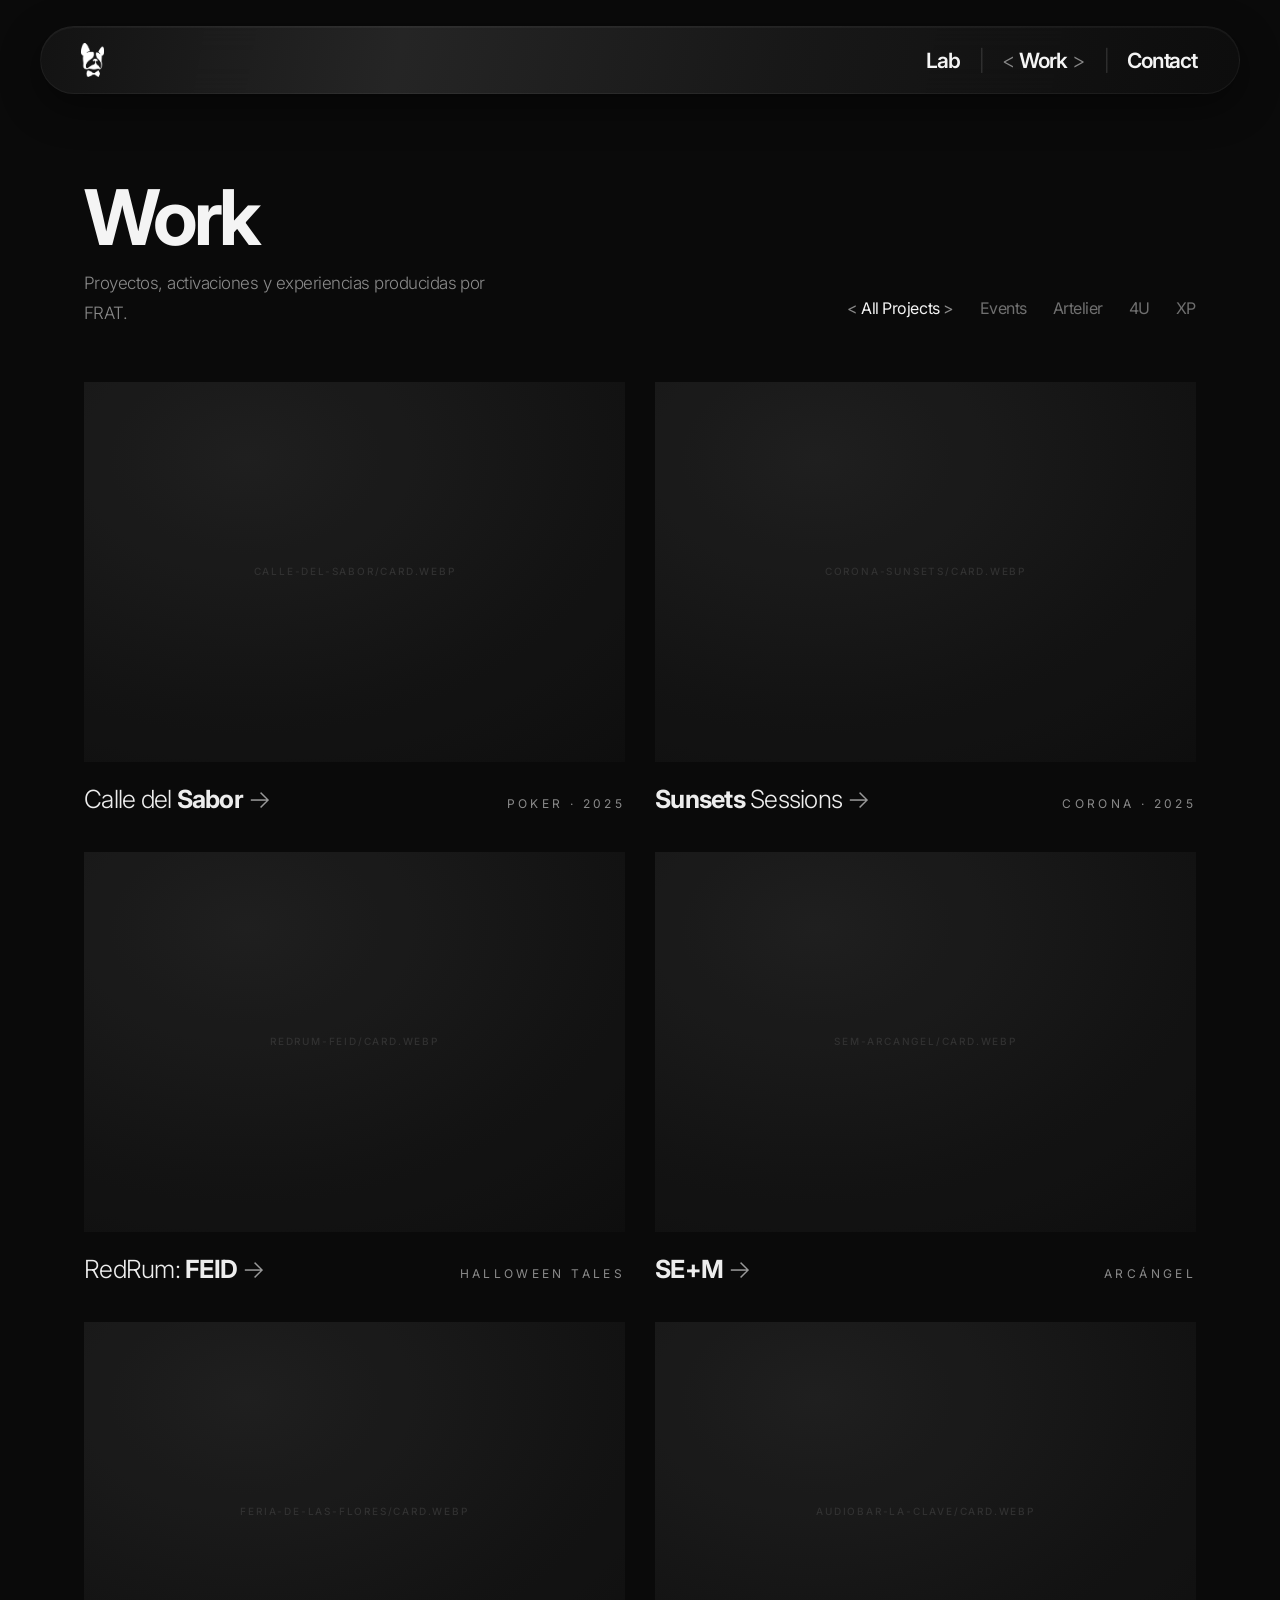
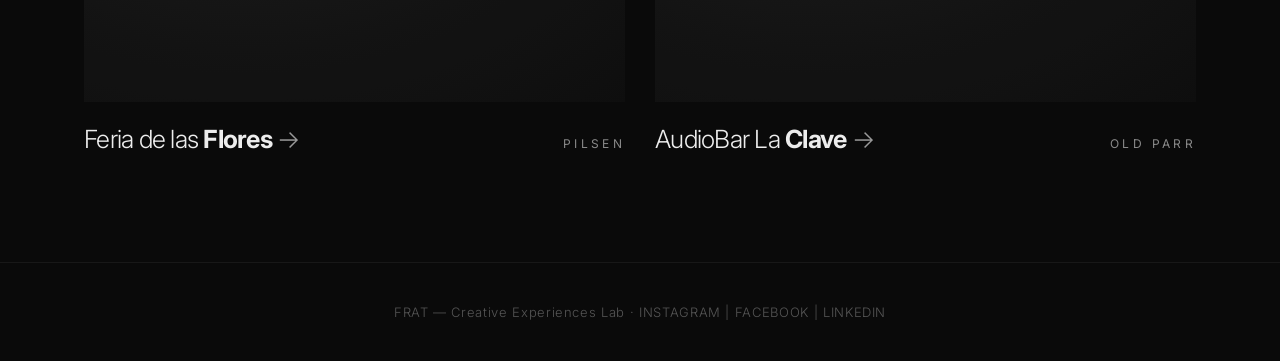
<file: work.html>
<!DOCTYPE html>
<html lang="es">
<head>
<meta charset="UTF-8" />
<meta name="viewport" content="width=device-width, initial-scale=1.0" />
<title>FRAT — Work</title>
<link rel="stylesheet" href="styles.css" />
</head>
<body>

  <header class="topbar">
    <div class="barpill">
      <!-- LOGO FRAT — topbar -->
      <a href="index.html" class="brandlogo"><img src="assets/logo-white.png" alt="FRAT" /></a>
      <nav class="navlinks">
        <a href="lab.html">Lab</a><span class="sep">|</span>
        <a href="work.html" class="active">Work</a><span class="sep">|</span>
        <a href="contact.html">Contact</a>
      </nav>
      <button class="menu-btn" aria-label="Abrir menú">Menu</button>
    </div>
  </header>

  <div class="menu-fullscreen" aria-hidden="true">
    <button class="menu-catcher" aria-label="Cerrar menú" tabindex="-1"></button>
    <div class="menu-left">
      <div class="top">
        <!-- LOGO FRAT — menú fullscreen -->
        <img src="assets/logo-white.png" alt="FRAT" class="logo-img" />
        <button class="close-btn">CLOSE</button>
      </div>
      <nav class="menu-nav">
        <div class="block">
          <div class="m-item"><span class="num">01</span><a href="lab.html" class="t">Lab</a></div>
          <div class="m-sub">
            <a href="lab-events.html">Events</a>
            <a href="lab-artelier.html">Artelier</a>
            <a href="lab-4u.html">4U</a>
            <a href="lab-xp.html">XP</a>
          </div>
        </div>
        <div class="block"><div class="m-item"><span class="num">02</span><a href="work.html" class="t">Work</a></div></div>
        <div class="block"><div class="m-item"><span class="num">03</span><a href="contact.html" class="t">Contact</a></div></div>
      </nav>
      <div class="social-row">
        <a href="#">INSTAGRAM</a> <span>|</span>
        <a href="#">FACEBOOK</a> <span>|</span>
        <a href="#">LINKEDIN</a>
      </div>
    </div>
  </div>


  <!-- ================================================================
       WORK — galería de proyectos (imagen + nombre → detalle)
       Filtro editorial por servicio del ecosistema LAB.
       ================================================================ -->
  <section class="wrap">
    <div class="work-head">
      <div class="work-head-txt">
        <h1 class="page-title">Work</h1>
        <p class="page-sub">Proyectos, activaciones y experiencias producidas por FRAT.</p>
      </div>
      <!-- Controles de filtro: integrados a la derecha del encabezado -->
      <nav class="work-filters" aria-label="Filtrar proyectos por servicio">
        <button class="wf active" data-filter="all" aria-pressed="true">All Projects</button>
        <button class="wf" data-filter="events" aria-pressed="false">Events</button>
        <button class="wf" data-filter="artelier" aria-pressed="false">Artelier</button>
        <button class="wf" data-filter="4u" aria-pressed="false">4U</button>
        <button class="wf" data-filter="xp" aria-pressed="false">XP</button>
      </nav>
    </div>

    <div class="work-grid">
      <a class="work-card" href="proyecto-calle-del-sabor.html" data-cat="artelier">
        <!-- IMAGEN WORK — proyectos/calle-del-sabor/images/card.webp -->
        <div class="ph img" data-label="calle-del-sabor/card.webp"></div>
        <div class="meta">
          <span class="name">Calle del <b>Sabor</b> <span class="arrow">→</span></span>
          <span class="brand">Poker · 2025</span>
        </div>
      </a>

      <a class="work-card" href="proyecto-corona-sunsets.html" data-cat="events">
        <!-- IMAGEN WORK — proyectos/corona-sunsets/images/card.webp -->
        <div class="ph img" data-label="corona-sunsets/card.webp"></div>
        <div class="meta">
          <span class="name"><b>Sunsets</b> Sessions <span class="arrow">→</span></span>
          <span class="brand">Corona · 2025</span>
        </div>
      </a>

      <a class="work-card" href="proyecto-redrum-feid.html" data-cat="events">
        <!-- IMAGEN WORK — proyectos/redrum-feid/images/card.webp -->
        <div class="ph img" data-label="redrum-feid/card.webp"></div>
        <div class="meta">
          <span class="name">RedRum: <b>FEID</b> <span class="arrow">→</span></span>
          <span class="brand">Halloween Tales</span>
        </div>
      </a>

      <a class="work-card" href="proyecto-sem-arcangel.html" data-cat="events">
        <!-- IMAGEN WORK — proyectos/sem-arcangel/images/card.webp -->
        <div class="ph img" data-label="sem-arcangel/card.webp"></div>
        <div class="meta">
          <span class="name"><b>SE+M</b> <span class="arrow">→</span></span>
          <span class="brand">Arcángel</span>
        </div>
      </a>

      <a class="work-card" href="proyecto-feria-de-las-flores.html" data-cat="artelier">
        <!-- IMAGEN WORK — proyectos/feria-de-las-flores/images/card.webp -->
        <div class="ph img" data-label="feria-de-las-flores/card.webp"></div>
        <div class="meta">
          <span class="name">Feria de las <b>Flores</b> <span class="arrow">→</span></span>
          <span class="brand">Pilsen</span>
        </div>
      </a>

      <a class="work-card" href="proyecto-audiobar-la-clave.html" data-cat="artelier">
        <!-- IMAGEN WORK — proyectos/audiobar-la-clave/images/card.webp -->
        <div class="ph img" data-label="audiobar-la-clave/card.webp"></div>
        <div class="meta">
          <span class="name">AudioBar La <b>Clave</b> <span class="arrow">→</span></span>
          <span class="brand">Old Parr</span>
        </div>
      </a>
    </div>

    <!-- Estado vacío (categorías sin proyectos aún: 4U / XP) -->
    <p class="work-empty" hidden>Próximamente nuevos proyectos en esta categoría.</p>
  </section>

  <footer class="simple">FRAT — Creative Experiences Lab · INSTAGRAM | FACEBOOK | LINKEDIN</footer>
  <script src="app.js"></script>
</body>
</html>
</file>
<file: styles.css>
/* ============================================================
   FRAT — Creative Experiences Lab
   Design System · refinamiento editorial (refs: /refs/*.jpg + brief UX)
   ============================================================
   Typography:
     Titles  → Inter SemiBold 600 | tracking -0.05em | aire editorial
     Display → Inter Bold 700 (titulares gigantes, incl. wordmark hero)
     Text    → Inter Light 300 | tracking -0.03em | line-height amplio
   Color: monocromo estricto (negro / blanco / grises).
   Énfasis sin color: dispositivos tipográficos < contenido >.
   ============================================================ */

@font-face {
  font-family: 'Inter';
  src: url('fonts/Inter-Variable.ttf') format('truetype-variations'),
       url('fonts/Inter-Variable.ttf') format('truetype');
  font-weight: 100 900;
  font-style: normal;
  font-display: swap;
}

:root {
  /* Color */
  --black: #0a0a0a;
  --black-2: #0d0d0d;
  --dark: #141414;
  --dark-2: #1a1a1a;
  --dark-3: #222222;
  --white: #f4f4f4;
  --white-soft: #d6d6d6;
  --gray: #8a8a8a;
  --gray-dim: #5e5e5e;
  /* acento neutro (sustituye al dorado retirado del sistema) */
  --accent: #d6d6d6;

  /* Typography tokens — tracking relajado para ritmo editorial */
  --ls-title: -0.05em;
  --ls-text: -0.03em;
  --lh-title: 1.9;
  --lh-text: 1.75;
  --fw-title: 600;
  --fw-text: 300;


  /* Layout */
  --wrap: 1200px;
  --pad: 44px;
  --ease: cubic-bezier(.22,1,.36,1);

  /* Legacy alias */
  --ls: var(--ls-title);
}

/* ============ RESET ============ */
*, *::before, *::after { margin: 0; padding: 0; box-sizing: border-box; }
html { scroll-behavior: smooth; }

body {
  font-family: 'Inter', sans-serif;
  font-weight: var(--fw-text);
  background: var(--black);
  color: var(--white);
  letter-spacing: var(--ls-text);
  line-height: var(--lh-text);
  -webkit-font-smoothing: antialiased;
  -moz-osx-font-smoothing: grayscale;
}

a { color: inherit; text-decoration: none; }
img { display: block; max-width: 100%; }
button { font-family: inherit; }

/* ============ Utility ============ */
.wrap { max-width: var(--wrap); margin: 0 auto; padding: 0 var(--pad); }
.section { padding-block: 110px; }
.divider { border-top: 1px solid rgba(255,255,255,0.09); }
.center { text-align: center; }
.chev {
  text-align: center; color: #777; font-size: 26px; margin: 38px 0;
  letter-spacing: 0; line-height: 1;
}

/* ============ Placeholder (fotos no disponibles — NO inventar) ============ */
.ph {
  background: radial-gradient(120% 120% at 30% 20%, #232323 0%, #161616 55%, #0e0e0e 100%);
  position: relative; overflow: hidden;
}
.ph::after {
  content: attr(data-label);
  position: absolute; inset: 0;
  display: flex; align-items: center; justify-content: center;
  font-size: 10px; font-weight: 500; letter-spacing: 0.18em;
  text-transform: uppercase; color: #383838; text-align: center; padding: 8px;
}

.logo-img { height: 38px; width: auto; display: block; }

/* Imágenes reales que sustituyen a un placeholder .ph.img:
   llenan exactamente la misma caja (mismo tamaño/posición). */
img.img { object-fit: cover; width: 100%; height: 100%; display: block; }


/* ================================================================
   TYPOGRAPHY — globals
   ================================================================ */
h1, h2, h3, .h-big, .page-title, .cred-title,
.proj-title, .awards-big, .gallery-title, .hl-title,
.lab-hero .title, .list-title {
  font-weight: var(--fw-title);
  letter-spacing: var(--ls-title);
  line-height: var(--lh-title);
}

p, .lead, .lead-sub, .mini-list, .cred-card p,
.awards-desc, .proj-meta, .legal span {
  font-weight: var(--fw-text);
  letter-spacing: var(--ls-text);
  line-height: var(--lh-text);
}


/* ================================================================
   TOP NAVIGATION BAR  (ref: WEB_home, WEB_Contact, WEB_evento)
   Pill flotante: logo izq · Lab | Work | Contact der.
   ================================================================ */
.topbar {
  position: sticky; top: 0; z-index: 60;
  padding: 26px 40px;
}
.topbar.over { position: absolute; top: 0; left: 0; right: 0; z-index: 70; }

.barpill {
  display: flex; justify-content: space-between; align-items: center;
  padding: 16px 40px;
  border-radius: 60px;
  background: linear-gradient(100deg,
    rgba(20,20,20,.94) 0%,
    rgba(42,42,42,.86) 30%,
    rgba(26,26,26,.88) 62%,
    rgba(14,14,14,.92) 100%);
  border: 1px solid rgba(255,255,255,0.05);
  box-shadow: 0 12px 40px rgba(0,0,0,0.45), inset 0 1px 0 rgba(255,255,255,0.04);
  backdrop-filter: blur(16px);
  -webkit-backdrop-filter: blur(16px);
}

/* LOGO FRAT — barra de navegación (assets/logo-white.png) */
.barpill .brandlogo { display: inline-flex; align-items: center; cursor: pointer; }
.barpill .brandlogo img { height: 34px; width: auto; transition: opacity .2s; }
.barpill .brandlogo:hover img { opacity: .8; }

.barpill .navlinks {
  display: flex; align-items: center; gap: 18px;
  font-size: 21px;
  font-weight: var(--fw-title);
  letter-spacing: var(--ls-title);
  line-height: 1;
}
.barpill .navlinks a { color: var(--white); transition: color .15s, opacity .15s; padding-right: .08em; }
.barpill .navlinks a:hover { opacity: .65; }
/* estado activo: dispositivo tipográfico < link > en lugar de color */
.barpill .navlinks a.active::before { content: '< '; color: #8a8a8a; font-weight: 300; }
.barpill .navlinks a.active::after { content: ' >'; color: #8a8a8a; font-weight: 300; }
.barpill .navlinks .sep { color: rgba(255,255,255,0.22); font-weight: 200; user-select: none; }

/* Botón "Menu" — móvil (ref: WEB_ evento_mobile) */
.menu-btn {
  display: none;
  background: transparent; border: none; cursor: pointer;
  color: var(--white);
  font-size: 20px; font-weight: var(--fw-title);
  letter-spacing: var(--ls-title); line-height: 1;
}


/* ================================================================
   MENÚ FULLSCREEN  (ref: WEB_home_menu + WEB_ Burguer menu_mobile)
   Panel blanco izquierdo ~37.5%; el resto deja ver la página.
   ================================================================ */
.menu-fullscreen {
  position: fixed; inset: 0; z-index: 200;
  pointer-events: none;
  visibility: hidden;
  transition: visibility 0s .6s;
}
.menu-fullscreen.open {
  pointer-events: auto; visibility: visible;
  transition: visibility 0s 0s;
}

/* zona derecha: clic para cerrar (la página queda visible detrás) */
.menu-catcher {
  position: absolute; inset: 0;
  background: transparent; border: none; cursor: default;
}

.menu-left {
  position: absolute; top: 0; left: 0; bottom: 0;
  width: 37.5%; min-width: 480px;
  background: #fafafa;
  color: #0d0d0d;
  padding: 44px 56px 40px;
  display: flex; flex-direction: column;
  transform: translateX(-102%);
  transition: transform .6s var(--ease);
  box-shadow: 40px 0 90px rgba(0,0,0,.35);
}
.menu-fullscreen.open .menu-left { transform: translateX(0); }

.menu-left .top { display: flex; justify-content: space-between; align-items: flex-start; }
/* LOGO FRAT — menú (negro sobre panel blanco) */
.menu-left .top .logo-img { height: 56px; filter: brightness(0); }
.menu-left .top .close-btn {
  font-weight: var(--fw-title); font-size: 17px;
  letter-spacing: .04em; cursor: pointer;
  color: #b9b9b9;
  background: none; border: none;
  margin-top: 14px;
  transition: color .2s;
}
.menu-left .top .close-btn:hover { color: #0d0d0d; }

.menu-left .menu-nav { margin-top: 12vh; flex: 1; }
.menu-left .menu-nav .block + .block { margin-top: 26px; }

.menu-left .m-item { display: flex; align-items: flex-start; gap: 20px; }
.menu-left .m-item .num {
  font-size: 26px; font-weight: 300; color: #c4c4c4;
  letter-spacing: var(--ls-text); margin-top: 22px; line-height: 1;
}
.menu-left .m-item .t {
  font-size: clamp(58px, 6vw, 86px);
  font-weight: 700;
  line-height: .98;
  letter-spacing: var(--ls-title);
  color: #0d0d0d;
  padding-right: .1em;
  transition: color .2s;
}
.menu-left .m-item .t:hover { color: #6f6f6f; }

.menu-left .m-sub {
  margin-left: 46px; margin-top: 8px;
  display: flex; flex-direction: column; gap: 4px;
}
.menu-left .m-sub a {
  font-size: 23px;
  font-weight: 500;
  letter-spacing: -0.02em;
  text-transform: uppercase;
  color: #111;
  width: fit-content;
  line-height: 1.35;
  transition: color .15s;
}
.menu-left .m-sub a:hover { color: #8a8a8a; }

.menu-left .social-row {
  margin-top: auto;
  display: flex; gap: 16px; align-items: center;
  font-weight: 400; font-size: 17px; letter-spacing: .02em;
  color: #c0c0c0;
}
.menu-left .social-row span { color: #d8d8d8; font-weight: 200; }
.menu-left .social-row a { color: #c0c0c0; transition: color .2s; }
.menu-left .social-row a:hover { color: #0d0d0d; }


/* ================================================================
   HOME — HERO  (ref: WEB_home)
   ================================================================ */
/* Hero a pantalla completa: la imagen de fondo cubre el 100% del viewport */
.home-hero {
  position: relative;
  height: 100vh;
  height: 100svh;
  min-height: 600px;
  overflow: hidden;
}
/* IMAGEN FONDO HERO — cubre todo (object-fit:cover si se usa <img>) */
.home-hero .bg { position: absolute; inset: 0; background-size: cover; background-position: center; }
/* Tratamiento de contraste: scrim superior (nav) + claridad central +
   degradado inferior + viñeta. Garantiza legibilidad con cualquier foto. */
.home-hero .bg::after {
  content: '';
  position: absolute; inset: 0;
  background:
    linear-gradient(to bottom,
      rgba(10,10,10,.58) 0%,
      rgba(10,10,10,.18) 26%,
      rgba(10,10,10,.30) 58%,
      rgba(10,10,10,.92) 100%),
    radial-gradient(125% 85% at 50% 46%, transparent 38%, rgba(10,10,10,.50) 100%);
}
/* Lockup unificado y centrado: wordmark + tagline como una sola
   composición, equilibrada en el centro exacto del hero */
.home-hero .hero-lockup {
  position: absolute;
  left: clamp(20px, 4vw, 80px); right: clamp(20px, 4vw, 80px);
  top: 52%;                         /* centrado óptico (no matemático) */
  transform: translateY(-50%);
  z-index: 2;
  display: flex;
  justify-content: center;
  align-items: flex-end;
  gap: clamp(44px, 7vw, 130px);
}
/* Wordmark Inter — sólido, nítido, anclaje visual de la homepage */
.home-hero .giant {
  font-size: clamp(140px, 21vw, 320px);
  font-weight: 700;
  line-height: .8;
  letter-spacing: var(--ls-title);
  color: #f0f0f0;
  user-select: none;
  padding-right: .08em;
}
.home-hero .tagline {
  max-width: 320px;
  padding-bottom: clamp(14px, 2.6vw, 44px);
}
.home-hero .tagline h2 {
  font-size: clamp(24px, 2.1vw, 31px);
  font-weight: var(--fw-title);
  line-height: 1.16;
  letter-spacing: var(--ls-title);
}
.home-hero .tagline p {
  margin-top: 14px;
  font-size: 13.5px;
  line-height: 1.7;
  color: #bdbdbd;
}
.home-hero .chev-link {
  position: absolute;
  left: 50%; bottom: 30px;          /* invitación clara a seguir bajando */
  transform: translateX(-50%);
  z-index: 3;
  color: rgba(255,255,255,.4);
  font-size: 30px; line-height: 1;
  transition: color .2s;
}
.home-hero .chev-link:hover { color: rgba(255,255,255,.8); }

/* ================================================================
   HOME — THIS IS FRAT  (split inmersivo 35% contenido / 65% imagen)
   Manifiesto editorial: tipografía protagonista + fotografía a sangre.
   ================================================================ */
/* Conjunto texto+imagen centrado en la página, con separación moderada
   entre ambos (no pegados a los bordes). */
.this-frat {
  display: flex;
  align-items: center;
  justify-content: center;
  gap: clamp(48px, 6vw, 110px);
  max-width: 1240px;
  margin: 0 auto;
  padding-inline: var(--pad);
  min-height: 86vh;
}
/* Bloque de texto: ancho suficiente para titular en 1 línea / cuerpo en 2. */
.this-frat .tf-content {
  flex: 0 1 640px;
  max-width: 640px;
}
.this-frat .head { display: flex; align-items: center; gap: 26px; }
/* LOGO THIS IS FRAT — assets/logo-white.png */
.this-frat .head .logo-img { height: 54px; }
.this-frat h2 {
  font-size: clamp(52px, 5.4vw, 92px);
  font-weight: var(--fw-text);
  color: #b9b9b9;
  line-height: 1;
  white-space: nowrap;
}
.this-frat h2 b { font-weight: 700; color: #ededed; }
.this-frat .lead-strong {
  font-size: clamp(19px, 1.7vw, 25px);
  font-weight: var(--fw-title);
  letter-spacing: var(--ls-title);
  line-height: 1.65;
  margin-top: clamp(30px, 4vh, 50px);
  color: #f0f0f0;
  width: max-content;         /* titular en 1 sola línea cuando cabe */
  max-width: 100%;            /* envuelve solo si la columna es muy estrecha */
}
.this-frat .lead-sub {
  font-size: 16px;
  line-height: 1.6;           /* interlineado más ajustado (antes 2) */
  letter-spacing: -0.02em;
  color: #a8a8a8;
  margin-top: 10px;           /* agrupado junto al titular, como la referencia */
  max-width: 600px;           /* cuerpo en 2 líneas en escritorio */
}
/* IMAGEN THIS IS FRAT — fotografía contenida (marco editorial),
   centrada verticalmente, con márgenes visibles en los 4 lados.
   Ocupa ~65% del área derecha; no es un panel a sangre. */
.this-frat .tf-media {
  position: relative;
  flex: 0 0 auto;
  width: clamp(340px, 32vw, 440px);
}
.this-frat .tf-media .img {
  position: relative;
  width: 100%;
  aspect-ratio: 4 / 5;
  height: auto;            /* conserva la proporción aunque sea <img class="img"> */
  will-change: transform;
}

/* ================================================================
   HOME — CREDENCIALES  (5 tarjetas full-width)
   ================================================================ */
.cred-title {
  text-align: center;
  font-size: clamp(56px, 8.5vw, 110px);
  font-weight: 700;
  color: #d4d4d4;
  padding: 40px 0 56px;
  line-height: 1;
}
/* Carrusel infinito de credenciales: pausa al hover, scale sutil.
   Sistema uniforme: TODAS las tarjetas miden lo mismo aunque el
   texto ocupe una o dos líneas (zona de caption de altura fija). */
.cred-strip { padding: 0 0 50px; }
.cred-card {
  position: relative;
  border-radius: 6px;
  overflow: hidden;
  background: var(--dark-2);
  width: clamp(250px, 23vw, 330px);
  height: 392px;
  flex: none;
  display: flex; flex-direction: column;
  transition: transform .55s var(--ease);
}
.cred-card:hover { transform: scale(1.035); }
.cred-card .img { flex: 1; min-height: 0; }
.cred-card p {
  height: 122px;
  flex: none;
  display: flex; align-items: center; justify-content: center;
  padding: 0 26px;
  font-size: 12.5px;
  line-height: 1.9;
  letter-spacing: -0.01em;
  color: #9d9d9d;
  text-align: center;
  background: #121212;
}
.cred-card p b { color: #e8e8e8; font-weight: 600; }

/* ================================================================
   HOME — FRIENDS & FAMILY  (muro de marcas vivo, 3 filas infinitas)
   ================================================================ */
.ff-wall { padding-block: 130px 140px; overflow: hidden; }
.ff-wall .ff-head {
  display: flex; justify-content: space-between; align-items: flex-end;
  gap: 30px; margin-bottom: 80px; flex-wrap: wrap;
}
.ff-wall .ff-kicker {
  font-size: 14px; font-weight: 400;
  letter-spacing: .3em; text-transform: uppercase;
  color: #8a8a8a; line-height: 1.6; max-width: 300px;
}
.ff-wall h2 {
  text-align: right;
  font-size: clamp(58px, 9vw, 118px);
  font-weight: var(--fw-text);
  line-height: .94;
  color: #c9c9c9;
  padding-right: .06em;
}
.ff-wall h2 b { font-weight: 700; color: #f2f2f2; }

/* ----------------------------------------------------------------
   SISTEMA DE MARCAS — slots de logo (74 marcas en 3 carruseles)
   Cada .brand-slot tiene una CAJA UNIFORME (mismo footprint para
   todos); la imagen se ajusta con object-fit:contain sin deformar.
   Para añadir una marca: clonar un <span class="brand-slot"> con su
   <img src="assets/brands/<CATEGORIA>/...webp">. Sin tocar JS.
   ---------------------------------------------------------------- */
.brand-row + .brand-row { margin-top: clamp(26px, 3.2vw, 50px); }
.brand-row .mq-track > .brand-slot { margin-right: clamp(38px, 4.6vw, 82px); }
.brand-slot {
  display: inline-flex; align-items: center; justify-content: center;
  flex: 0 0 auto;
  height: clamp(64px, 6.2vw, 78px);   /* alto de fila (cabe el realce sin recortar) */
  opacity: .68;
  transition: opacity .4s var(--ease), transform .4s var(--ease);
}
.brand-slot:hover { opacity: 1; transform: scale(1.06); }
/* el ancho/alto efectivo de cada logo lo fija app.js (área óptica +
   compensación). max-height 100% evita recortes; fallback contain. */
.brand-slot img {
  max-height: 100%; max-width: 240px; width: auto; height: auto;
  object-fit: contain; display: block;
}

/* ================================================================
   HOME — LAB FRAT
   ================================================================ */
.labfrat {
  display: grid;
  grid-template-columns: 170px 1fr 360px;
  gap: 50px;
  align-items: center;
  padding-block: 110px 140px;
}
.labfrat .label {
  font-size: 24px;
  font-weight: var(--fw-text);
  letter-spacing: var(--ls-text);
  color: #9a9a9a;
}
.labfrat .label b { color: #e6e6e6; font-weight: var(--fw-title); margin-left: 6px; }
.labfrat .list a {
  display: block;
  font-size: clamp(50px, 6.4vw, 92px);
  font-weight: 700;
  line-height: 1.04;
  letter-spacing: var(--ls-title);
  padding-right: .1em;
  transition: color .2s;
}
/* Estado inicial neutro: ningún servicio aparece seleccionado */
.labfrat .list a { color: #7d7d7d; }
.labfrat .list a:hover { color: var(--white); }
.labfrat .img { height: 440px; width: 100%; max-width: 320px; }

/* Área de preview (contenedor derecho): capas que cruzan en fundido */
.labfrat-preview { position: relative; overflow: hidden; }
.labfrat-preview .lf-slide {
  position: absolute; inset: 0; margin: 0;
  opacity: 0; visibility: hidden;
  transition: opacity .55s var(--ease), visibility 0s .55s;
}
.labfrat-preview .lf-slide.is-active {
  opacity: 1; visibility: visible;
  transition: opacity .55s var(--ease), visibility 0s 0s;
}
/* la imagen va POR ENCIMA del placeholder (que queda solo como fallback) */
.labfrat-preview .lf-slide img {
  position: absolute; inset: 0; z-index: 1;
  width: 100%; height: 100%; object-fit: cover; display: block;
}
.labfrat-preview .lf-slide .ph { position: absolute; inset: 0; z-index: 0; }

/* ================================================================
   HOME — CONTACT FOOTER  (banda gris + fila legal)
   ================================================================ */
.contact-foot { padding: 40px 14px 0; }
.contact-foot .band {
  background: linear-gradient(180deg, #1e1e1e 0%, #161616 100%);
  border-radius: 14px 14px 0 0;
  padding: 64px 70px 70px;
  display: flex;
  justify-content: space-between;
  align-items: flex-start;
  gap: 30px;
}
/* LOGO FRAT — footer contact */
.contact-foot .logo-img { height: 52px; margin-top: 14px; }
.contact-foot .c-main { display: flex; align-items: flex-start; gap: 26px; }
.contact-foot h2 {
  font-size: clamp(48px, 5.8vw, 78px);
  font-weight: 700;
  line-height: .95;
  color: #e8e8e8;
}
.contact-foot h2 .thin { font-weight: var(--fw-text); color: #b9b9b9; font-size: .62em; }
.contact-foot h2 .arr { font-weight: 300; color: #cfcfcf; font-size: .55em; vertical-align: .12em; }
.contact-foot .sub {
  font-size: 21px; font-weight: var(--fw-title);
  letter-spacing: var(--ls-title); line-height: 1.2;
  color: #f0f0f0;
  margin-top: 2px;
}
.contact-foot .mail {
  display: flex; align-items: baseline; gap: 12px;
  margin-top: 22px; max-width: 380px;
}
.contact-foot .mail span { font-size: 12px; letter-spacing: .05em; color: #9a9a9a; white-space: nowrap; }
.contact-foot .mail .line {
  flex: 1;
  border: none; border-bottom: 1px solid #555;
  background: transparent; color: var(--white);
  padding: 4px 0;
  font-family: inherit; font-size: 15px;
  letter-spacing: var(--ls-text);
  min-width: 180px;
}
.contact-foot .mail .line:focus { outline: none; border-color: #cfcfcf; }
.contact-foot .social-link {
  font-size: 16px; font-weight: 400;
  letter-spacing: .02em; color: #cfcfcf;
  margin-top: 20px;
  transition: color .15s;
}
.contact-foot .social-link:hover { color: var(--white); }
.contact-foot .legal {
  border-top: 1px solid rgba(255,255,255,.08);
  display: flex; justify-content: space-between;
  gap: 20px; padding: 20px 30px 26px;
  font-size: 12px; color: #8a8a8a;
  flex-wrap: wrap;
  background: #0d0d0d;
}
.contact-foot .legal b { color: #b5b5b5; font-weight: 500; }


/* ================================================================
   LAB — HERO  (ref: WEB_frat events / WEB_frat artelier)
   Imagen portrait centrada + título superpuesto.
   ================================================================ */
.lab-hero { position: relative; text-align: center; padding-block: 90px 10px; }
.lab-hero .img {
  width: min(330px, 64vw);
  aspect-ratio: 0.7;
  margin: 0 auto;
}
.lab-hero .title {
  position: absolute;
  left: 50%; top: 50%;
  transform: translate(-50%, -18%);
  width: 100%;
  font-size: clamp(54px, 7.2vw, 104px);
  font-weight: 700;
  line-height: 1;
  letter-spacing: var(--ls-title);
  white-space: nowrap;
  z-index: 2;
  padding-right: .1em;
  mix-blend-mode: difference;   /* TODO el título en fusión Diferencia sobre la foto */
}
.lab-hero .title .light { color: #ffffff; }   /* "Frat" — peso actual (perfecto) */
/* nombre del servicio: más delgado (Inter Light), blanco sólido */
.lab-hero .title .dim {
  font-weight: 300;
  color: #ffffff;
  -webkit-text-fill-color: #ffffff;
  background: none;
}

/* ---- Flagships & Fraternity (two-col) ---- */
.flagship {
  display: grid; grid-template-columns: 1fr 1.15fr;
  gap: 60px; align-items: center;
  padding-block: 100px;
}
.flagship h2 {
  font-size: clamp(34px, 3.6vw, 52px);
  font-weight: var(--fw-text);
  color: #cfcfcf;
  line-height: 1.1;
}
.flagship .lead { margin-top: 28px; }

/* ---- Tag pills ---- */
.tags { display: flex; flex-wrap: wrap; gap: 12px; margin-bottom: 20px; }
.tag {
  background: #242424;
  border: 1px solid rgba(255,255,255,0.06);
  border-radius: 30px; padding: 9px 22px;
  font-size: 15px; font-weight: 400;
  letter-spacing: var(--ls-text);
  color: #e2e2e2;
  white-space: nowrap;
}
.lead { font-size: 19px; line-height: 1.6; color: #d2d2d2; }

/* ---- Centered intro (Flash Connections / Community First…) ---- */
.lab-intro { text-align: center; padding-block: 34px 10px; }
.lab-intro h2 {
  font-size: clamp(30px, 3.4vw, 48px);
  font-weight: var(--fw-text);
  color: #e4e4e4;
  line-height: 1.2;
  margin-bottom: 22px;
}
.lab-intro .tags { justify-content: center; }
.lab-intro .lead { max-width: 480px; margin: 24px auto 0; font-size: 16px; line-height: 1.7; color: #c2c2c2; }

/* ---- Qué ofrecemos / Lo que hacemos / Lo que logramos ---- */
.list-title {
  font-size: clamp(28px, 3vw, 42px);
  font-weight: var(--fw-text);
  color: #d9d9d9;
  line-height: 1.15;
  margin-bottom: 24px;
}
.list-title b { font-weight: 700; color: #ededed; }
.ulist { display: flex; flex-direction: column; }
.ulist span {
  font-size: 16px; font-weight: 300;
  letter-spacing: var(--ls-text);
  color: #dcdcdc;
  padding: 11px 2px;
  border-bottom: 1px solid rgba(255,255,255,0.16);
  width: fit-content;
}
.ulist.r { align-items: flex-end; text-align: right; }
.ulist span:last-child { border-bottom: 0; }

.offer-3col {
  display: grid;
  grid-template-columns: 1fr minmax(280px, 380px) 1fr;
  gap: 44px;
  align-items: center;
  padding-block: 70px;
}
.offer-3col .img { aspect-ratio: 0.78; width: 100%; }

.feature {
  display: grid; grid-template-columns: 1fr 1fr;
  gap: 60px; align-items: center;
  padding-block: 60px;
}
.feature .img { aspect-ratio: 0.92; width: 100%; max-width: 420px; }
.feature .img.r { margin-left: auto; }

/* Imágenes reales <img class="img"> en contenedores con aspect-ratio:
   la proporción del contenedor manda (no forzar height:100% del global). */
.lab-hero img.img, .feature img.img, .offer-3col img.img, .hl-card img.img { height: auto; }

/* ---- HIGHLIGHTS  (letras doradas espaciadas sobre tarjetas) ---- */
.hl-zone { position: relative; padding-block: 60px 80px; overflow: hidden; }
/* IMAGEN FONDO HIGHLIGHTS — multitud/concierto oscuro */
.hl-zone .zone-bg {
  position: absolute; inset: 0; z-index: 0;
  opacity: .5;
  background-size: cover; background-position: center;   /* foto de fondo real */
}
.hl-zone .zone-bg::after {
  content: '';
  position: absolute; inset: 0;
  background: linear-gradient(to bottom, var(--black) 0%, rgba(10,10,10,.55) 30%, rgba(10,10,10,.75) 70%, var(--black) 100%);
}
.hl-zone .wrap { position: relative; z-index: 1; }

.hl-head {
  position: relative;
  text-align: center;
  margin-bottom: -34px;
  z-index: 3;
  pointer-events: none;
}
.hl-title {
  display: inline-block;
  font-size: clamp(28px, 3.4vw, 48px);
  font-weight: 400;
  letter-spacing: 0.78em;
  padding-left: 0.78em;
  line-height: 1;
  background: linear-gradient(100deg, #8a8a8a 0%, #f0f0f0 45%, #8a8a8a 100%);
  -webkit-background-clip: text; background-clip: text;
  -webkit-text-fill-color: transparent; color: transparent;
}
/* dispositivo tipográfico < HIGHLIGHTS > */
.hl-title .hl-brk {
  -webkit-text-fill-color: #6f6f6f; color: #6f6f6f;
  font-weight: 200; font-style: normal;
  letter-spacing: 0; margin: 0 .1em;
}
.hl-grid {
  display: grid; grid-template-columns: repeat(3, 1fr);
  gap: clamp(40px, 9vw, 150px);
  padding-top: 70px;
}
.hl-card { display: block; }
.hl-card .img { aspect-ratio: 0.84; width: 100%; transition: filter .3s; filter: brightness(.92); }
.hl-card:hover .img { filter: brightness(1.05); }
.hl-card .name {
  margin-top: 18px;
  font-size: 19px; font-weight: 300;
  letter-spacing: var(--ls-text);
  color: #ededed;
  display: flex; align-items: baseline; justify-content: space-between;
  line-height: 1.3;
}
.hl-card .name b { font-weight: 700; }
.hl-card .name .arrow {
  color: #bdbdbd; font-weight: 200; font-size: 21px;
  transition: transform .25s;
}
.hl-card:hover .name .arrow { transform: translateX(6px); color: var(--white); }
.hl-card .sub {
  font-size: 11px; font-weight: 400;
  letter-spacing: 0.32em; color: #9a9a9a;
  text-transform: uppercase;
  margin-top: 2px;
}

.btn-ghost {
  display: inline-flex; align-items: center; justify-content: center;
  border: 1px solid rgba(255,255,255,0.35);
  border-radius: 40px; padding: 15px 56px;
  font-size: 17px; font-weight: 300; color: var(--white);
  letter-spacing: var(--ls-text);
  line-height: 1.3;
  transition: .2s;
}
.btn-ghost:hover { background: rgba(255,255,255,0.08); }
.btn-ghost b { font-weight: 700; margin-left: 8px; }

/* Banda de cierre con fondo + CTA (Lab 4U / XP, sin proyectos propios) */
.hl-cta { text-align: center; }
.hl-cta .hl-cta-line {
  font-size: clamp(20px, 2.4vw, 30px);
  font-weight: var(--fw-text);
  color: #e4e4e4;
  letter-spacing: var(--ls-title);
  line-height: 1.3;
  margin-bottom: 34px;
}


/* ================================================================
   WORK — galería + filtro editorial
   ================================================================ */
.page-title { font-size: clamp(48px, 6vw, 84px); font-weight: 700; line-height: 1; padding: 60px 0 10px; }
.page-sub { color: var(--gray); font-size: 17px; }

/* Encabezado: texto a la izquierda · filtros integrados a la derecha */
.work-head {
  display: flex; justify-content: space-between; align-items: flex-end;
  gap: 40px; flex-wrap: wrap;
  margin-bottom: 54px;
}
.work-head .page-title { padding: 60px 0 12px; }
.work-head .page-sub { margin: 0; max-width: 420px; }

.work-filters {
  display: flex; flex-wrap: wrap;
  gap: 6px 26px; align-items: baseline;
  padding-bottom: 6px;
}
.work-filters .wf {
  background: none; border: none; cursor: pointer;
  font-family: inherit;
  font-size: 16px; font-weight: 400;
  letter-spacing: var(--ls-text);
  color: #6f6f6f;
  padding: 4px 0;
  line-height: 1.2;
  transition: color .25s var(--ease);
  white-space: nowrap;
}
.work-filters .wf:hover { color: #cfcfcf; }
/* activo: dispositivo tipográfico < > (sin color de marca) */
.work-filters .wf.active { color: #f4f4f4; }
.work-filters .wf.active::before { content: '< '; color: #8a8a8a; }
.work-filters .wf.active::after { content: ' >'; color: #8a8a8a; }

.work-grid {
  display: grid; grid-template-columns: repeat(2, 1fr); gap: 30px;
  padding-bottom: 100px;
  transition: opacity .34s var(--ease);
}
.work-grid.is-filtering { opacity: 0; }
.work-empty {
  color: var(--gray); font-size: 16px;
  padding: 10px 0 110px; letter-spacing: var(--ls-text);
}
.work-card { display: block; cursor: pointer; }
.work-card .img { height: 380px; transition: transform .4s var(--ease), filter .4s; filter: brightness(.88); }
.work-card:hover .img { transform: scale(1.01); filter: brightness(1.02); }
.work-card .meta { display: flex; justify-content: space-between; align-items: baseline; margin-top: 16px; gap: 14px; }
.work-card .name { font-size: 25px; font-weight: 300; letter-spacing: var(--ls-text); color: #ededed; }
.work-card .name b { font-weight: 700; }
.work-card .brand { font-size: 12px; font-weight: 400; color: var(--gray); letter-spacing: .28em; text-transform: uppercase; white-space: nowrap; }
.work-card .arrow { color: #999; transition: transform .25s; display: inline-block; }
.work-card:hover .arrow { transform: translateX(6px); color: var(--white); }


/* ================================================================
   PROYECTO — detalle  (ref: WEB_evento / WEB_ evento_mobile)
   ================================================================ */
.proj-head { padding-block: 30px 36px; }
.back-link {
  display: inline-block; margin: 6px 0 0;
  color: var(--gray); font-size: 13px; font-weight: 400;
  letter-spacing: .08em;
}
.back-link:hover { color: var(--white); }

.proj-title-row {
  display: flex; justify-content: space-between; align-items: center;
  gap: 26px; margin-top: 16px; flex-wrap: wrap;
}
.proj-title {
  font-size: clamp(44px, 5.6vw, 80px);
  font-weight: 300;
  line-height: 1;
  letter-spacing: var(--ls-title);
  color: #c9c9c9;
  padding-right: .08em;
}
.proj-title b {
  font-weight: 700;
  background: linear-gradient(180deg, #f4f4f4 0%, #b9b9b9 100%);
  -webkit-background-clip: text; background-clip: text;
  -webkit-text-fill-color: transparent; color: transparent;
}
/* LOGO MARCA PROYECTO — reemplazar por wordmark real */
.proj-brand {
  font-size: clamp(22px, 2.4vw, 34px);
  font-weight: 700; color: #e2e2e2;
  letter-spacing: var(--ls-text);
  white-space: nowrap;
}

.proj-meta {
  display: flex; justify-content: space-between;
  gap: 26px; margin-top: 30px;
  color: #ededed; font-size: 19px; font-weight: 400;
  flex-wrap: wrap; line-height: 1.3;
}
.proj-meta .k {
  color: #8a8a8a; font-weight: 300; font-size: 13px;
  margin-right: 10px;
}

/* hero full-bleed (borde a borde) */
.proj-hero { margin: 0; }
.proj-hero .img { height: clamp(340px, 52vw, 760px); width: 100%; }

.about {
  display: grid; grid-template-columns: 1fr 1.15fr;
  gap: 70px; align-items: start;
  padding-block: 110px;
}
.about .label {
  font-size: 21px; font-weight: var(--fw-title);
  letter-spacing: var(--ls-title); line-height: 1.2;
  color: #f0f0f0;
}
.about .lead { font-size: 16px; line-height: 1.75; color: #cfcfcf; max-width: 560px; }
.about .lead p + p { margin-top: 26px; }

/* Awards (Calle del Sabor) */
.awards {
  display: grid; grid-template-columns: minmax(220px, 340px) 1fr;
  gap: 50px; align-items: center; justify-content: center;
  padding-block: 70px; max-width: 860px; margin: 0 auto;
}
/* IMAGEN TROFEO EFFIE */
.awards .img { aspect-ratio: 1.15; width: 100%; }
.awards-big {
  font-size: clamp(48px, 5.4vw, 76px);
  font-weight: 300; color: #d4d4d4; line-height: 1;
}
.awards-desc { font-size: 14px; line-height: 1.5; color: #b9b9b9; margin: 14px 0 18px; max-width: 380px; }
/* pill de premio — monocromo (antes dorada, retirada del sistema) */
.pill-gold {
  display: inline-block;
  background: linear-gradient(180deg, #f0f0f0, #cfcfcf);
  color: #141414; border-radius: 30px;
  padding: 9px 28px; font-size: 13px; font-weight: 500;
  letter-spacing: var(--ls-text);
}

/* Galería */
.gallery-head {
  display: flex; align-items: center; justify-content: center;
  gap: 24px; position: relative;
  margin-bottom: 44px;
}
.gallery-title {
  font-size: clamp(26px, 3vw, 40px);
  font-weight: 300; color: #d9d9d9; line-height: 1.2;
}
.gallery-title b { font-weight: 700; color: #f0f0f0; }
.gallery-head .proj-brand { position: absolute; right: 0; }
.gallery-head .glogo { height: 30px; opacity: .9; }

.gallery-masonry {
  display: grid;
  grid-template-columns: repeat(12, 1fr);
  gap: 16px;
}
.gallery-masonry .img { width: 100%; height: 100%; min-height: 220px; }
.gallery-masonry .g-a { grid-column: 1 / 5;  grid-row: span 2; min-height: 560px; }
.gallery-masonry .g-b { grid-column: 5 / 9;  min-height: 250px; }
.gallery-masonry .g-c { grid-column: 9 / 12; min-height: 250px; }
.gallery-masonry .g-d { grid-column: 5 / 12; min-height: 330px; }
.gallery-masonry .g-e { grid-column: 1 / 4;  min-height: 420px; }
.gallery-masonry .g-f { grid-column: 4 / 7;  min-height: 420px; }
.gallery-masonry .g-g { grid-column: 7 / 10; min-height: 420px; }
.gallery-masonry .g-full { grid-column: 1 / -1; min-height: 520px; }


/* ================================================================
   CONTACT  (ref: WEB_Contact)
   ================================================================ */
.contact-split {
  position: relative;
  display: grid;
  grid-template-columns: 1fr 37%;
  min-height: 100vh;
}
.contact-split .c-left {
  padding: 150px 0 80px clamp(40px, 7vw, 100px);
  max-width: 720px;
}
.contact-split .kicker {
  font-size: clamp(20px, 2.2vw, 30px);
  font-weight: var(--fw-title);
  letter-spacing: var(--ls-title);
  line-height: 1.2;
  color: #e8e8e8;
}
.contact-split .c-title {
  font-size: clamp(56px, 7vw, 100px);
  font-weight: 600;
  line-height: 1;
  letter-spacing: var(--ls-title);
  background: linear-gradient(180deg, #f0f0f0 0%, #9d9d9d 100%);
  -webkit-background-clip: text; background-clip: text;
  -webkit-text-fill-color: transparent; color: transparent;
  padding-right: .1em;
}
.contact-split .c-title .thin { font-weight: 300; }
.contact-split .c-title .arr {
  -webkit-text-fill-color: #cfcfcf; color: #cfcfcf;
  font-weight: 200; font-size: .5em; vertical-align: .2em; margin-left: .1em;
}
.c-meta {
  display: flex; flex-wrap: wrap; gap: 18px 26px;
  align-items: center;
  margin: 28px 0 36px;
}
.c-meta .cm { display: inline-flex; align-items: center; gap: 10px; }
.c-meta .cm .k { font-size: 13px; color: #9a9a9a; font-weight: 300; }
.c-meta .cm .pill {
  background: #1f1f1f;
  border: 1px solid rgba(255,255,255,.05);
  border-radius: 22px;
  padding: 6px 16px;
  font-size: 13px; color: #d6d6d6; font-weight: 300;
  letter-spacing: var(--ls-text);
  white-space: nowrap;
}

.c-form { max-width: 460px; display: flex; flex-direction: column; gap: 12px; }
.c-form .frow {
  display: flex; align-items: center;
  background: #161616;
  border: 1px solid rgba(255,255,255,.05);
  border-radius: 26px;
  padding: 5px;
}
.c-form .frow .flabel {
  background: #3a3a3a;
  border-radius: 22px;
  padding: 7px 20px;
  font-size: 13px; font-weight: 300; color: #e6e6e6;
  letter-spacing: var(--ls-text);
  white-space: nowrap;
}
.c-form .frow input {
  flex: 1;
  background: transparent; border: none;
  color: var(--white);
  font-family: inherit; font-size: 14px;
  letter-spacing: var(--ls-text);
  padding: 0 16px;
  min-width: 0;
}
.c-form .frow input:focus { outline: none; }
.c-form .farea {
  background: #161616;
  border: 1px solid rgba(255,255,255,.05);
  border-radius: 18px;
  min-height: 110px;
  resize: vertical;
  color: var(--white);
  font-family: inherit; font-size: 14px;
  letter-spacing: var(--ls-text);
  line-height: 1.7;
  padding: 16px 20px;
}
.c-form .farea::placeholder { color: #7a7a7a; }
.c-form .farea:focus { outline: none; border-color: rgba(255,255,255,.15); }

/* Botón de envío — acción primaria inequívoca (jerarquía sin color):
   relleno blanco, tipografía fuerte, mayor escala, motion al hover. */
.c-form .fsubmit {
  align-self: flex-start;
  margin-top: 10px;
  display: inline-flex; align-items: center; gap: 16px;
  background: var(--white);
  color: #0d0d0d;
  border: 1px solid var(--white);
  border-radius: 40px;
  padding: 18px 46px;
  font-family: inherit;
  font-size: 16px; font-weight: 700;
  letter-spacing: var(--ls-title);
  line-height: 1;
  cursor: pointer;
  transition: background .35s var(--ease), color .35s var(--ease),
              transform .35s var(--ease), box-shadow .35s var(--ease);
}
.c-form .fsubmit .ar { font-weight: 300; transition: transform .35s var(--ease); }
.c-form .fsubmit:hover {
  background: transparent;
  color: var(--white);
  transform: translateY(-2px);
  box-shadow: 0 16px 40px rgba(0,0,0,.4);
}
.c-form .fsubmit:hover .ar { transform: translateX(7px); }
.c-form .fsubmit.is-sent {
  background: transparent; color: #9a9a9a;
  border-color: rgba(255,255,255,.25);
  pointer-events: none; transform: none; box-shadow: none;
}
.c-form .fsubmit.is-sent .ar { transform: none; }

.contact-split .c-right { position: relative; overflow: hidden; }
/* IMAGEN FONDO CONTACTO — bokeh luces cálidas */
.contact-split .c-right .bgph { position: absolute; inset: 0; }
.contact-split .c-right .stack {
  position: absolute;
  left: -18%; top: 26%;
  width: 56%;
  display: flex; flex-direction: column;
  z-index: 2;
}
/* IMAGEN CONTACTO 01 / IMAGEN CONTACTO 02 */
.contact-split .c-right .stack .ph { aspect-ratio: 0.72; width: 100%; }


/* ================================================================
   BACK TO TOP — botón flotante con anillo de progreso de scroll
   (inyectado por app.js en todas las páginas)
   ================================================================ */
.to-top {
  position: fixed;
  right: clamp(18px, 2.5vw, 36px);
  bottom: clamp(18px, 2.5vw, 36px);
  z-index: 120;
  width: 52px; height: 52px;
  display: grid; place-items: center;
  background: rgba(18,18,18,.62);
  border: 1px solid rgba(255,255,255,.12);
  border-radius: 50%;
  color: var(--white);
  cursor: pointer;
  -webkit-backdrop-filter: blur(8px);
  backdrop-filter: blur(8px);
  opacity: 0; visibility: hidden;
  transform: translateY(14px);
  transition: opacity .4s var(--ease), transform .4s var(--ease),
              visibility 0s .4s, border-color .25s var(--ease);
}
.to-top.show {
  opacity: 1; visibility: visible; transform: none;
  transition: opacity .4s var(--ease), transform .4s var(--ease),
              visibility 0s 0s, border-color .25s var(--ease);
}
.to-top:hover { border-color: rgba(255,255,255,.42); background: rgba(26,26,26,.78); }
.to-top:focus-visible { outline: 2px solid rgba(255,255,255,.55); outline-offset: 3px; }

/* anillo de progreso (rotado para iniciar arriba) */
.to-top .tt-ring {
  position: absolute; inset: 0;
  width: 100%; height: 100%;
  transform: rotate(-90deg);
  pointer-events: none;
}
.to-top .tt-track { fill: none; stroke: rgba(255,255,255,.14); stroke-width: 2; }
.to-top .tt-prog {
  fill: none; stroke: var(--white); stroke-width: 2; stroke-linecap: round;
  transition: stroke-dashoffset .12s linear;
}
/* flecha minimalista */
.to-top .tt-arrow {
  position: relative;
  width: 16px; height: 16px;
  fill: none; stroke: var(--white); stroke-width: 1.8;
  stroke-linecap: round; stroke-linejoin: round;
  transition: transform .3s var(--ease);
}
.to-top:hover .tt-arrow { transform: translateY(-2px); }


/* ================================================================
   FOOTER simple (páginas internas)
   ================================================================ */
footer.simple {
  border-top: 1px solid rgba(255,255,255,0.06);
  padding: 38px 40px;
  text-align: center; color: #555; font-size: 13px; letter-spacing: 0.05em;
}


/* ================================================================
   RESPONSIVE  (refs móviles: WEB_ Burguer menu_mobile, WEB_ evento_mobile)
   ================================================================ */
@media (max-width: 1100px) {
  .labfrat { grid-template-columns: 1fr; gap: 36px; }
  .labfrat .img { max-width: 100%; height: 380px; }
  .offer-3col { grid-template-columns: 1fr; gap: 36px; }
  .ulist.r { align-items: flex-start; text-align: left; }
}

@media (max-width: 900px) {
  :root { --pad: 24px; }

  .topbar { padding: 14px 16px; }
  .barpill { padding: 13px 26px; border-radius: 40px; }
  .barpill .navlinks { display: none; }
  .menu-btn { display: inline-block; }
  .barpill .brandlogo img { height: 28px; }

  /* Menú móvil: panel blanco a pantalla completa (ref Burguer_menu_mobile) */
  .menu-left {
    width: 100%; min-width: 0;
    padding: 34px 30px 46px;
  }
  .menu-left .top .logo-img { height: 48px; }
  .menu-left .menu-nav { margin-top: 18vh; }
  .menu-left .m-item .t { font-size: clamp(54px, 15vw, 76px); }
  .menu-left .m-item .num { font-size: 22px; margin-top: 18px; }
  .menu-left .m-sub a { font-size: 20px; }
  .menu-left .social-row { justify-content: center; font-size: 15px; }

  /* Home */
  .home-hero { height: 100vh; height: 100svh; min-height: 540px; max-height: none; }
  .home-hero .hero-lockup {
    flex-direction: column;
    align-items: center;
    text-align: center;
    gap: 34px;
    top: 50%;
  }
  .home-hero .giant { font-size: clamp(110px, 28vw, 170px); }
  .home-hero .tagline { margin-left: 0; padding-bottom: 0; max-width: 270px; }
  .home-hero .tagline h2 { font-size: 22px; }
  .home-hero .chev-link { bottom: 5%; }
  .this-frat { flex-direction: column; align-items: stretch; gap: 0; min-height: 0; max-width: none; padding-inline: 0; }
  .this-frat .tf-content { flex: none; max-width: none; padding: 80px var(--pad) 40px; }
  .this-frat h2 { white-space: normal; }
  .this-frat .tf-media { width: auto; padding: 0 var(--pad) 70px; }
  .this-frat .tf-media .img { width: 100%; max-width: 460px; margin: 0 auto; }
  .cred-card { width: 252px; height: 348px; }
  .cred-card p { height: 118px; padding: 0 20px; line-height: 1.8; }
  .ff-wall { padding-block: 90px; }
  .ff-wall h2 { text-align: left; }
  .ff-wall .ff-head { margin-bottom: 50px; }
  .brand-row + .brand-row { margin-top: 30px; }
  .contact-foot .band { flex-direction: column; padding: 44px 30px 50px; }
  .contact-foot .c-main { flex-direction: column; gap: 16px; }

  /* Lab */
  .flagship { grid-template-columns: 1fr; gap: 30px; padding-block: 60px; }
  .feature { grid-template-columns: 1fr; gap: 34px; }
  .feature .img, .feature .img.r { margin: 0 auto; max-width: 420px; }
  .hl-grid { grid-template-columns: 1fr; gap: 44px; max-width: 380px; margin: 0 auto; }
  .hl-head { margin-bottom: 0; }
  .hl-title { letter-spacing: .5em; padding-left: .5em; }

  /* Work */
  .work-head { align-items: flex-start; gap: 18px; margin-bottom: 40px; }
  .work-head .page-title { padding: 50px 0 10px; }
  .work-filters { gap: 6px 18px; }
  .work-filters .wf { font-size: 15px; }
  .work-grid { grid-template-columns: 1fr; }

  /* Proyecto (ref WEB_ evento_mobile) */
  .proj-title-row { gap: 14px; }
  .proj-meta { justify-content: flex-start; gap: 16px 22px; font-size: 15px; margin-top: 14px; }
  .proj-meta .k { margin-right: 6px; }
  .proj-hero { padding: 0 var(--pad); }
  .proj-hero .img { height: auto; aspect-ratio: 0.86; max-width: 560px; margin: 0 auto; }
  .about { grid-template-columns: 1fr; gap: 22px; padding-block: 60px; }
  .awards { grid-template-columns: minmax(150px, 220px) 1fr; gap: 26px; }
  .gallery-head { flex-wrap: wrap; gap: 14px; }
  .gallery-head .proj-brand { position: static; }
  .gallery-masonry { grid-template-columns: repeat(6, 1fr); gap: 10px; }
  .gallery-masonry .img { min-height: 0; }
  .gallery-masonry .g-a { grid-column: 1 / 3; grid-row: auto; min-height: 240px; }
  .gallery-masonry .g-b { grid-column: 3 / 5; min-height: 240px; }
  .gallery-masonry .g-c { grid-column: 5 / 7; min-height: 240px; }
  .gallery-masonry .g-d { grid-column: 1 / 7; min-height: 300px; }
  .gallery-masonry .g-e { grid-column: 1 / 3; min-height: 240px; }
  .gallery-masonry .g-f { grid-column: 3 / 5; min-height: 240px; }
  .gallery-masonry .g-g { grid-column: 5 / 7; min-height: 240px; }
  .gallery-masonry .g-full { min-height: 320px; }

  /* Contact */
  .contact-split { grid-template-columns: 1fr; }
  .contact-split .c-left { padding: 130px var(--pad) 60px; }
  .contact-split .c-right { min-height: 70vw; }
  .contact-split .c-right .stack { left: 8%; top: 12%; width: 46%; }
}


/* ================================================================
   MOTION & INTERACTIVE LAYER
   Easing custom, reveals on-scroll, marquees infinitos,
   preview que sigue el cursor, transiciones de página y
   selector de servicios LAB. (Vanilla JS en app.js, sin dependencias)
   ================================================================ */

/* ---- Scroll reveals (app.js asigna data-rvl + --rd stagger) ---- */
[data-rvl] {
  opacity: 0;
  transform: translateY(46px);
  transition:
    opacity 1s var(--ease),
    transform 1s var(--ease);
  transition-delay: var(--rd, 0s);
  will-change: opacity, transform;
}
[data-rvl].in { opacity: 1; transform: none; }

/* ---- Marquee infinito (track duplicado por app.js) ---- */
.marquee { overflow: hidden; position: relative; }
.marquee .mq-track {
  display: flex; align-items: center;
  width: max-content;
  animation: mq-scroll var(--dur, 40s) linear infinite;
  will-change: transform;
}
.marquee[data-reverse] .mq-track { animation-direction: reverse; }
.marquee:hover .mq-track { animation-play-state: paused; }
@keyframes mq-scroll { to { transform: translateX(-50%); } }

.cred-marquee .mq-track { gap: 18px; padding: 4px 0; }

/* ---- Preview flotante que sigue el cursor ----
   Activo en lab.html (.svc-item), Work, Highlights y Credenciales.
   NO se usa en la sección Services de la Home (.labfrat), que tiene
   su propio contenedor de preview a la derecha. ---- */
.cursor-prev {
  position: fixed; left: 0; top: 0; z-index: 150;
  width: min(300px, 24vw);
  pointer-events: none;
  will-change: transform;
}
.cursor-prev .cp-in {
  width: 100%; aspect-ratio: .78;
  position: relative;
  opacity: 0;
  transform: scale(.82) rotate(-2deg);
  transition:
    opacity .4s var(--ease),
    transform .55s var(--ease);
  box-shadow: 0 30px 80px rgba(0,0,0,.55);
  border-radius: 4px; overflow: hidden;
}
.cursor-prev.on .cp-in { opacity: 1; transform: scale(1) rotate(0deg); }
.cursor-prev .ph { position: absolute; inset: 0; z-index: 0; }
/* imagen real del preview (data-img); va por encima del placeholder */
.cursor-prev .cp-img {
  position: absolute; inset: 0; z-index: 1;
  width: 100%; height: 100%; object-fit: cover; display: none;
}

/* ---- Veil: transición cinematográfica entre páginas ---- */
.veil {
  position: fixed; inset: 0; z-index: 600;
  background: #0a0a0a;
  transform: scaleY(0);
  transform-origin: top center;
  pointer-events: none;
  transition: transform .62s cubic-bezier(.76, 0, .24, 1);
}
.veil.on { transform: scaleY(1); pointer-events: auto; }

/* ================================================================
   LAB — SELECTOR DE SERVICIOS  (pantalla completa, 4 universos)
   ================================================================ */
.svc-screen {
  min-height: 100vh;
  display: flex; flex-direction: column; justify-content: center;
  padding: 150px clamp(30px, 7vw, 110px) 90px;
  position: relative;
}
.svc-kicker {
  font-size: 14px; font-weight: 400;
  letter-spacing: .32em; text-transform: uppercase;
  color: #8a8a8a;
  margin-bottom: 50px;
}
.svc-kicker b { color: #e6e6e6; font-weight: 600; letter-spacing: .32em; }

/* Grid de 4 columnas: número · título · descripción · flecha.
   Todos los elementos comparten el mismo eje vertical (center),
   de modo que al hover la composición se sienta matemáticamente
   alineada. El motion se conserva intacto. */
.svc-item {
  display: grid;
  grid-template-columns: 34px 1fr minmax(0, 300px) 36px;
  align-items: center;
  gap: clamp(18px, 3vw, 44px);
  padding: clamp(20px, 3.4vh, 36px) 0;
  border-bottom: 1px solid rgba(255,255,255,.1);
  position: relative;
  cursor: pointer;
}
.svc-item:first-of-type { border-top: 1px solid rgba(255,255,255,.1); }
.svc-item .num {
  font-size: 17px; font-weight: 300; color: #666;
  letter-spacing: 0;
  line-height: 1;
  transition: color .4s var(--ease);
}
.svc-item .name {
  font-size: clamp(54px, 8vw, 124px);
  font-weight: 700;
  letter-spacing: var(--ls-title);
  line-height: 1.08;              /* holgura para no recortar caps/ascendentes */
  padding-block: .04em;          /* aire extra dentro de la caja */
  color: #4a4a4a;
  padding-right: .1em;
  transition: color .5s var(--ease), transform .5s var(--ease);
}
.svc-item .desc {
  justify-self: end;
  font-size: 14px; font-weight: 300;
  letter-spacing: var(--ls-text);
  line-height: 1.7;
  color: #9a9a9a;
  text-align: right;
  opacity: 0;
  transform: translateY(12px);
  transition: opacity .5s var(--ease) .06s, transform .5s var(--ease) .06s;
}
.svc-item .arr {
  justify-self: end;
  font-size: 30px; font-weight: 200; color: #888;
  line-height: 1;
  opacity: 0;
  transform: translateX(-12px);
  transition: opacity .4s var(--ease), transform .5s var(--ease), color .3s;
}
.svc-item:hover .name,
.svc-item:focus-visible .name { color: #f4f4f4; transform: translateX(clamp(8px, 1.6vw, 24px)); }
.svc-item:hover .num { color: #f4f4f4; }
.svc-item:hover .desc { opacity: 1; transform: none; }
.svc-item:hover .arr { opacity: 1; transform: translateX(0); color: #f4f4f4; }

.svc-foot {
  margin-top: 60px;
  display: flex; justify-content: space-between; gap: 20px;
  font-size: 13px; letter-spacing: .18em; text-transform: uppercase;
  color: #5e5e5e;
}

/* back-link de las páginas de servicio */
.lab-back { padding: 14px var(--pad) 0; max-width: var(--wrap); margin: 0 auto; }
/* botón "volver" de las páginas de servicio: más legible y claro */
.lab-back .back-link {
  font-size: 14px; font-weight: var(--fw-title);
  letter-spacing: .14em; text-transform: uppercase;
  color: #9a9a9a;
  display: inline-flex; align-items: center; gap: 8px;
}
.lab-back .back-link:hover { color: var(--white); }

/* ---- Parallax helpers ---- */
[data-plx] { will-change: transform; }

/* ---- Reduced motion: desactivar todo ---- */
@media (prefers-reduced-motion: reduce) {
  [data-rvl] { opacity: 1; transform: none; transition: none; }
  .marquee .mq-track { animation: none; }
  .cursor-prev { display: none; }
  .veil { transition: none; }
  .to-top, .to-top .tt-prog, .to-top .tt-arrow { transition: none; }
  html { scroll-behavior: auto; }
}

/* ---- Responsive del nuevo layer ---- */
@media (max-width: 900px) {
  .cursor-prev { display: none; }
  .svc-screen { padding: 120px var(--pad) 70px; min-height: 92vh; }
  .svc-kicker { margin-bottom: 34px; }
  .svc-item { display: flex; flex-wrap: wrap; align-items: center; gap: 14px; }
  .svc-item .name { font-size: clamp(44px, 12vw, 70px); }
  .svc-item .desc {
    margin-left: 0; max-width: 100%;
    text-align: left; flex-basis: 100%;
    opacity: 1; transform: none;
    font-size: 13px;
    order: 4;
  }
  .svc-item .arr { opacity: 1; transform: none; margin-left: auto; }
  .svc-foot { flex-direction: column; gap: 8px; }
}
</file>
